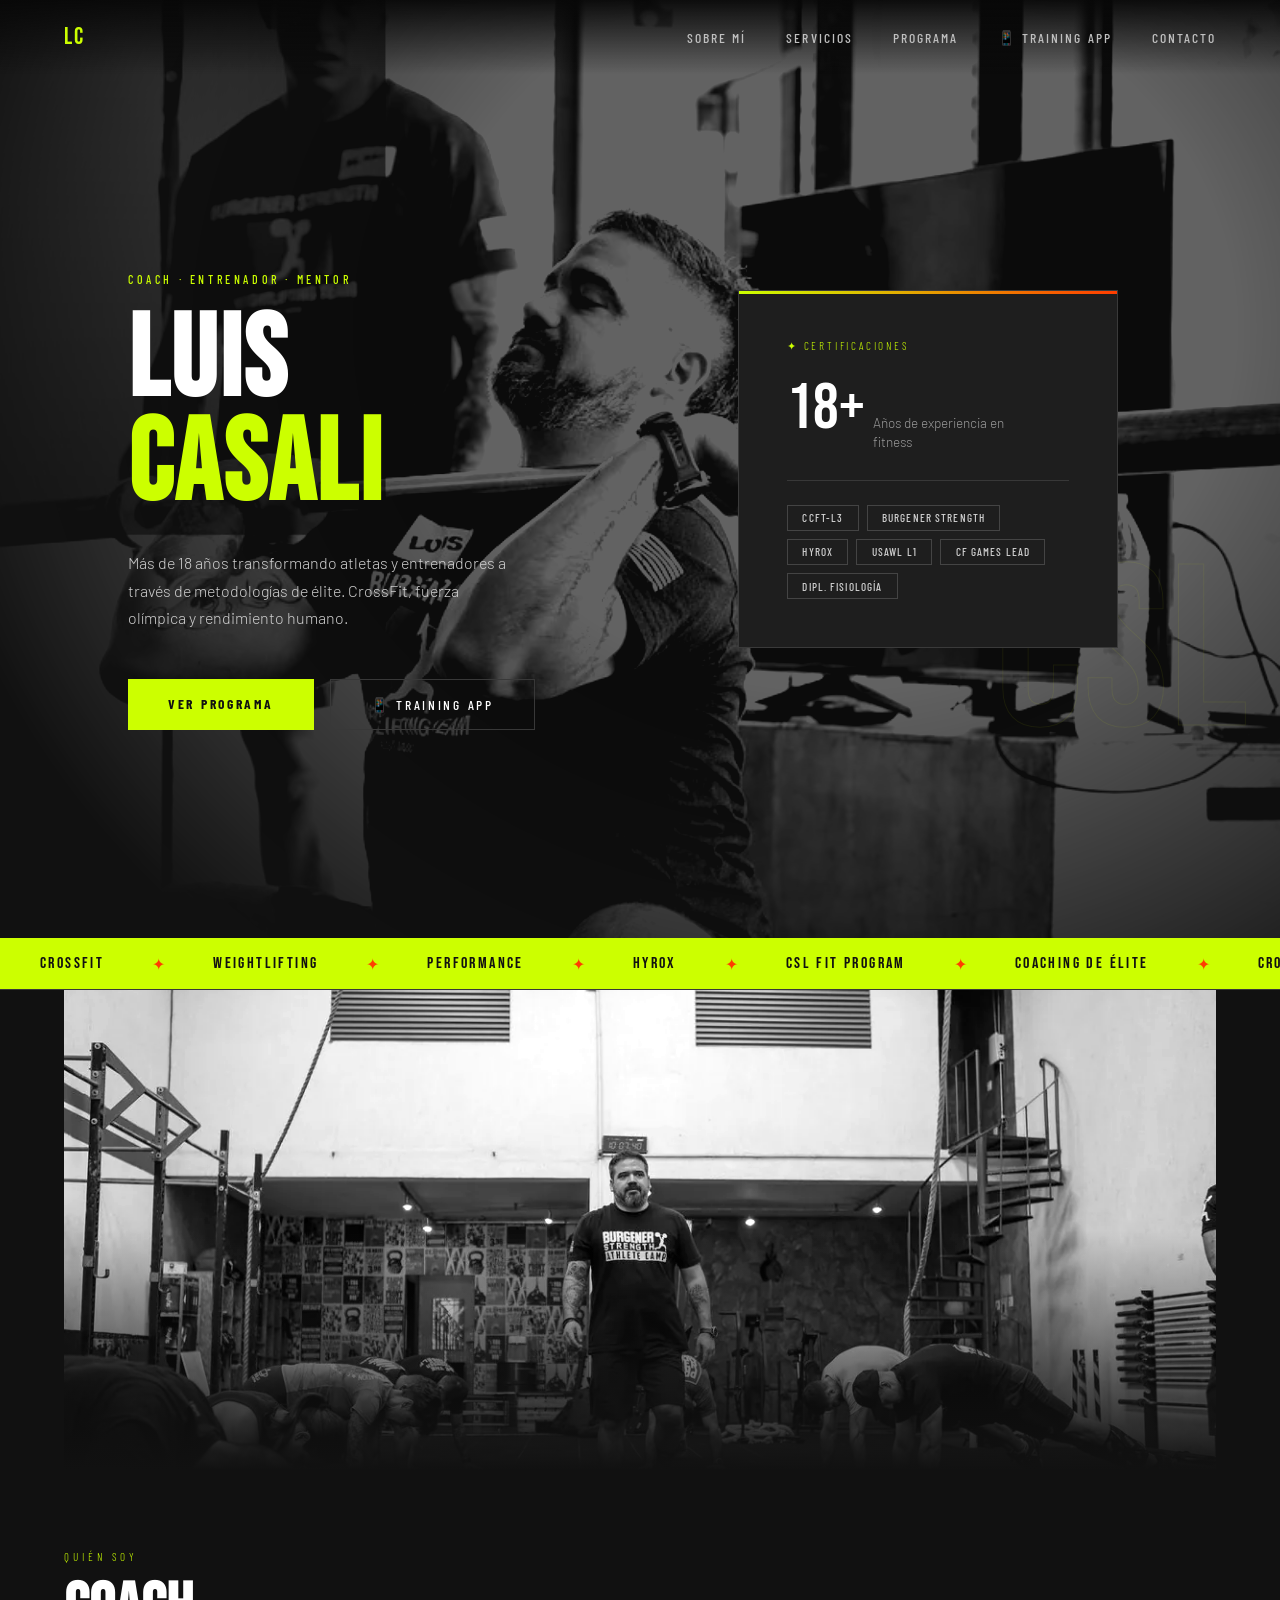
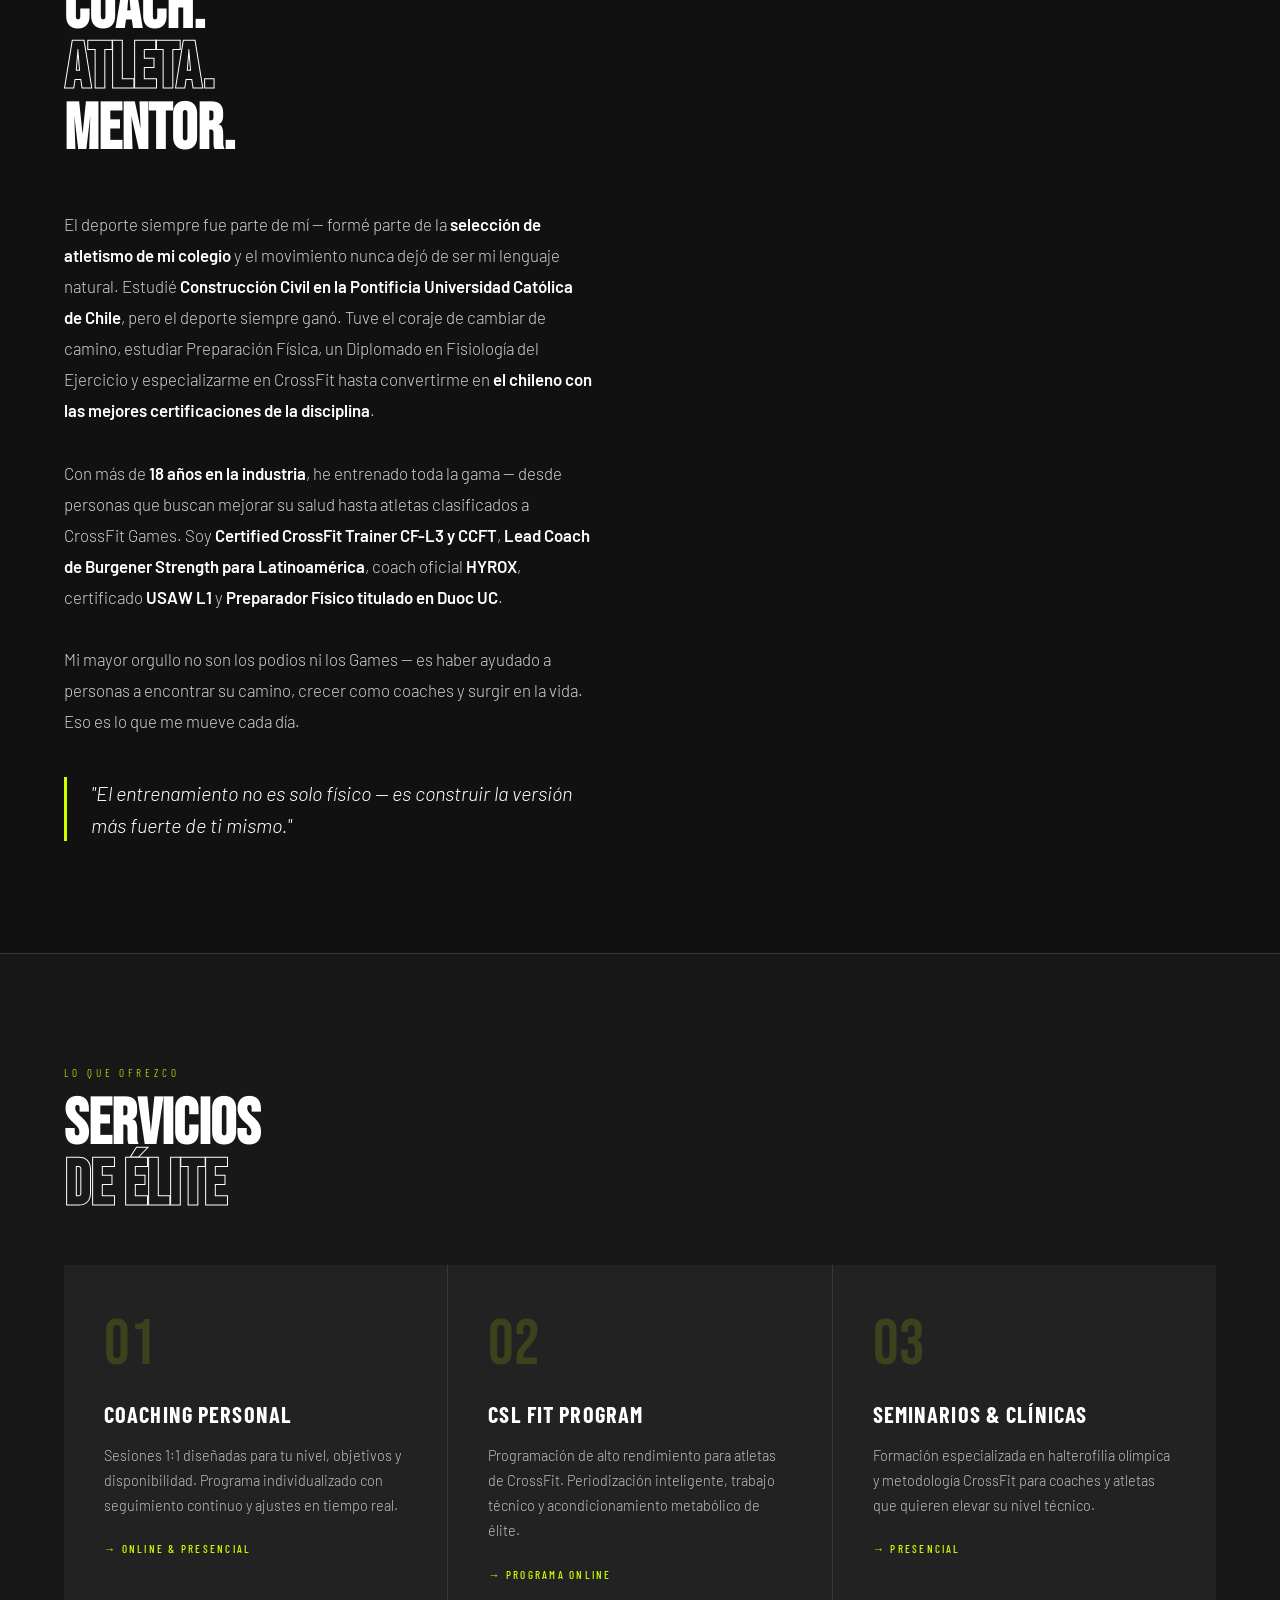
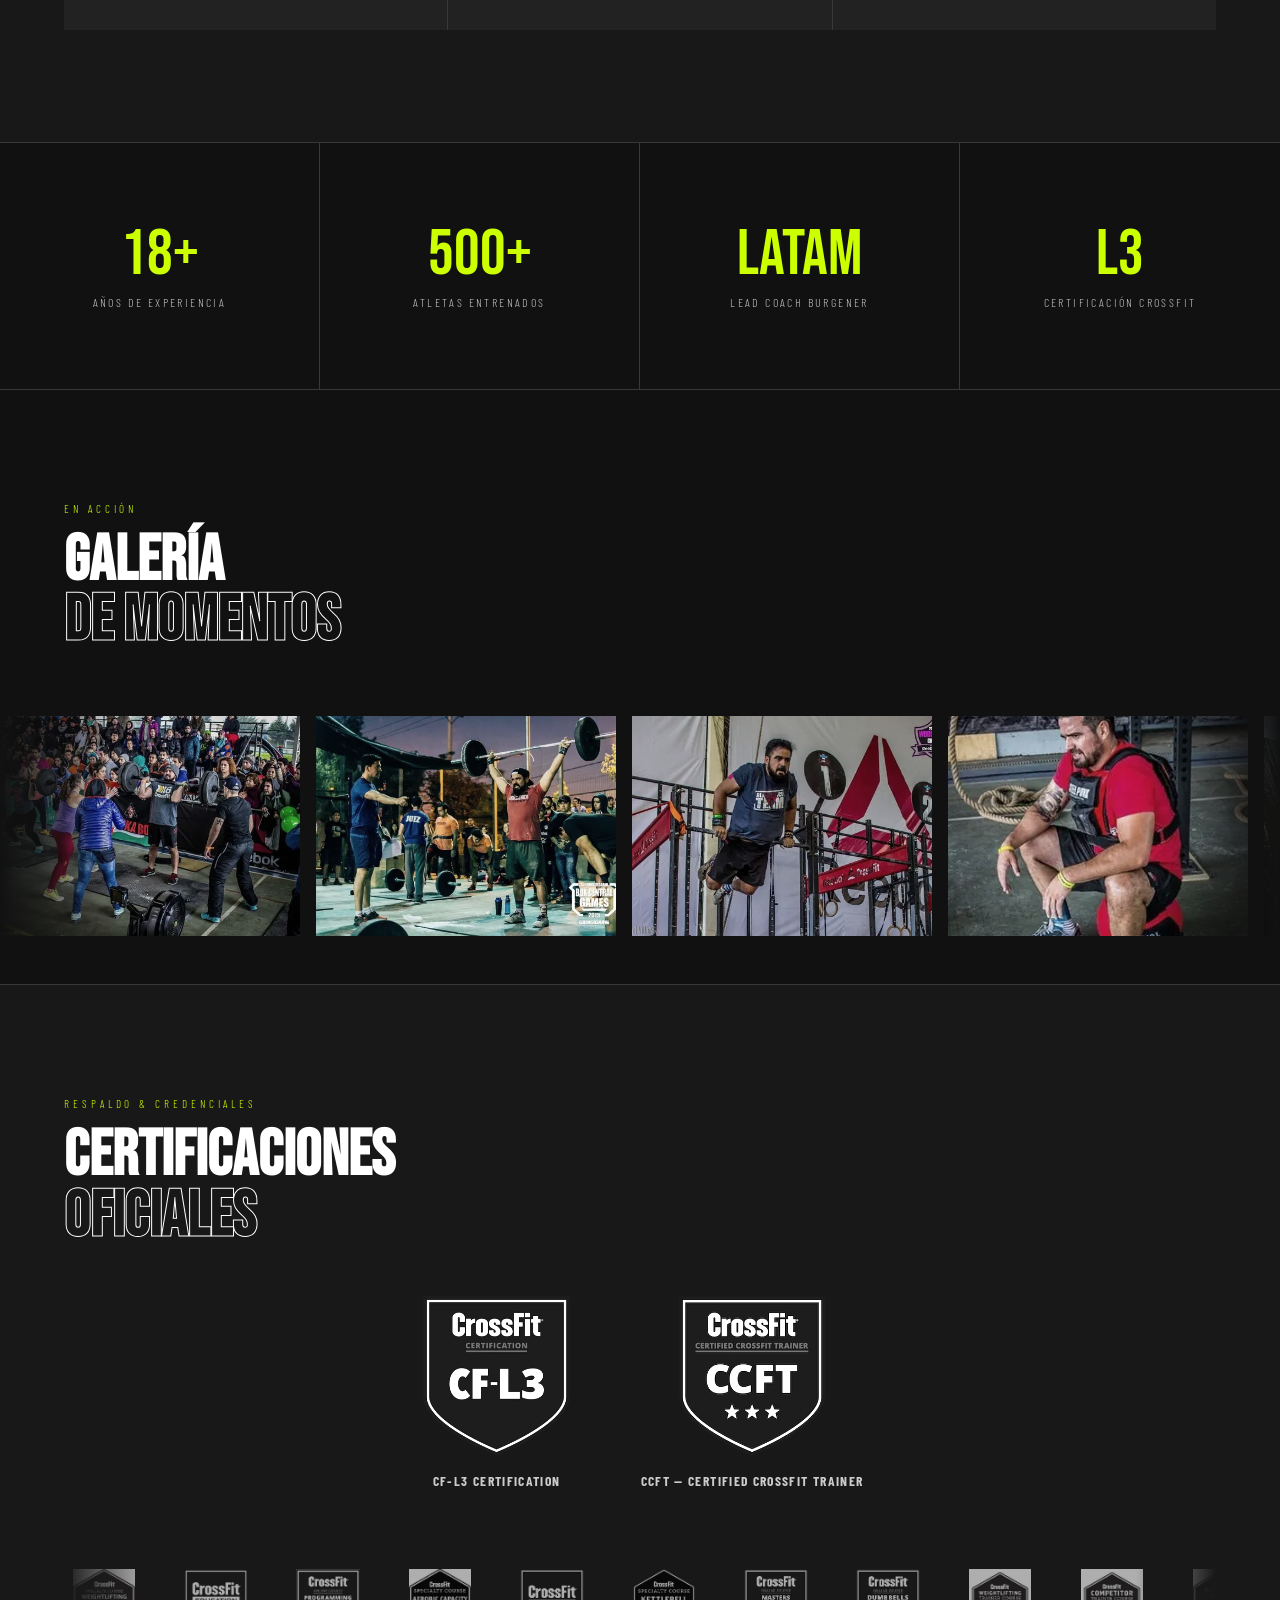
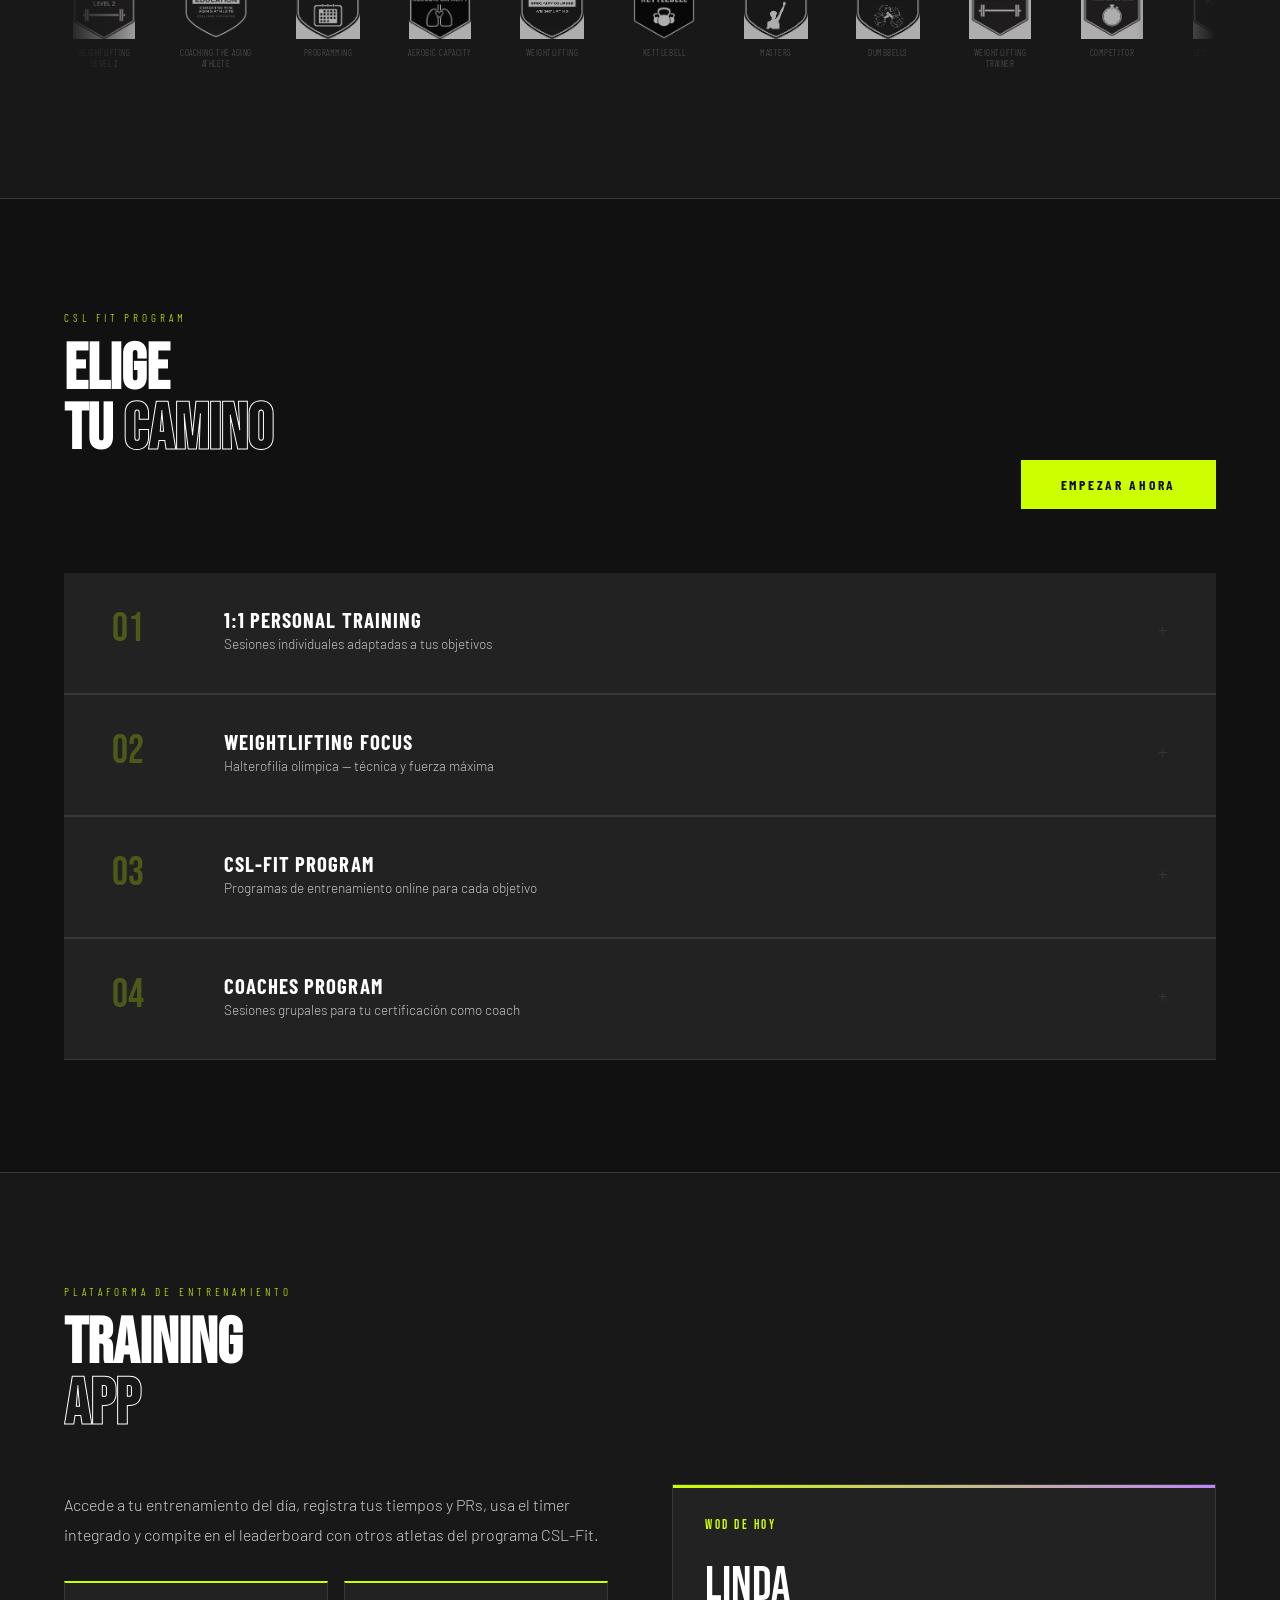
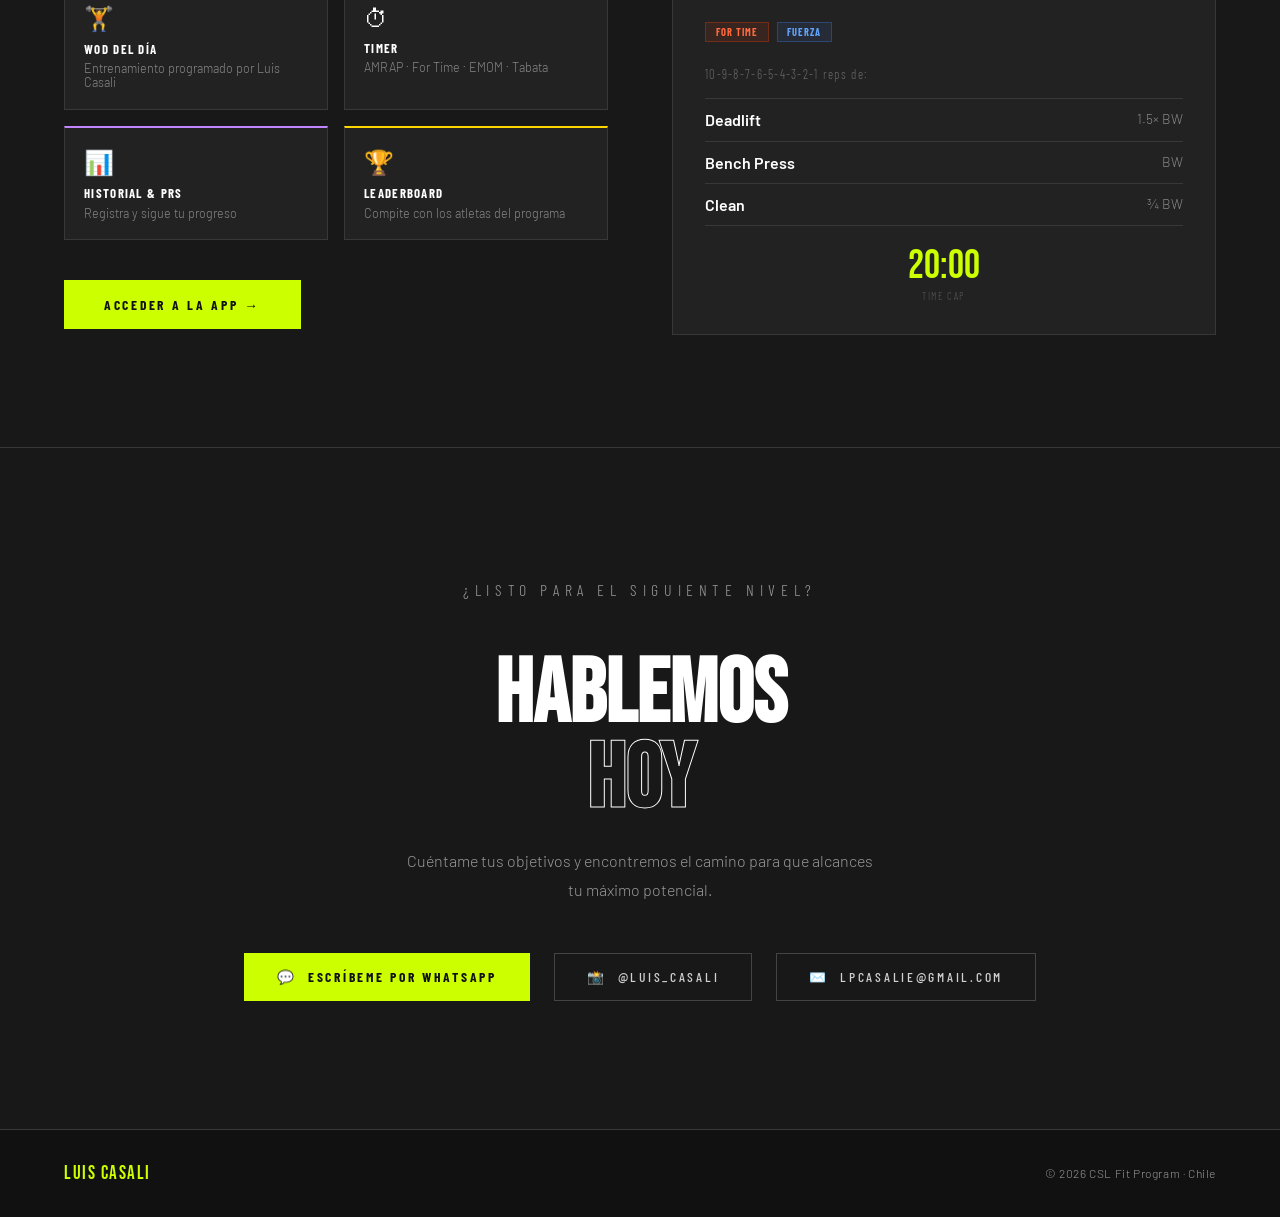
<file: Index.html>
<!DOCTYPE html>
<html lang="es">
<head>
  <meta charset="UTF-8" />
  <meta name="viewport" content="width=device-width, initial-scale=1.0" />
  <title>Luis Casali — CSL Fit Program</title>
  <meta name="description" content="Luis Casali, Head Coach de CSL Fit Program: más de 18 años formando atletas y entrenadores de élite en CrossFit, Weightlifting y HYROX. CF-L3, CCFT, USAW L1, HYROX Official Coach." />
  <meta name="theme-color" content="#111111" />

  <!-- TODO: reemplazar por el dominio final una vez publicado el sitio -->
  <meta property="og:type" content="website" />
  <meta property="og:site_name" content="CSL Fit Program" />
  <meta property="og:title" content="Luis Casali — CSL Fit Program" />
  <meta property="og:description" content="Más de 18 años transformando atletas y entrenadores a través de metodologías de élite. CrossFit, fuerza olímpica y rendimiento humano." />
  <meta property="og:image" content="assets/og-image.jpg" />
  <meta property="og:image:width" content="1200" />
  <meta property="og:image:height" content="630" />
  <meta property="og:locale" content="es_CL" />

  <meta name="twitter:card" content="summary_large_image" />
  <meta name="twitter:title" content="Luis Casali — CSL Fit Program" />
  <meta name="twitter:description" content="Más de 18 años transformando atletas y entrenadores a través de metodologías de élite. CrossFit, fuerza olímpica y rendimiento humano." />
  <meta name="twitter:image" content="assets/og-image.jpg" />

  <link rel="icon" type="image/x-icon" href="assets/favicon.ico" />
  <link rel="icon" type="image/png" sizes="32x32" href="assets/favicon-32.png" />
  <link rel="icon" type="image/png" sizes="16x16" href="assets/favicon-16.png" />
  <link rel="apple-touch-icon" sizes="180x180" href="assets/apple-touch-icon.png" />

  <link href="https://fonts.googleapis.com/css2?family=Bebas+Neue&family=Barlow:ital,wght@0,300;0,400;0,600;1,300&family=Barlow+Condensed:wght@500;700&display=swap" rel="stylesheet" />
  <style>
    *, *::before, *::after { box-sizing: border-box; margin: 0; padding: 0; }

    :root {
      --black: #111111;
      --dark: #181818;
      --card: #222222;
      --border: #383838;
      --accent: #CCFF00;
      --accent2: #FF3D00;
      --text: #FFFFFF;
      --muted: #999999;
      --font-display: 'Bebas Neue', sans-serif;
      --font-condensed: 'Barlow Condensed', sans-serif;
      --font-body: 'Barlow', sans-serif;
    }

    html { scroll-behavior: smooth; background: #111111; }

    body {
      background: #111111 !important;
      color: #FFFFFF;
      font-family: var(--font-body);
      font-weight: 300;
      overflow-x: hidden;
      cursor: default;
    }

    /* noise removed */

    /* ── NAV ── */
    nav {
      position: fixed;
      top: 0; left: 0; right: 0;
      z-index: 100;
      display: flex;
      justify-content: space-between;
      align-items: center;
      padding: 1.4rem 4rem;
      background: linear-gradient(to bottom, rgba(8,8,8,0.95) 0%, transparent 100%);
    }

    .nav-logo {
      font-family: var(--font-display);
      font-size: 1.5rem;
      letter-spacing: 0.08em;
      color: var(--accent);
    }

    .nav-links {
      display: flex;
      gap: 2.5rem;
      list-style: none;
    }

    .nav-links a {
      font-family: var(--font-condensed);
      font-size: 0.85rem;
      font-weight: 500;
      letter-spacing: 0.15em;
      text-transform: uppercase;
      color: #C0C0C0;
      text-decoration: none;
      transition: color 0.2s;
    }

    .nav-links a:hover { color: var(--accent); }

    /* ── HERO ── */
    #hero {
      min-height: 100vh;
      display: grid;
      grid-template-columns: 1fr 1fr;
      position: relative;
      overflow: hidden;
      background: #111111;
    }

    #hero::before {
      content: '';
      position: absolute;
      inset: 0;
      background-image: url("assets/images/hero-bg.webp");
      background-size: cover;
      background-position: center 20%;
      opacity: 0.38;
      mix-blend-mode: luminosity;
      filter: contrast(1.4) brightness(0.9);
      z-index: 0;
      mask-image: radial-gradient(ellipse 90% 110% at 65% 35%, black 35%, transparent 80%);
      -webkit-mask-image: radial-gradient(ellipse 90% 110% at 65% 35%, black 35%, transparent 80%);
    }

    .hero-left { position: relative; z-index: 1; }

    .hero-left {
      display: flex;
      flex-direction: column;
      justify-content: flex-end;
      padding: 10rem 4rem 6rem;
      position: relative;
      z-index: 2;
    }

    .hero-tag {
      font-family: var(--font-condensed);
      font-size: 0.75rem;
      font-weight: 500;
      letter-spacing: 0.3em;
      text-transform: uppercase;
      color: var(--accent);
      margin-bottom: 1.5rem;
      opacity: 0;
      animation: fadeUp 0.8s 0.2s forwards;
    }

    .hero-title {
      font-family: var(--font-display);
      font-size: clamp(5rem, 9vw, 9rem);
      line-height: 0.9;
      letter-spacing: 0.02em;
      text-transform: uppercase;
      color: #FFFFFF;
      opacity: 0;
      animation: fadeUp 0.8s 0.4s forwards;
    }

    .hero-title span {
      display: block;
      color: var(--accent);
      -webkit-text-stroke: 0px;
    }

    .hero-subtitle {
      margin-top: 2rem;
      font-size: 1rem;
      font-weight: 300;
      line-height: 1.7;
      color: #D0D0D0;
      max-width: 380px;
      opacity: 0;
      animation: fadeUp 0.8s 0.6s forwards;
    }

    .hero-ctas {
      margin-top: 3rem;
      display: flex;
      gap: 1rem;
      opacity: 0;
      animation: fadeUp 0.8s 0.8s forwards;
    }

    .btn-primary {
      background: var(--accent);
      color: var(--black);
      font-family: var(--font-condensed);
      font-weight: 700;
      font-size: 0.85rem;
      letter-spacing: 0.2em;
      text-transform: uppercase;
      padding: 1rem 2.5rem;
      text-decoration: none;
      transition: background 0.2s, transform 0.15s;
    }

    .btn-primary:hover { background: #fff; transform: translateY(-2px); }

    .btn-ghost {
      border: 1px solid var(--border);
      color: var(--text);
      font-family: var(--font-condensed);
      font-weight: 500;
      font-size: 0.85rem;
      letter-spacing: 0.2em;
      text-transform: uppercase;
      padding: 1rem 2.5rem;
      text-decoration: none;
      transition: border-color 0.2s, color 0.2s, transform 0.15s;
    }

    .btn-ghost:hover { border-color: var(--accent); color: var(--accent); transform: translateY(-2px); }

    .hero-right {
      position: relative;
      display: flex;
      align-items: center;
      justify-content: center;
    }

    .hero-bg-text {
      position: absolute;
      font-family: var(--font-display);
      font-size: clamp(10rem, 18vw, 18rem);
      color: transparent;
      -webkit-text-stroke: 1px rgba(232,255,0,0.07);
      text-transform: uppercase;
      white-space: nowrap;
      user-select: none;
      right: -2rem;
      bottom: 2rem;
      animation: fadeIn 1.2s 0.3s both;
    }

    .hero-card {
      background: #1E1E1E;
      border: 1px solid #3A3A3A;
      padding: 3rem;
      width: 380px;
      position: relative;
      opacity: 0;
      animation: fadeUp 0.9s 0.5s forwards;
    }

    .hero-card::before {
      content: '';
      position: absolute;
      top: 0; left: 0; right: 0;
      height: 3px;
      background: linear-gradient(90deg, var(--accent), var(--accent2));
    }

    .card-cert {
      font-family: var(--font-condensed);
      font-size: 0.7rem;
      letter-spacing: 0.25em;
      text-transform: uppercase;
      color: var(--accent);
      margin-bottom: 1.5rem;
    }

    .card-stat {
      display: flex;
      align-items: baseline;
      gap: 0.5rem;
      margin-bottom: 1.8rem;
    }

    .card-stat-number {
      font-family: var(--font-display);
      font-size: 4rem;
      line-height: 1;
      color: var(--text);
    }

    .card-stat-label {
      font-size: 0.85rem;
      color: var(--muted);
      line-height: 1.4;
      max-width: 160px;
    }

    .card-divider {
      height: 1px;
      background: var(--border);
      margin: 1.5rem 0;
    }

    .card-badges {
      display: flex;
      flex-wrap: wrap;
      gap: 0.5rem;
    }

    .badge {
      font-family: var(--font-condensed);
      font-size: 0.7rem;
      letter-spacing: 0.1em;
      text-transform: uppercase;
      font-weight: 500;
      padding: 0.35rem 0.9rem;
      border: 1px solid #444;
      color: #D0D0D0;
    }

    /* ── TICKER ── */
    .ticker-wrap {
      background: var(--accent);
      padding: 0.9rem 0;
      overflow: hidden;
      white-space: nowrap;
    }

    .ticker {
      display: inline-flex;
      animation: ticker 20s linear infinite;
    }

    .ticker-item {
      font-family: var(--font-display);
      font-size: 1rem;
      letter-spacing: 0.15em;
      text-transform: uppercase;
      color: var(--black);
      padding: 0 2.5rem;
    }

    .ticker-dot {
      color: var(--accent2);
      padding: 0 0.5rem;
    }

    /* ── SECTIONS SHARED ── */
    section {
      padding: 7rem 4rem;
    }

    .section-label {
      font-family: var(--font-condensed);
      font-size: 0.7rem;
      letter-spacing: 0.35em;
      text-transform: uppercase;
      color: var(--accent);
      margin-bottom: 1rem;
    }

    .section-title {
      font-family: var(--font-display);
      font-size: clamp(3rem, 5vw, 5.5rem);
      line-height: 0.95;
      text-transform: uppercase;
      color: var(--text);
      margin-bottom: 3rem;
    }

    .section-title em {
      font-style: normal;
      -webkit-text-stroke: 1px var(--text);
      color: transparent;
    }

    /* ── ABOUT PHOTO ── */
    .about-photo-wrap {
      grid-column: 1 / -1;
      width: 100%;
      height: 480px;
      overflow: hidden;
      margin-bottom: 1rem;
      position: relative;
    }

    .about-photo {
      width: 100%;
      height: 100%;
      object-fit: cover;
      object-position: center 30%;
      filter: grayscale(100%) contrast(1.1);
      display: block;
    }

    .about-photo-wrap::after {
      content: '';
      position: absolute;
      inset: 0;
      background: linear-gradient(to bottom, transparent 50%, #111111 100%);
    }

    /* ── ABOUT ── */
    #about {
      display: grid;
      grid-template-columns: 1fr 1fr;
      gap: 4rem 6rem;
      align-items: start;
      border-top: 1px solid var(--border);
      padding-top: 0;
    }

    .about-text {
      font-size: 1.05rem;
      line-height: 1.85;
      color: #D0D0D0;
    }

    .about-text strong { color: var(--text); font-weight: 600; }

    .about-highlight {
      margin-top: 2.5rem;
      border-left: 3px solid var(--accent);
      padding-left: 1.5rem;
      font-size: 1.25rem;
      font-weight: 300;
      color: var(--text);
      font-style: italic;
      line-height: 1.6;
    }

    .credentials-grid {
      display: grid;
      grid-template-columns: 1fr 1fr;
      gap: 1px;
      background: var(--border);
    }

    .cred-item {
      background: var(--card);
      padding: 1.8rem;
    }

    .cred-icon {
      font-size: 1.5rem;
      margin-bottom: 0.8rem;
    }

    .cred-title {
      font-family: var(--font-condensed);
      font-size: 0.8rem;
      font-weight: 700;
      letter-spacing: 0.1em;
      text-transform: uppercase;
      color: var(--text);
      margin-bottom: 0.3rem;
    }

    .cred-desc {
      font-size: 0.8rem;
      color: #C0C0C0;
      line-height: 1.5;
    }

    .about-creds-label {
      grid-column: 1 / -1;
      font-family: var(--font-condensed);
      font-size: 0.7rem;
      letter-spacing: 0.3em;
      text-transform: uppercase;
      color: var(--accent);
      margin-top: 2.5rem;
      margin-bottom: 0.8rem;
    }

    .about-creds {
      grid-column: 1 / -1;
      display: flex;
      align-items: center;
      gap: 0;
      border: 1px solid var(--border);
      background: #1a1a1a;
      overflow: hidden;
    }

    .about-cred-item {
      display: flex;
      align-items: center;
      gap: 0.6rem;
      padding: 0.9rem 1.2rem;
      flex: 1;
      transition: background 0.2s;
      white-space: nowrap;
    }

    .about-cred-item:hover { background: #222; }

    .cred-value {
      font-family: var(--font-condensed);
      font-size: 0.95rem;
      font-weight: 700;
      color: var(--accent);
      letter-spacing: 0.05em;
      text-transform: uppercase;
    }

    .cred-label {
      font-family: var(--font-condensed);
      font-size: 0.7rem;
      letter-spacing: 0.08em;
      text-transform: uppercase;
      color: #777;
    }

    .about-cred-divider {
      width: 1px;
      height: 30px;
      background: var(--border);
      flex-shrink: 0;
    }

    @media (max-width: 900px) {
      .about-creds { flex-wrap: wrap; }
      .about-cred-divider { display: none; }
      .about-cred-item { width: 50%; border-bottom: 1px solid var(--border); }
    }

    /* ── SERVICES ── */
    #services {
      border-top: 1px solid var(--border);
      background: var(--dark);
    }

    .services-grid {
      display: grid;
      grid-template-columns: repeat(3, 1fr);
      gap: 1px;
      background: var(--border);
    }

    .service-card {
      background: var(--card);
      padding: 3rem 2.5rem;
      position: relative;
      overflow: hidden;
      transition: background 0.3s;
    }

    .service-card:hover { background: #1e1e1e; }

    .service-card::after {
      content: '';
      position: absolute;
      bottom: 0; left: 0;
      width: 0; height: 2px;
      background: var(--accent);
      transition: width 0.4s ease;
    }

    .service-card:hover::after { width: 100%; }

    .service-number {
      font-family: var(--font-display);
      font-size: 4rem;
      color: rgba(212,255,0,0.15);
      line-height: 1;
      margin-bottom: 1.5rem;
    }

    .service-title {
      font-family: var(--font-condensed);
      font-size: 1.4rem;
      font-weight: 700;
      letter-spacing: 0.05em;
      text-transform: uppercase;
      color: var(--text);
      margin-bottom: 1rem;
    }

    .service-desc {
      font-size: 0.9rem;
      line-height: 1.75;
      color: #C0C0C0;
    }

    .service-tag {
      display: inline-block;
      margin-top: 1.5rem;
      font-family: var(--font-condensed);
      font-size: 0.7rem;
      letter-spacing: 0.2em;
      text-transform: uppercase;
      color: var(--accent);
      font-weight: 500;
    }

    /* ── STATS ── */
    #stats {
      border-top: 1px solid var(--border);
      display: grid;
      grid-template-columns: repeat(4, 1fr);
      gap: 0;
      padding: 0;
    }

    .stat-block {
      padding: 5rem 3rem;
      border-right: 1px solid var(--border);
      text-align: center;
    }

    .stat-block:last-child { border-right: none; }

    .stat-num {
      font-family: var(--font-display);
      font-size: clamp(3.5rem, 5vw, 5rem);
      color: var(--accent);
      line-height: 1;
      display: block;
    }

    .stat-label {
      font-family: var(--font-condensed);
      font-size: 0.75rem;
      letter-spacing: 0.2em;
      text-transform: uppercase;
      color: #C0C0C0;
      margin-top: 0.5rem;
      display: block;
    }

    /* ── PROGRAM ── */
    #program {
      border-top: 1px solid var(--border);
    }

    .program-header {
      display: flex;
      justify-content: space-between;
      align-items: flex-end;
      margin-bottom: 4rem;
    }

    .program-list {
      display: flex;
      flex-direction: column;
      gap: 1px;
      background: var(--border);
    }

    .program-item {
      background: var(--card);
      display: grid;
      grid-template-columns: 80px 1fr auto;
      grid-template-rows: auto auto;
      align-items: center;
      padding: 2rem 3rem;
      gap: 0.5rem 2rem;
      transition: background 0.25s;
      cursor: pointer;
      border-bottom: 1px solid var(--border);
    }

    .program-item:hover { background: #1c1c1c; }

    .program-item.open { background: #1c1c1c; }
    .program-item.open .prog-arrow { color: var(--accent); transform: rotate(45deg); }
    .program-item.open .prog-num { color: var(--accent); }

    .prog-info { grid-column: 2; }

    .prog-expand {
      grid-column: 1 / -1;
      max-height: 0;
      overflow: hidden;
      transition: max-height 0.4s ease, padding 0.3s ease;
      padding: 0 0 0 calc(80px + 2rem);
      border-top: 0px solid var(--border);
    }

    .program-item.open .prog-expand {
      max-height: 200px;
      padding: 1.5rem 0 0.5rem calc(80px + 2rem);
      border-top: 1px solid var(--border);
    }

    .prog-price-reveal {
      font-family: var(--font-display);
      font-size: 3rem;
      color: var(--accent);
      line-height: 1;
      margin-bottom: 0.8rem;
    }

    .prog-price-reveal small {
      font-family: var(--font-condensed);
      font-size: 0.9rem;
      color: #999;
      font-weight: 500;
      letter-spacing: 0.1em;
      margin-left: 4px;
    }

    .prog-detail {
      font-size: 0.9rem;
      color: #C0C0C0;
      line-height: 1.7;
      max-width: 520px;
      margin-bottom: 1.2rem;
    }

    .prog-cta {
      display: inline-block;
      font-family: var(--font-condensed);
      font-size: 0.8rem;
      font-weight: 700;
      letter-spacing: 0.15em;
      text-transform: uppercase;
      color: var(--accent);
      text-decoration: none;
      border-bottom: 1px solid var(--accent);
      padding-bottom: 2px;
      transition: opacity 0.2s;
    }

    .prog-cta:hover { opacity: 0.7; }

    .prog-arrow {
      font-size: 1.6rem;
      color: #555;
      transition: color 0.2s, transform 0.3s;
      line-height: 1;
      font-weight: 300;
    }

    .prog-num {
      font-family: var(--font-display);
      font-size: 2.5rem;
      color: rgba(204,255,0,0.25);
      transition: color 0.3s;
    }

    .prog-title {
      font-family: var(--font-condensed);
      font-size: 1.3rem;
      font-weight: 700;
      letter-spacing: 0.05em;
      text-transform: uppercase;
      color: var(--text);
    }

    .prog-sub {
      font-size: 0.85rem;
      color: #C0C0C0;
      margin-top: 0.2rem;
    }

    .prog-price {
      font-family: var(--font-display);
      font-size: 1.6rem;
      color: var(--accent);
      white-space: nowrap;
      text-align: right;
    }

    .prog-price small {
      font-family: var(--font-condensed);
      font-size: 0.75rem;
      color: #999;
      font-weight: 500;
      letter-spacing: 0.1em;
      margin-left: 2px;
    }

    .prog-arrow {
      font-size: 1.2rem;
      color: var(--border);
      transition: color 0.2s, transform 0.2s;
    }

    /* ── GALLERY ── */
    #gallery {
      border-top: 1px solid var(--border);
      padding: 7rem 0 0;
    }

    #gallery .section-label,
    #gallery .section-title {
      padding: 0 4rem;
    }

    #gallery .section-title {
      margin-bottom: 3rem;
    }

    .gallery-track-wrap {
      overflow: hidden;
      position: relative;
    }

    .gallery-track-wrap::before,
    .gallery-track-wrap::after {
      content: '';
      position: absolute;
      top: 0; bottom: 0;
      width: 120px;
      z-index: 2;
      pointer-events: none;
    }

    .gallery-track-wrap::before {
      left: 0;
      background: linear-gradient(to right, #111, transparent);
    }

    .gallery-track-wrap::after {
      right: 0;
      background: linear-gradient(to left, #111, transparent);
    }

    .gallery-track {
      display: flex;
      gap: 1rem;
      animation: gallery-scroll 50s linear infinite;
      width: max-content;
      padding: 1rem 0 3rem;
    }

    .gallery-track-wrap:hover .gallery-track {
      animation-play-state: paused;
    }

    .gallery-item {
      width: 300px;
      height: 220px;
      overflow: hidden;
      flex-shrink: 0;
      position: relative;
    }

    .gallery-item img {
      width: 100%;
      height: 100%;
      object-fit: cover;
      transition: transform 0.4s ease, filter 0.4s ease;
      filter: grayscale(30%);
    }

    .gallery-item:hover img {
      transform: scale(1.05);
      filter: grayscale(0%);
    }

    @keyframes gallery-scroll {
      from { transform: translateX(0); }
      to   { transform: translateX(-50%); }
    }

    /* ── LOGOS ── */
    #logos {
      border-top: 1px solid var(--border);
      padding: 7rem 4rem;
      background: var(--dark);
    }

    .logos-main {
      display: flex;
      justify-content: center;
      gap: 4rem;
      margin-bottom: 4rem;
    }

    .logo-main-item {
      display: flex;
      flex-direction: column;
      align-items: center;
      gap: 1rem;
      transition: transform 0.2s;
    }

    .logo-main-item:hover { transform: translateY(-5px); }

    .logo-main-item img {
      width: 160px;
      height: 160px;
      object-fit: contain;
      filter: brightness(1.1);
      drop-shadow: 0 4px 20px rgba(204,255,0,0.15);
    }

    .logo-main-item span {
      font-family: var(--font-condensed);
      font-size: 0.85rem;
      font-weight: 700;
      letter-spacing: 0.1em;
      text-transform: uppercase;
      color: #CCCCCC;
      text-align: center;
    }

    .logos-divider {
      height: 1px;
      background: var(--border);
      margin-bottom: 3rem;
    }

    .logos-small {
      overflow: hidden;
      position: relative;
      padding: 1rem 0;
    }

    .logos-small::before,
    .logos-small::after {
      content: '';
      position: absolute;
      top: 0; bottom: 0;
      width: 80px;
      z-index: 2;
    }

    .logos-small::before {
      left: 0;
      background: linear-gradient(to right, var(--dark), transparent);
    }

    .logos-small::after {
      right: 0;
      background: linear-gradient(to left, var(--dark), transparent);
    }

    .logos-track {
      display: flex;
      gap: 2rem;
      animation: scroll-logos 30s linear infinite;
      width: max-content;
    }

    .logos-small:hover .logos-track {
      animation-play-state: paused;
    }

    .logo-small-item {
      display: flex;
      flex-direction: column;
      align-items: center;
      gap: 0.5rem;
      opacity: 0.65;
      transition: opacity 0.2s, transform 0.2s;
      min-width: 80px;
    }

    .logo-small-item:hover {
      opacity: 1;
      transform: translateY(-4px);
    }

    .logo-small-item img {
      width: 70px;
      height: 70px;
      object-fit: contain;
    }

    .logo-small-item span {
      font-family: var(--font-condensed);
      font-size: 0.55rem;
      letter-spacing: 0.06em;
      text-transform: uppercase;
      color: #777;
      text-align: center;
      line-height: 1.3;
      max-width: 75px;
    }

    @keyframes scroll-logos {
      from { transform: translateX(0); }
      to   { transform: translateX(-50%); }
    }

    @media (max-width: 900px) {
      .logos-main { gap: 2rem; }
      .logo-main-item img { width: 110px; height: 110px; }
    }

    /* ── CERTIFICATIONS ── */
    #certifications {
      border-top: 1px solid var(--border);
      padding: 7rem 4rem;
    }

    .cert-grid {
      display: grid;
      grid-template-columns: repeat(3, 1fr);
      gap: 1.5rem;
      margin-top: 1rem;
    }

    .cert-card {
      background: var(--card);
      border: 1px solid var(--border);
      border-top: 3px solid var(--cert-color);
      padding: 2rem;
      display: flex;
      gap: 1.5rem;
      align-items: flex-start;
      transition: transform 0.2s, border-color 0.2s;
    }

    .cert-card:hover {
      transform: translateY(-3px);
      border-color: var(--cert-color);
    }

    .cert-logo-text {
      font-family: var(--font-display);
      font-size: 1.6rem;
      color: var(--cert-color);
      line-height: 1;
      min-width: 52px;
      text-align: center;
      padding-top: 2px;
    }

    .cert-name {
      font-family: var(--font-condensed);
      font-size: 1rem;
      font-weight: 700;
      letter-spacing: 0.05em;
      text-transform: uppercase;
      color: #fff;
      margin-bottom: 0.2rem;
    }

    .cert-level {
      font-size: 0.8rem;
      color: var(--cert-color);
      font-weight: 600;
      margin-bottom: 0.2rem;
      font-family: var(--font-condensed);
      letter-spacing: 0.05em;
    }

    .cert-org {
      font-size: 0.75rem;
      color: #777;
      margin-bottom: 0.8rem;
      font-family: var(--font-condensed);
      letter-spacing: 0.08em;
      text-transform: uppercase;
    }

    .cert-subs {
      display: flex;
      flex-wrap: wrap;
      gap: 0.4rem;
    }

    .cert-subs span {
      font-family: var(--font-condensed);
      font-size: 0.65rem;
      letter-spacing: 0.08em;
      text-transform: uppercase;
      color: #888;
      border: 1px solid #333;
      padding: 0.2rem 0.6rem;
    }

    @media (max-width: 900px) {
      .cert-grid { grid-template-columns: 1fr; }
    }

    /* ── CONTACT ── */
    #contact {
      border-top: 1px solid var(--border);
      background: var(--dark);
      text-align: center;
      padding: 8rem 4rem;
    }

    #contact .section-title {
      font-size: clamp(3.5rem, 7vw, 8rem);
      margin-bottom: 1.5rem;
    }

    #contact p {
      font-size: 1rem;
      color: var(--muted);
      max-width: 480px;
      margin: 0 auto 3rem;
      line-height: 1.8;
    }

    .contact-links {
      display: flex;
      justify-content: center;
      gap: 1.5rem;
      flex-wrap: wrap;
    }

    .contact-link {
      font-family: var(--font-condensed);
      font-size: 0.85rem;
      letter-spacing: 0.2em;
      text-transform: uppercase;
      font-weight: 500;
      color: #D0D0D0;
      text-decoration: none;
      border: 1px solid #444;
      padding: 0.9rem 2rem;
      transition: color 0.2s, border-color 0.2s;
      display: flex;
      align-items: center;
      gap: 0.7rem;
    }

    .contact-link:hover { color: var(--accent); border-color: var(--accent); }

    .contact-link.primary {
      background: var(--accent);
      color: var(--black);
      border-color: var(--accent);
      font-weight: 700;
    }

    .contact-link.primary:hover { background: #fff; color: var(--black); border-color: #fff; }

    /* ── FOOTER ── */
    footer {
      border-top: 1px solid var(--border);
      padding: 2rem 4rem;
      display: flex;
      justify-content: space-between;
      align-items: center;
    }

    .footer-logo {
      font-family: var(--font-display);
      font-size: 1.2rem;
      letter-spacing: 0.08em;
      color: var(--accent);
    }

    .footer-copy {
      font-size: 0.75rem;
      color: var(--muted);
      letter-spacing: 0.05em;
    }

    /* ── ANIMATIONS ── */
    @keyframes fadeUp {
      from { opacity: 0; transform: translateY(30px); }
      to   { opacity: 1; transform: translateY(0); }
    }

    @keyframes fadeIn {
      from { opacity: 0; }
      to   { opacity: 1; }
    }

    @keyframes ticker {
      from { transform: translateX(0); }
      to   { transform: translateX(-50%); }
    }

    /* ── RESPONSIVE ── */
    @media (max-width: 900px) {
      nav { padding: 1.2rem 2rem; }
      .nav-links { display: none; }
      #hero { grid-template-columns: 1fr; }
      .hero-right { display: none; }
      .hero-left { padding: 9rem 2rem 5rem; }
      section { padding: 5rem 2rem; }
      #about { grid-template-columns: 1fr; gap: 3rem; }
      .services-grid { grid-template-columns: 1fr; }
      #stats { grid-template-columns: 1fr 1fr; }
      .stat-block { border-right: none; border-bottom: 1px solid var(--border); }
      .program-item { grid-template-columns: 50px 1fr auto; padding: 1.5rem 1.5rem; }
      footer { flex-direction: column; gap: 1rem; text-align: center; }
    }
  </style>
</head>
<body>

<!-- NAV -->
<nav>
  <div class="nav-logo">LC</div>
  <ul class="nav-links">
    <li><a href="#about">Sobre mí</a></li>
    <li><a href="#services">Servicios</a></li>
    <li><a href="#program">Programa</a></li>
    <li><a href="https://cslapp.netlify.app" target="_blank">📱 Training App</a></li>
    <li><a href="#contact">Contacto</a></li>
  </ul>
</nav>

<!-- HERO -->
<section id="hero">
  <div class="hero-left">
    <p class="hero-tag">Coach · Entrenador · Mentor</p>
    <h1 class="hero-title">
      Luis<br>
      <span>Casali</span>
    </h1>
    <p class="hero-subtitle">
      Más de 18 años transformando atletas y entrenadores a través de metodologías de élite. CrossFit, fuerza olímpica y rendimiento humano.
    </p>
    <div class="hero-ctas">
      <a href="#program" class="btn-primary">Ver Programa</a>
      <a href="https://cslapp.netlify.app" target="_blank" class="btn-ghost">📱 Training App</a>
    </div>
  </div>

  <div class="hero-right">
    <div class="hero-bg-text">CSL</div>
    <div class="hero-card">
      <p class="card-cert">✦ Certificaciones</p>
      <div class="card-stat">
        <span class="card-stat-number">18+</span>
        <span class="card-stat-label">Años de experiencia en fitness</span>
      </div>
      <div class="card-divider"></div>
      <div class="card-badges">
        <span class="badge">CCFT-L3</span>
        <span class="badge">Burgener Strength</span>
        <span class="badge">HYROX</span>
        <span class="badge">USAWL L1</span>
        <span class="badge">CF Games Lead</span>
        <span class="badge">Dipl. Fisiología</span>
      </div>
    </div>
  </div>
</section>

<!-- TICKER -->
<div class="ticker-wrap">
  <div class="ticker">
    <span class="ticker-item">CrossFit</span><span class="ticker-dot">✦</span>
    <span class="ticker-item">Weightlifting</span><span class="ticker-dot">✦</span>
    <span class="ticker-item">Performance</span><span class="ticker-dot">✦</span>
    <span class="ticker-item">HYROX</span><span class="ticker-dot">✦</span>
    <span class="ticker-item">CSL Fit Program</span><span class="ticker-dot">✦</span>
    <span class="ticker-item">Coaching de Élite</span><span class="ticker-dot">✦</span>
    <span class="ticker-item">CrossFit</span><span class="ticker-dot">✦</span>
    <span class="ticker-item">Weightlifting</span><span class="ticker-dot">✦</span>
    <span class="ticker-item">Performance</span><span class="ticker-dot">✦</span>
    <span class="ticker-item">HYROX</span><span class="ticker-dot">✦</span>
    <span class="ticker-item">CSL Fit Program</span><span class="ticker-dot">✦</span>
    <span class="ticker-item">Coaching de Élite</span><span class="ticker-dot">✦</span>
  </div>
</div>

<!-- ABOUT -->
<section id="about">
  <div class="about-photo-wrap">
    <img src="assets/images/about-photo.webp" loading="lazy" alt="Luis Casali coaching" class="about-photo" />
  </div>
  <div>
    <p class="section-label">Quién soy</p>
    <h2 class="section-title">Coach.<br><em>Atleta.</em><br>Mentor.</h2>
    <p class="about-text">
      El deporte siempre fue parte de mí — formé parte de la <strong>selección de atletismo de mi colegio</strong> y el movimiento nunca dejó de ser mi lenguaje natural. Estudié <strong>Construcción Civil en la Pontificia Universidad Católica de Chile</strong>, pero el deporte siempre ganó. Tuve el coraje de cambiar de camino, estudiar Preparación Física, un Diplomado en Fisiología del Ejercicio y especializarme en CrossFit hasta convertirme en <strong>el chileno con las mejores certificaciones de la disciplina</strong>.
      <br><br>
      Con más de <strong>18 años en la industria</strong>, he entrenado toda la gama — desde personas que buscan mejorar su salud hasta atletas clasificados a CrossFit Games. Soy <strong>Certified CrossFit Trainer CF-L3 y CCFT</strong>, <strong>Lead Coach de Burgener Strength para Latinoamérica</strong>, coach oficial <strong>HYROX</strong>, certificado <strong>USAW L1</strong> y <strong>Preparador Físico titulado en Duoc UC</strong>.
      <br><br>
      Mi mayor orgullo no son los podios ni los Games — es haber ayudado a personas a encontrar su camino, crecer como coaches y surgir en la vida. Eso es lo que me mueve cada día.
    </p>
    <blockquote class="about-highlight">
      "El entrenamiento no es solo físico — es construir la versión más fuerte de ti mismo."
    </blockquote>
  </div>

</section>

<!-- SERVICES -->
<section id="services">
  <p class="section-label">Lo que ofrezco</p>
  <h2 class="section-title">Servicios<br><em>de élite</em></h2>
  <div class="services-grid">
    <div class="service-card">
      <div class="service-number">01</div>
      <div class="service-title">Coaching Personal</div>
      <p class="service-desc">Sesiones 1:1 diseñadas para tu nivel, objetivos y disponibilidad. Programa individualizado con seguimiento continuo y ajustes en tiempo real.</p>
      <span class="service-tag">→ Online & Presencial</span>
    </div>
    <div class="service-card">
      <div class="service-number">02</div>
      <div class="service-title">CSL Fit Program</div>
      <p class="service-desc">Programación de alto rendimiento para atletas de CrossFit. Periodización inteligente, trabajo técnico y acondicionamiento metabólico de élite.</p>
      <span class="service-tag">→ Programa Online</span>
    </div>
    <div class="service-card">
      <div class="service-number">03</div>
      <div class="service-title">Seminarios & Clínicas</div>
      <p class="service-desc">Formación especializada en halterofilia olímpica y metodología CrossFit para coaches y atletas que quieren elevar su nivel técnico.</p>
      <span class="service-tag">→ Presencial</span>
    </div>
  </div>
</section>

<!-- STATS -->
<div id="stats">
  <div class="stat-block">
    <span class="stat-num">18+</span>
    <span class="stat-label">Años de experiencia</span>
  </div>
  <div class="stat-block">
    <span class="stat-num">500+</span>
    <span class="stat-label">Atletas entrenados</span>
  </div>
  <div class="stat-block">
    <span class="stat-num">LATAM</span>
    <span class="stat-label">Lead Coach Burgener</span>
  </div>
  <div class="stat-block">
    <span class="stat-num">L3</span>
    <span class="stat-label">Certificación CrossFit</span>
  </div>
</div>

<!-- GALLERY -->
<section id="gallery">
  <p class="section-label">En acción</p>
  <h2 class="section-title">Galería<br><em>de momentos</em></h2>
  <div class="gallery-track-wrap">
    <div class="gallery-track">
      <div class="gallery-item"><img src="assets/images/gallery-01.webp" loading="lazy" /></div>
      <div class="gallery-item"><img src="assets/images/gallery-02.webp" loading="lazy" /></div>
      <div class="gallery-item"><img src="assets/images/gallery-03.webp" loading="lazy" /></div>
      <div class="gallery-item"><img src="assets/images/gallery-04.webp" loading="lazy" /></div>
      <div class="gallery-item"><img src="assets/images/gallery-05.webp" loading="lazy" /></div>
      <div class="gallery-item"><img src="assets/images/gallery-06.webp" loading="lazy" /></div>
      <div class="gallery-item"><img src="assets/images/gallery-07.webp" loading="lazy" /></div>
      <div class="gallery-item"><img src="assets/images/gallery-08.webp" loading="lazy" /></div>
      <div class="gallery-item"><img src="assets/images/gallery-09.webp" loading="lazy" /></div>
      <div class="gallery-item"><img src="assets/images/gallery-10.webp" loading="lazy" /></div>
      <div class="gallery-item"><img src="assets/images/gallery-11.webp" loading="lazy" /></div>
      <div class="gallery-item"><img src="assets/images/gallery-12.webp" loading="lazy" /></div>
      <div class="gallery-item"><img src="assets/images/gallery-13.webp" loading="lazy" /></div>
      <div class="gallery-item"><img src="assets/images/gallery-14.webp" loading="lazy" /></div>
      <div class="gallery-item"><img src="assets/images/gallery-15.webp" loading="lazy" /></div>
      <div class="gallery-item"><img src="assets/images/gallery-16.webp" loading="lazy" /></div>
      <div class="gallery-item"><img src="assets/images/gallery-17.webp" loading="lazy" /></div>
      <div class="gallery-item"><img src="assets/images/gallery-18.webp" loading="lazy" /></div>
      <div class="gallery-item"><img src="assets/images/gallery-19.webp" loading="lazy" /></div>
      <div class="gallery-item"><img src="assets/images/gallery-20.webp" loading="lazy" /></div>
      <div class="gallery-item"><img src="assets/images/gallery-01.webp" loading="lazy" /></div>
      <div class="gallery-item"><img src="assets/images/gallery-02.webp" loading="lazy" /></div>
      <div class="gallery-item"><img src="assets/images/gallery-03.webp" loading="lazy" /></div>
      <div class="gallery-item"><img src="assets/images/gallery-04.webp" loading="lazy" /></div>
      <div class="gallery-item"><img src="assets/images/gallery-05.webp" loading="lazy" /></div>
      <div class="gallery-item"><img src="assets/images/gallery-06.webp" loading="lazy" /></div>
      <div class="gallery-item"><img src="assets/images/gallery-07.webp" loading="lazy" /></div>
      <div class="gallery-item"><img src="assets/images/gallery-08.webp" loading="lazy" /></div>
      <div class="gallery-item"><img src="assets/images/gallery-09.webp" loading="lazy" /></div>
      <div class="gallery-item"><img src="assets/images/gallery-10.webp" loading="lazy" /></div>
      <div class="gallery-item"><img src="assets/images/gallery-11.webp" loading="lazy" /></div>
      <div class="gallery-item"><img src="assets/images/gallery-12.webp" loading="lazy" /></div>
      <div class="gallery-item"><img src="assets/images/gallery-13.webp" loading="lazy" /></div>
      <div class="gallery-item"><img src="assets/images/gallery-14.webp" loading="lazy" /></div>
      <div class="gallery-item"><img src="assets/images/gallery-15.webp" loading="lazy" /></div>
      <div class="gallery-item"><img src="assets/images/gallery-16.webp" loading="lazy" /></div>
      <div class="gallery-item"><img src="assets/images/gallery-17.webp" loading="lazy" /></div>
      <div class="gallery-item"><img src="assets/images/gallery-18.webp" loading="lazy" /></div>
      <div class="gallery-item"><img src="assets/images/gallery-19.webp" loading="lazy" /></div>
      <div class="gallery-item"><img src="assets/images/gallery-20.webp" loading="lazy" /></div>
    </div>
  </div>
</section>

<!-- LOGOS -->
<section id="logos">
  <p class="section-label">Respaldo & Credenciales</p>
  <h2 class="section-title">Certificaciones<br><em>oficiales</em></h2>

  <div class="logos-main">
    <div class="logo-main-item">
      <img src="assets/images/logo-cfl3.webp" loading="lazy" alt="CF-L3 Certification" />
      <span>CF-L3 Certification</span>
    </div>
    <div class="logo-main-item">
      <img src="assets/images/ccft-certified-crossfit-trainer.webp" loading="lazy" alt="CCFT — Certified CrossFit Trainer" />
      <span>CCFT — Certified CrossFit Trainer</span>
    </div>
  </div>

    <div class="logos-small">
    <div class="logos-track">
        <div class="logo-small-item">
          <img src="assets/images/weightlifting-level-2.webp" loading="lazy" alt="Weightlifting Level 2" title="Weightlifting Level 2" />
          <span>Weightlifting Level 2</span>
        </div>
        <div class="logo-small-item">
          <img src="assets/images/coaching-the-aging-athlete.webp" loading="lazy" alt="Coaching the Aging Athlete" title="Coaching the Aging Athlete" />
          <span>Coaching the Aging Athlete</span>
        </div>
        <div class="logo-small-item">
          <img src="assets/images/programming.webp" loading="lazy" alt="Programming" title="Programming" />
          <span>Programming</span>
        </div>
        <div class="logo-small-item">
          <img src="assets/images/aerobic-capacity.webp" loading="lazy" alt="Aerobic Capacity" title="Aerobic Capacity" />
          <span>Aerobic Capacity</span>
        </div>
        <div class="logo-small-item">
          <img src="assets/images/weightlifting.webp" loading="lazy" alt="Weightlifting" title="Weightlifting" />
          <span>Weightlifting</span>
        </div>
        <div class="logo-small-item">
          <img src="assets/images/kettlebell.webp" loading="lazy" alt="Kettlebell" title="Kettlebell" />
          <span>Kettlebell</span>
        </div>
        <div class="logo-small-item">
          <img src="assets/images/masters.webp" loading="lazy" alt="Masters" title="Masters" />
          <span>Masters</span>
        </div>
        <div class="logo-small-item">
          <img src="assets/images/dumbbells.webp" loading="lazy" alt="Dumbbells" title="Dumbbells" />
          <span>Dumbbells</span>
        </div>
        <div class="logo-small-item">
          <img src="assets/images/weightlifting-trainer.webp" loading="lazy" alt="Weightlifting Trainer" title="Weightlifting Trainer" />
          <span>Weightlifting Trainer</span>
        </div>
        <div class="logo-small-item">
          <img src="assets/images/competitor.webp" loading="lazy" alt="Competitor" title="Competitor" />
          <span>Competitor</span>
        </div>
        <div class="logo-small-item">
          <img src="assets/images/lesson-planning.webp" loading="lazy" alt="Lesson Planning" title="Lesson Planning" />
          <span>Lesson Planning</span>
        </div>
        <div class="logo-small-item">
          <img src="assets/images/scaling.webp" loading="lazy" alt="Scaling" title="Scaling" />
          <span>Scaling</span>
        </div>
        <div class="logo-small-item">
          <img src="assets/images/gymnastics.webp" loading="lazy" alt="Gymnastics" title="Gymnastics" />
          <span>Gymnastics</span>
        </div>
        <div class="logo-small-item">
          <img src="assets/images/judges.webp" loading="lazy" alt="Judges" title="Judges" />
          <span>Judges</span>
        </div>
        <div class="logo-small-item">
          <img src="assets/images/spot-the-flaw.webp" loading="lazy" alt="Spot the Flaw" title="Spot the Flaw" />
          <span>Spot the Flaw</span>
        </div>
        <div class="logo-small-item">
          <img src="assets/images/level-1.webp" loading="lazy" alt="Level 1" title="Level 1" />
          <span>Level 1</span>
        </div>
        <div class="logo-small-item">
          <img src="assets/images/level-2.webp" loading="lazy" alt="Level 2" title="Level 2" />
          <span>Level 2</span>
        </div>
        <div class="logo-small-item">
          <img src="assets/images/endurance.webp" loading="lazy" alt="Endurance" title="Endurance" />
          <span>Endurance</span>
        </div>
        <div class="logo-small-item">
          <img src="assets/images/weightlifting-level-2.webp" loading="lazy" alt="Weightlifting Level 2" title="Weightlifting Level 2" />
          <span>Weightlifting Level 2</span>
        </div>
        <div class="logo-small-item">
          <img src="assets/images/coaching-the-aging-athlete.webp" loading="lazy" alt="Coaching the Aging Athlete" title="Coaching the Aging Athlete" />
          <span>Coaching the Aging Athlete</span>
        </div>
        <div class="logo-small-item">
          <img src="assets/images/programming.webp" loading="lazy" alt="Programming" title="Programming" />
          <span>Programming</span>
        </div>
        <div class="logo-small-item">
          <img src="assets/images/aerobic-capacity.webp" loading="lazy" alt="Aerobic Capacity" title="Aerobic Capacity" />
          <span>Aerobic Capacity</span>
        </div>
        <div class="logo-small-item">
          <img src="assets/images/weightlifting.webp" loading="lazy" alt="Weightlifting" title="Weightlifting" />
          <span>Weightlifting</span>
        </div>
        <div class="logo-small-item">
          <img src="assets/images/kettlebell.webp" loading="lazy" alt="Kettlebell" title="Kettlebell" />
          <span>Kettlebell</span>
        </div>
        <div class="logo-small-item">
          <img src="assets/images/masters.webp" loading="lazy" alt="Masters" title="Masters" />
          <span>Masters</span>
        </div>
        <div class="logo-small-item">
          <img src="assets/images/dumbbells.webp" loading="lazy" alt="Dumbbells" title="Dumbbells" />
          <span>Dumbbells</span>
        </div>
        <div class="logo-small-item">
          <img src="assets/images/weightlifting-trainer.webp" loading="lazy" alt="Weightlifting Trainer" title="Weightlifting Trainer" />
          <span>Weightlifting Trainer</span>
        </div>
        <div class="logo-small-item">
          <img src="assets/images/competitor.webp" loading="lazy" alt="Competitor" title="Competitor" />
          <span>Competitor</span>
        </div>
        <div class="logo-small-item">
          <img src="assets/images/lesson-planning.webp" loading="lazy" alt="Lesson Planning" title="Lesson Planning" />
          <span>Lesson Planning</span>
        </div>
        <div class="logo-small-item">
          <img src="assets/images/scaling.webp" loading="lazy" alt="Scaling" title="Scaling" />
          <span>Scaling</span>
        </div>
        <div class="logo-small-item">
          <img src="assets/images/gymnastics.webp" loading="lazy" alt="Gymnastics" title="Gymnastics" />
          <span>Gymnastics</span>
        </div>
        <div class="logo-small-item">
          <img src="assets/images/judges.webp" loading="lazy" alt="Judges" title="Judges" />
          <span>Judges</span>
        </div>
        <div class="logo-small-item">
          <img src="assets/images/spot-the-flaw.webp" loading="lazy" alt="Spot the Flaw" title="Spot the Flaw" />
          <span>Spot the Flaw</span>
        </div>
        <div class="logo-small-item">
          <img src="assets/images/level-1.webp" loading="lazy" alt="Level 1" title="Level 1" />
          <span>Level 1</span>
        </div>
        <div class="logo-small-item">
          <img src="assets/images/level-2.webp" loading="lazy" alt="Level 2" title="Level 2" />
          <span>Level 2</span>
        </div>
        <div class="logo-small-item">
          <img src="assets/images/endurance.webp" loading="lazy" alt="Endurance" title="Endurance" />
          <span>Endurance</span>
        </div>
    </div>
  </div>
</section>

<!-- PROGRAM -->
<section id="program">
  <div class="program-header">
    <div>
      <p class="section-label">CSL Fit Program</p>
      <h2 class="section-title">Elige<br>tu <em>camino</em></h2>
    </div>
    <a href="#contact" class="btn-primary">Empezar ahora</a>
  </div>
  <div class="program-list">
    <div class="program-item" onclick="toggleProgram(this)">
      <span class="prog-num">01</span>
      <div class="prog-info">
        <div class="prog-title">1:1 Personal Training</div>
        <div class="prog-sub">Sesiones individuales adaptadas a tus objetivos</div>
      </div>
      <span class="prog-arrow">+</span>
      <div class="prog-expand">
        <div class="prog-price-reveal">USD <span>80</span><small>/class</small></div>
        <p class="prog-detail">Sesión de entrenamiento individual completamente personalizada según tu nivel y metas. Ideal para atletas que buscan mejorar técnica, rendimiento y recibir retroalimentación directa de un coach.</p>
        <a href="https://wa.me/56977095712?text=Hola%20Luis,%20me%20interesa%20el%201:1%20Personal%20Training" class="prog-cta" target="_blank">Consultar por WhatsApp →</a>
      </div>
    </div>
    <div class="program-item" onclick="toggleProgram(this)">
      <span class="prog-num">02</span>
      <div class="prog-info">
        <div class="prog-title">Weightlifting Focus</div>
        <div class="prog-sub">Halterofilia olímpica — técnica y fuerza máxima</div>
      </div>
      <span class="prog-arrow">+</span>
      <div class="prog-expand">
        <div class="prog-price-reveal">USD <span>150</span><small>/mes</small></div>
        <p class="prog-detail">Programación mensual enfocada en arranque y envión. Desarrolla potencia, técnica y fuerza con metodología Burgener Strength.</p>
        <a href="https://wa.me/56977095712?text=Hola%20Luis,%20me%20interesa%20el%20Weightlifting%20Focus" class="prog-cta" target="_blank">Consultar por WhatsApp →</a>
      </div>
    </div>
    <div class="program-item" onclick="toggleProgram(this)">
      <span class="prog-num">03</span>
      <div class="prog-info">
        <div class="prog-title">CSL-Fit Program</div>
        <div class="prog-sub">Programas de entrenamiento online para cada objetivo</div>
      </div>
      <span class="prog-arrow">+</span>
      <div class="prog-expand">
        <div class="prog-price-reveal">USD <span>200</span><small>/mes</small></div>
        <p class="prog-detail">Programación online diseñada para atletas y personas con distintos objetivos. Cada plan se adapta al área de entrenamiento elegida: Weightlifting, Gimnástica, HYROX, Pérdida de peso y más. Metodología estructurada, progresiva y respaldada por más de 18 años de experiencia en el fitness de alto rendimiento.</p>
        <a href="https://wa.me/56977095712?text=Hola%20Luis,%20me%20interesa%20el%20CSL-Fit%20Program" class="prog-cta" target="_blank">Consultar por WhatsApp →</a>
      </div>
    </div>
    <div class="program-item" onclick="toggleProgram(this)">
      <span class="prog-num">04</span>
      <div class="prog-info">
        <div class="prog-title">Coaches Program</div>
        <div class="prog-sub">Sesiones grupales para tu certificación como coach</div>
      </div>
      <span class="prog-arrow">+</span>
      <div class="prog-expand">
        <div class="prog-price-reveal">USD <span>200</span><small>/mes</small></div>
        <p class="prog-detail">Grupos de estudio de máximo 5 personas con 4 sesiones mensuales. Un espacio diseñado para prepararte de forma integral hacia tus certificaciones como coach, combinando teoría, práctica y retroalimentación personalizada en un entorno de alto nivel.</p>
        <a href="https://wa.me/56977095712?text=Hola%20Luis,%20me%20interesa%20el%20Coaches%20Program" class="prog-cta" target="_blank">Consultar por WhatsApp →</a>
      </div>
    </div>
  </div>
</section>

<!-- APP SECTION -->
<section id="app" style="border-top:1px solid var(--border);padding:7rem 4rem;background:var(--dark)">
  <p class="section-label">Plataforma de entrenamiento</p>
  <h2 class="section-title">Training<br><em>App</em></h2>
  <div style="display:grid;grid-template-columns:1fr 1fr;gap:4rem;align-items:center">
    <div>
      <p style="font-size:1rem;line-height:1.85;color:#CCCCCC;margin-bottom:2rem">
        Accede a tu entrenamiento del día, registra tus tiempos y PRs, usa el timer integrado y compite en el leaderboard con otros atletas del programa CSL-Fit.
      </p>
      <div style="display:grid;grid-template-columns:1fr 1fr;gap:1rem;margin-bottom:2.5rem">
        <div style="background:var(--card);border:1px solid var(--border);border-top:2px solid var(--accent);padding:1.2rem">
          <div style="font-size:1.5rem;margin-bottom:.5rem">🏋️</div>
          <div style="font-family:var(--font-condensed);font-size:.8rem;font-weight:700;letter-spacing:.1em;text-transform:uppercase;color:var(--text)">WOD del día</div>
          <div style="font-size:.78rem;color:#888;margin-top:.3rem">Entrenamiento programado por Luis Casali</div>
        </div>
        <div style="background:var(--card);border:1px solid var(--border);border-top:2px solid var(--accent);padding:1.2rem">
          <div style="font-size:1.5rem;margin-bottom:.5rem">⏱</div>
          <div style="font-family:var(--font-condensed);font-size:.8rem;font-weight:700;letter-spacing:.1em;text-transform:uppercase;color:var(--text)">Timer</div>
          <div style="font-size:.78rem;color:#888;margin-top:.3rem">AMRAP · For Time · EMOM · Tabata</div>
        </div>
        <div style="background:var(--card);border:1px solid var(--border);border-top:2px solid #C084FC;padding:1.2rem">
          <div style="font-size:1.5rem;margin-bottom:.5rem">📊</div>
          <div style="font-family:var(--font-condensed);font-size:.8rem;font-weight:700;letter-spacing:.1em;text-transform:uppercase;color:var(--text)">Historial & PRs</div>
          <div style="font-size:.78rem;color:#888;margin-top:.3rem">Registra y sigue tu progreso</div>
        </div>
        <div style="background:var(--card);border:1px solid var(--border);border-top:2px solid #FFD700;padding:1.2rem">
          <div style="font-size:1.5rem;margin-bottom:.5rem">🏆</div>
          <div style="font-family:var(--font-condensed);font-size:.8rem;font-weight:700;letter-spacing:.1em;text-transform:uppercase;color:var(--text)">Leaderboard</div>
          <div style="font-size:.78rem;color:#888;margin-top:.3rem">Compite con los atletas del programa</div>
        </div>
      </div>
      <a href="https://cslapp.netlify.app" target="_blank" class="btn-primary" style="text-decoration:none;display:inline-block">Acceder a la App →</a>
    </div>
    <div style="background:var(--card);border:1px solid var(--border);padding:2rem;position:relative;overflow:hidden">
      <div style="position:absolute;top:0;left:0;right:0;height:3px;background:linear-gradient(90deg,var(--accent),#C084FC)"></div>
      <div style="font-family:var(--font-display);font-size:.8rem;letter-spacing:.2em;color:var(--accent);margin-bottom:1.5rem">WOD DE HOY</div>
      <div style="font-family:var(--font-display);font-size:3rem;color:var(--text);margin-bottom:.5rem">LINDA</div>
      <div style="display:flex;gap:.5rem;margin-bottom:1.5rem">
        <span style="font-family:var(--font-condensed);font-size:.65rem;font-weight:700;letter-spacing:.1em;text-transform:uppercase;padding:.2rem .6rem;background:rgba(255,61,0,.1);color:#FF6B3D;border:1px solid rgba(255,61,0,.3)">For Time</span>
        <span style="font-family:var(--font-condensed);font-size:.65rem;font-weight:700;letter-spacing:.1em;text-transform:uppercase;padding:.2rem .6rem;background:rgba(59,130,246,.1);color:#60A5FA;border:1px solid rgba(59,130,246,.3)">Fuerza</span>
      </div>
      <div style="font-family:var(--font-condensed);font-size:.8rem;color:#666;letter-spacing:.1em;margin-bottom:1rem">10-9-8-7-6-5-4-3-2-1 reps de:</div>
      <div style="border-top:1px solid var(--border);padding:.7rem 0;display:flex;justify-content:space-between"><span style="color:var(--text);font-weight:600">Deadlift</span><span style="color:#888;font-size:.85rem">1.5× BW</span></div>
      <div style="border-top:1px solid var(--border);padding:.7rem 0;display:flex;justify-content:space-between"><span style="color:var(--text);font-weight:600">Bench Press</span><span style="color:#888;font-size:.85rem">BW</span></div>
      <div style="border-top:1px solid var(--border);border-bottom:1px solid var(--border);padding:.7rem 0;display:flex;justify-content:space-between;margin-bottom:1rem"><span style="color:var(--text);font-weight:600">Clean</span><span style="color:#888;font-size:.85rem">¾ BW</span></div>
      <div style="font-family:var(--font-display);font-size:2.5rem;color:var(--accent);text-align:center">20:00</div>
      <div style="font-family:var(--font-condensed);font-size:.65rem;letter-spacing:.15em;text-transform:uppercase;color:#555;text-align:center">Time Cap</div>
    </div>
  </div>
</section>

<!-- CONTACT -->
<section id="contact">
  <p class="section-label">¿Listo para el siguiente nivel?</p>
  <h2 class="section-title">Hablemos<br><em>hoy</em></h2>
  <p>Cuéntame tus objetivos y encontremos el camino para que alcances tu máximo potencial.</p>
  <div class="contact-links">
    <a href="https://wa.me/56977095712?text=Hola%20Luis%2C%20quiero%20info%20sobre%20el%20programa%20CSL%20Fit" class="contact-link primary" target="_blank">
      <span>💬</span> Escríbeme por WhatsApp
    </a>
    <a href="https://instagram.com/Luis_casali" class="contact-link" target="_blank">
      <span>📸</span> @Luis_casali
    </a>
    <a href="mailto:Lpcasalie@gmail.com" class="contact-link">
      <span>✉️</span> Lpcasalie@gmail.com
    </a>
  </div>
</section>

<!-- FOOTER -->
<footer>
  <span class="footer-logo">Luis Casali</span>
  <span class="footer-copy">© 2026 CSL Fit Program · Chile</span>
</footer>

<script>
  function toggleProgram(el) {
    const isOpen = el.classList.contains('open');
    document.querySelectorAll('.program-item').forEach(i => i.classList.remove('open'));
    if (!isOpen) el.classList.add('open');
  }

  document.querySelectorAll('a[href^="#"]').forEach(link => {
    link.addEventListener('click', function(e) {
      e.preventDefault();
      const target = document.querySelector(this.getAttribute('href'));
      if (target) target.scrollIntoView({ behavior: 'smooth', block: 'start' });
    });
  });
</script>
</body>
</html>
</file>
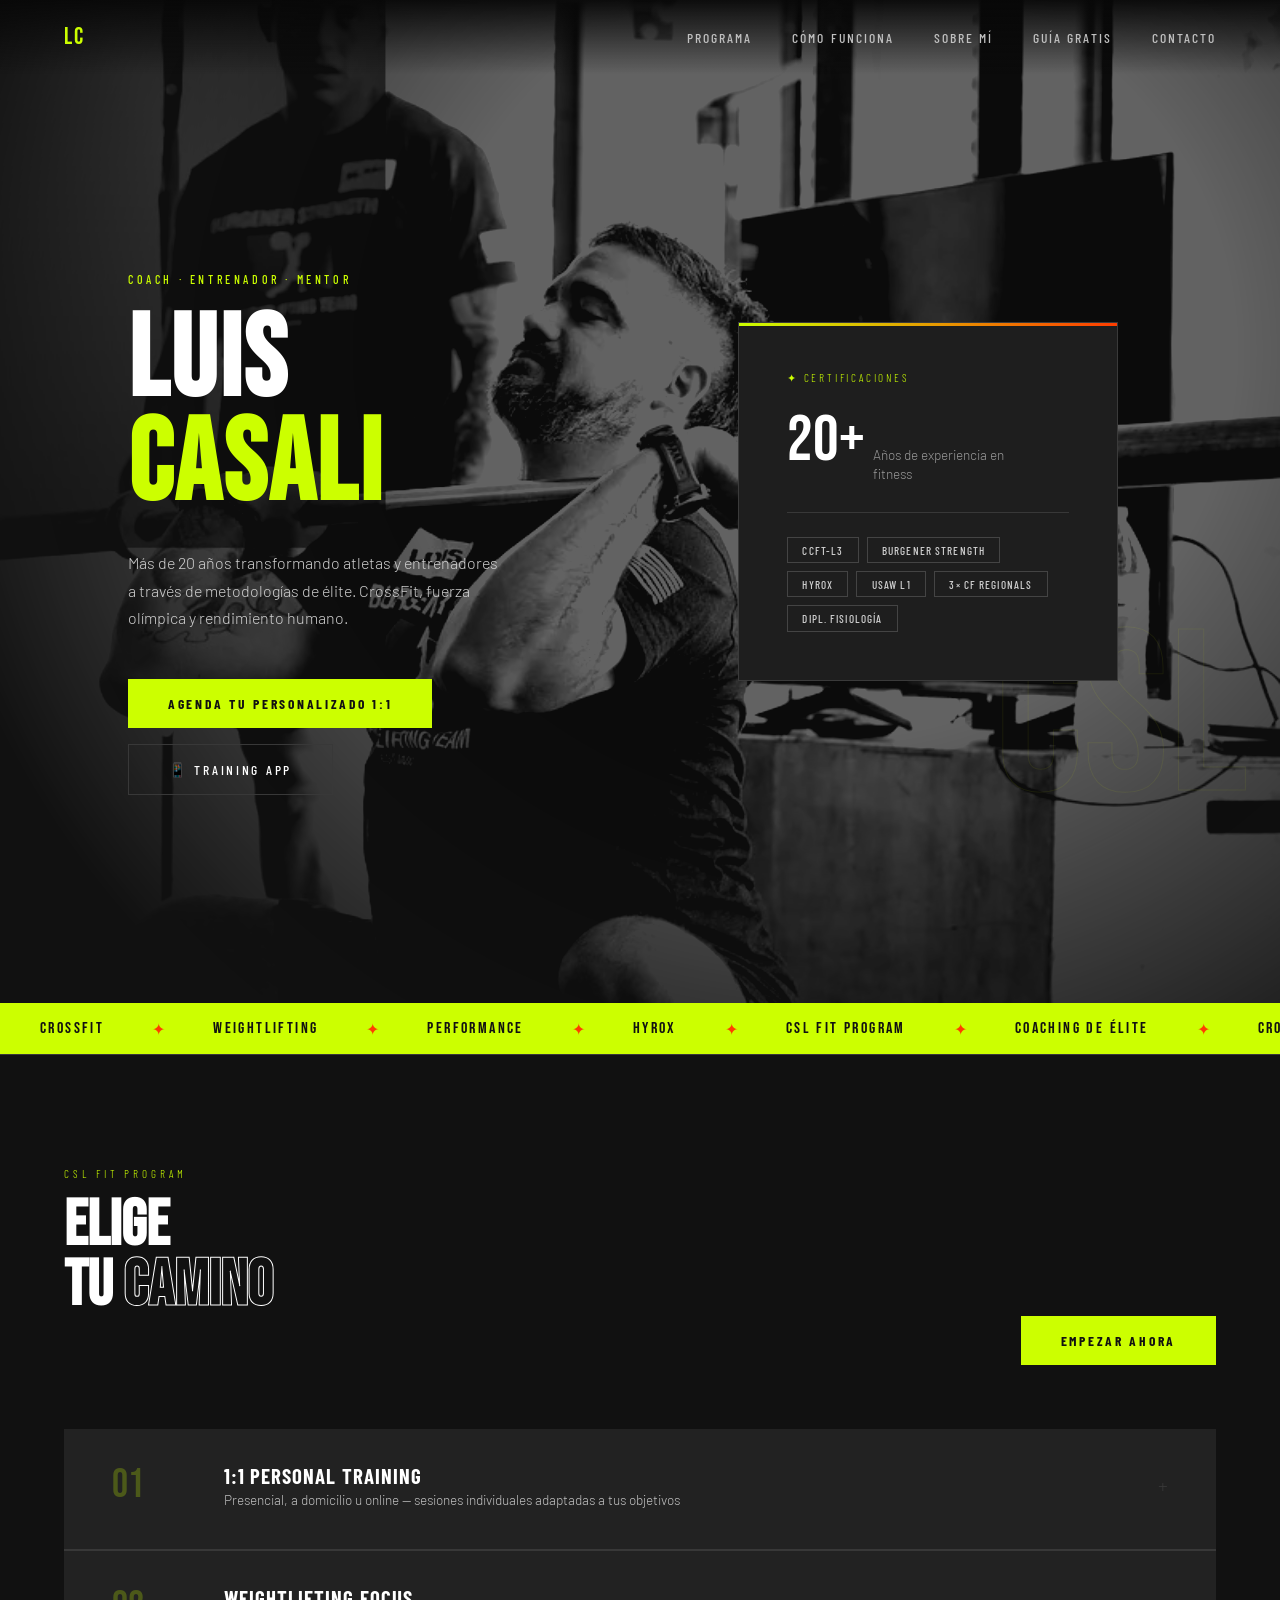
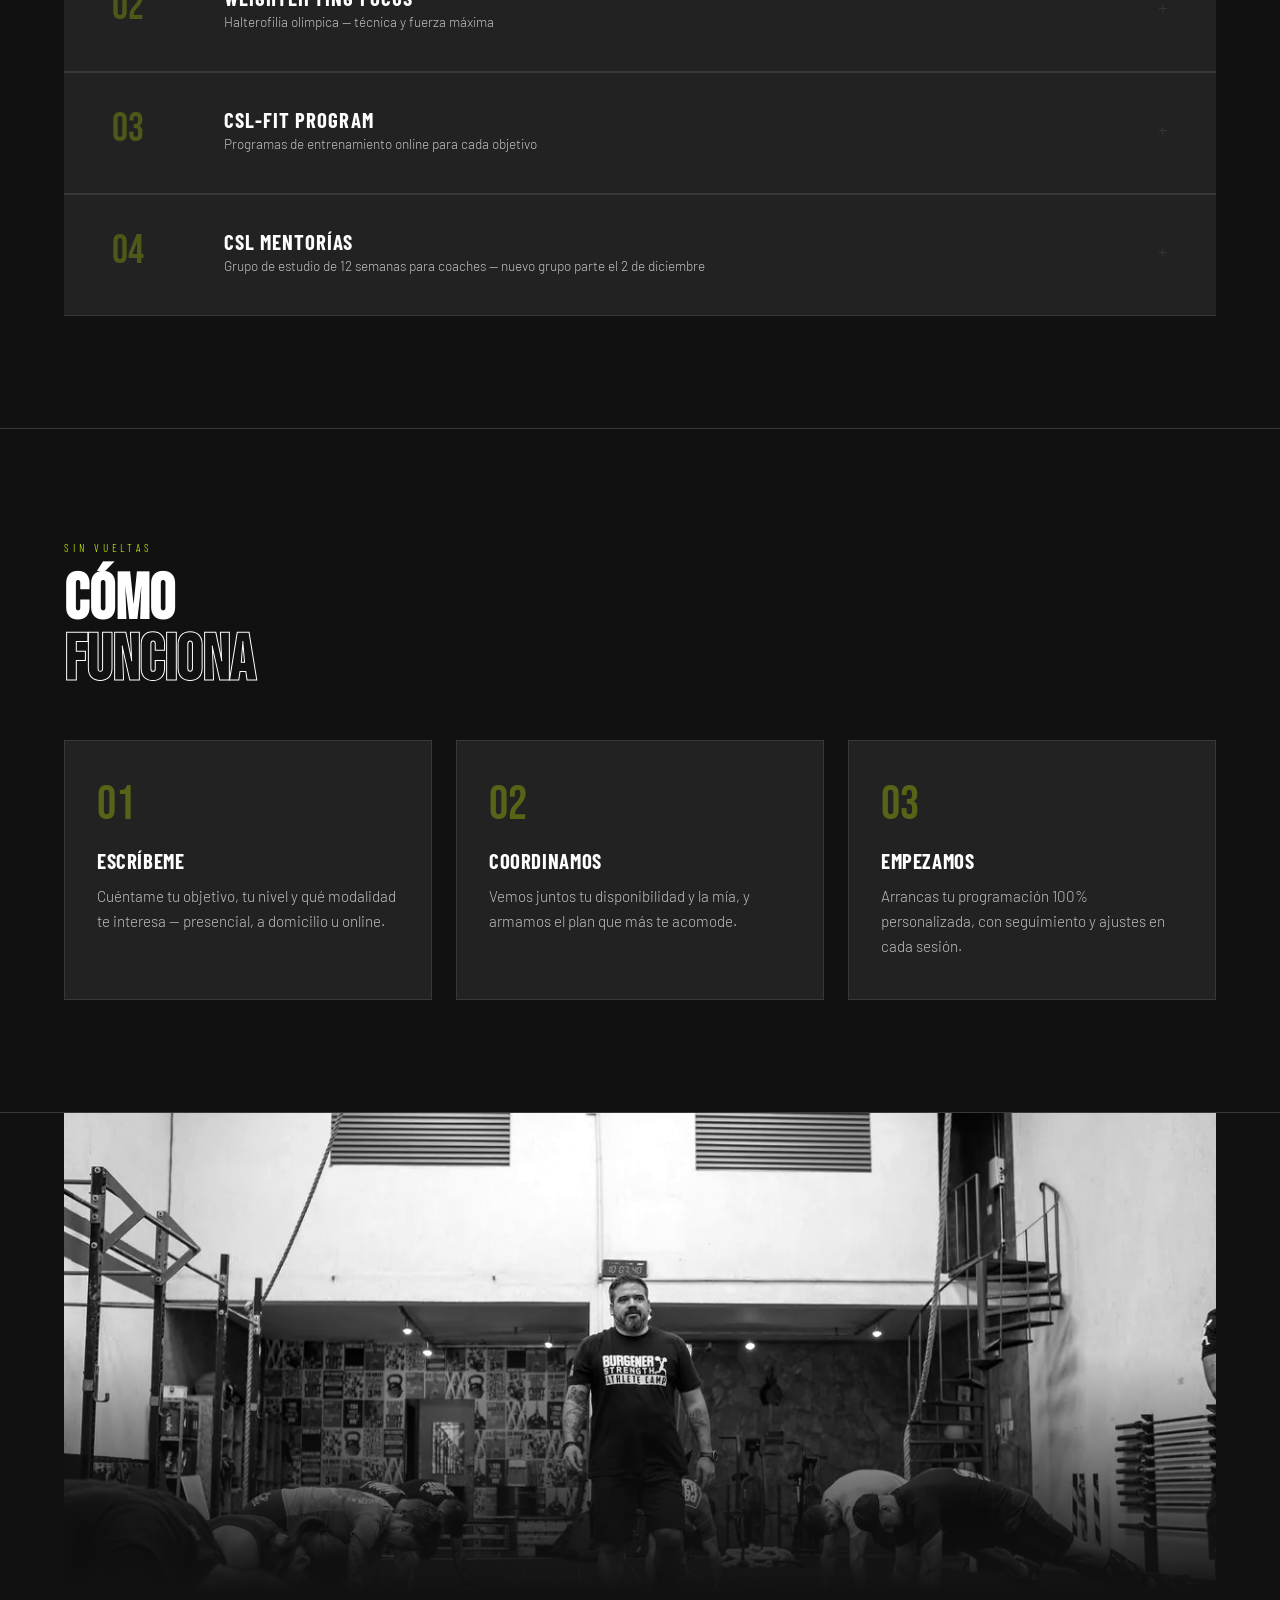
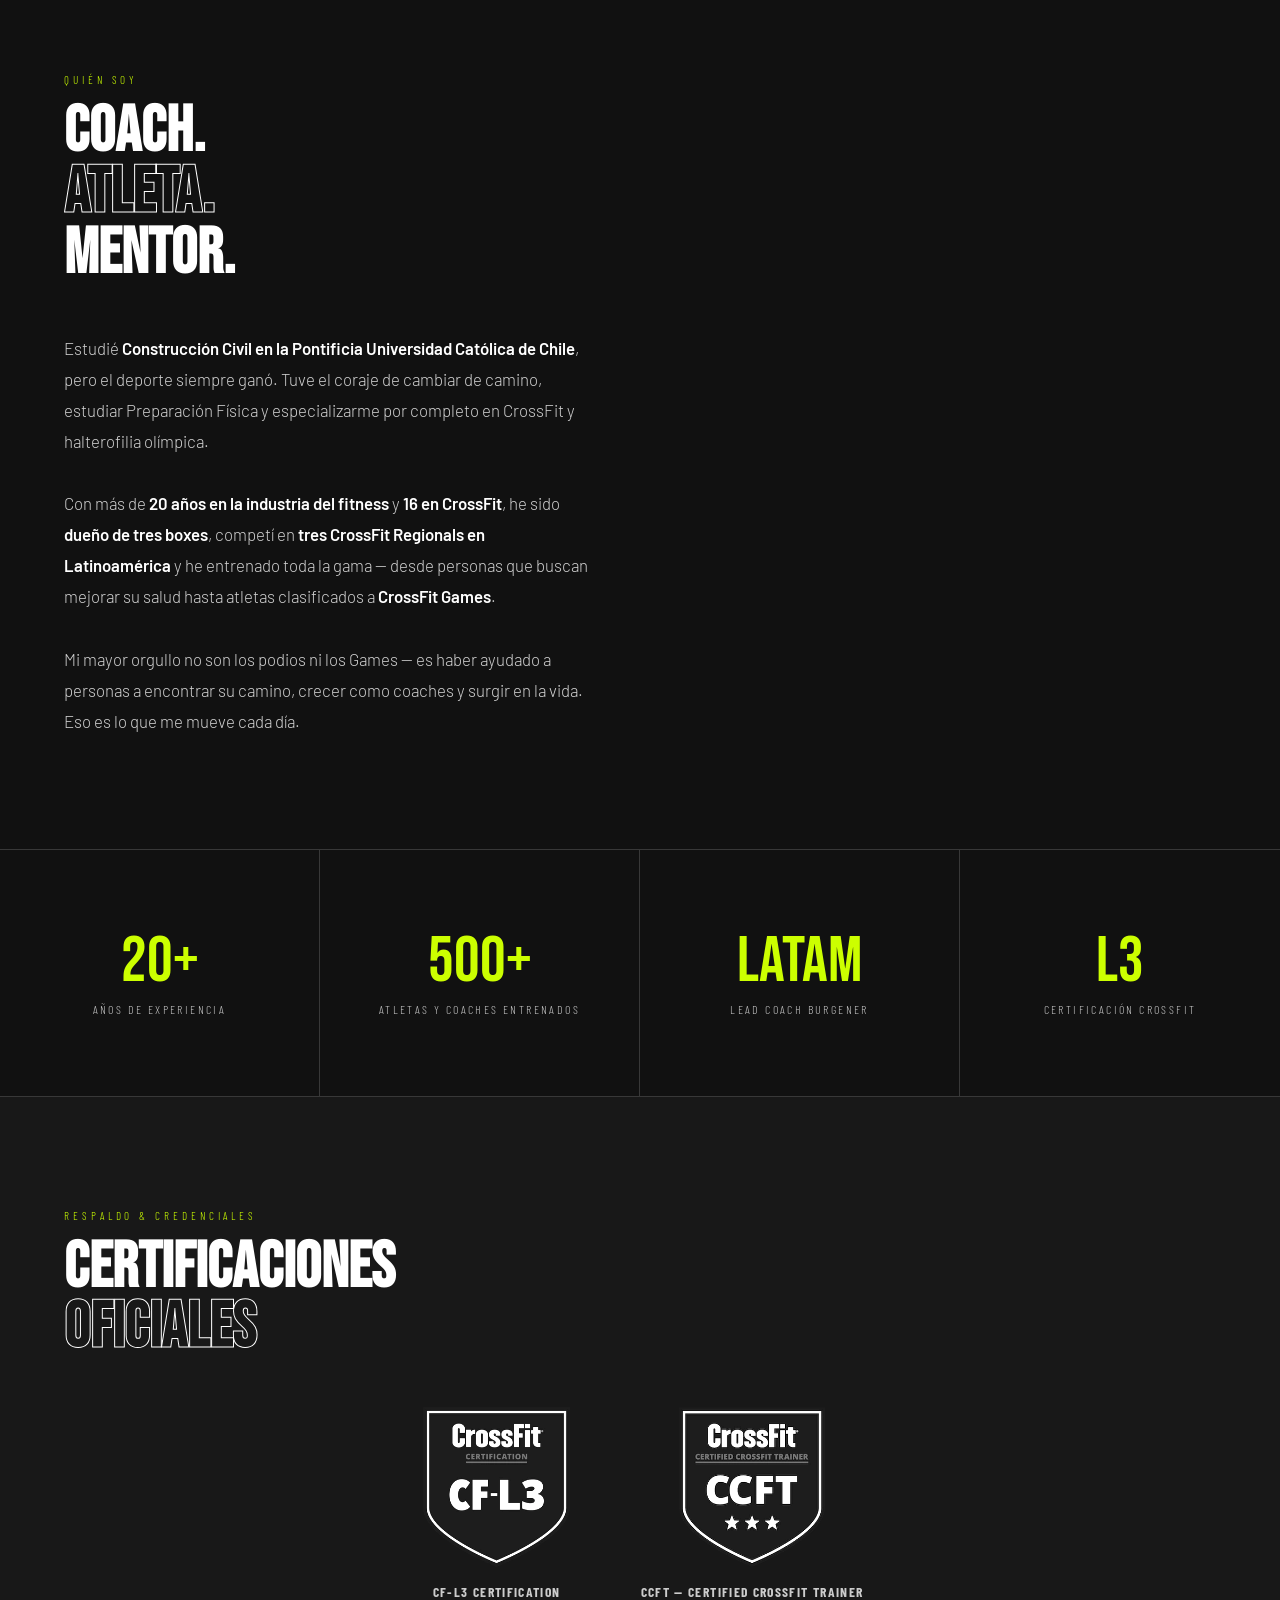
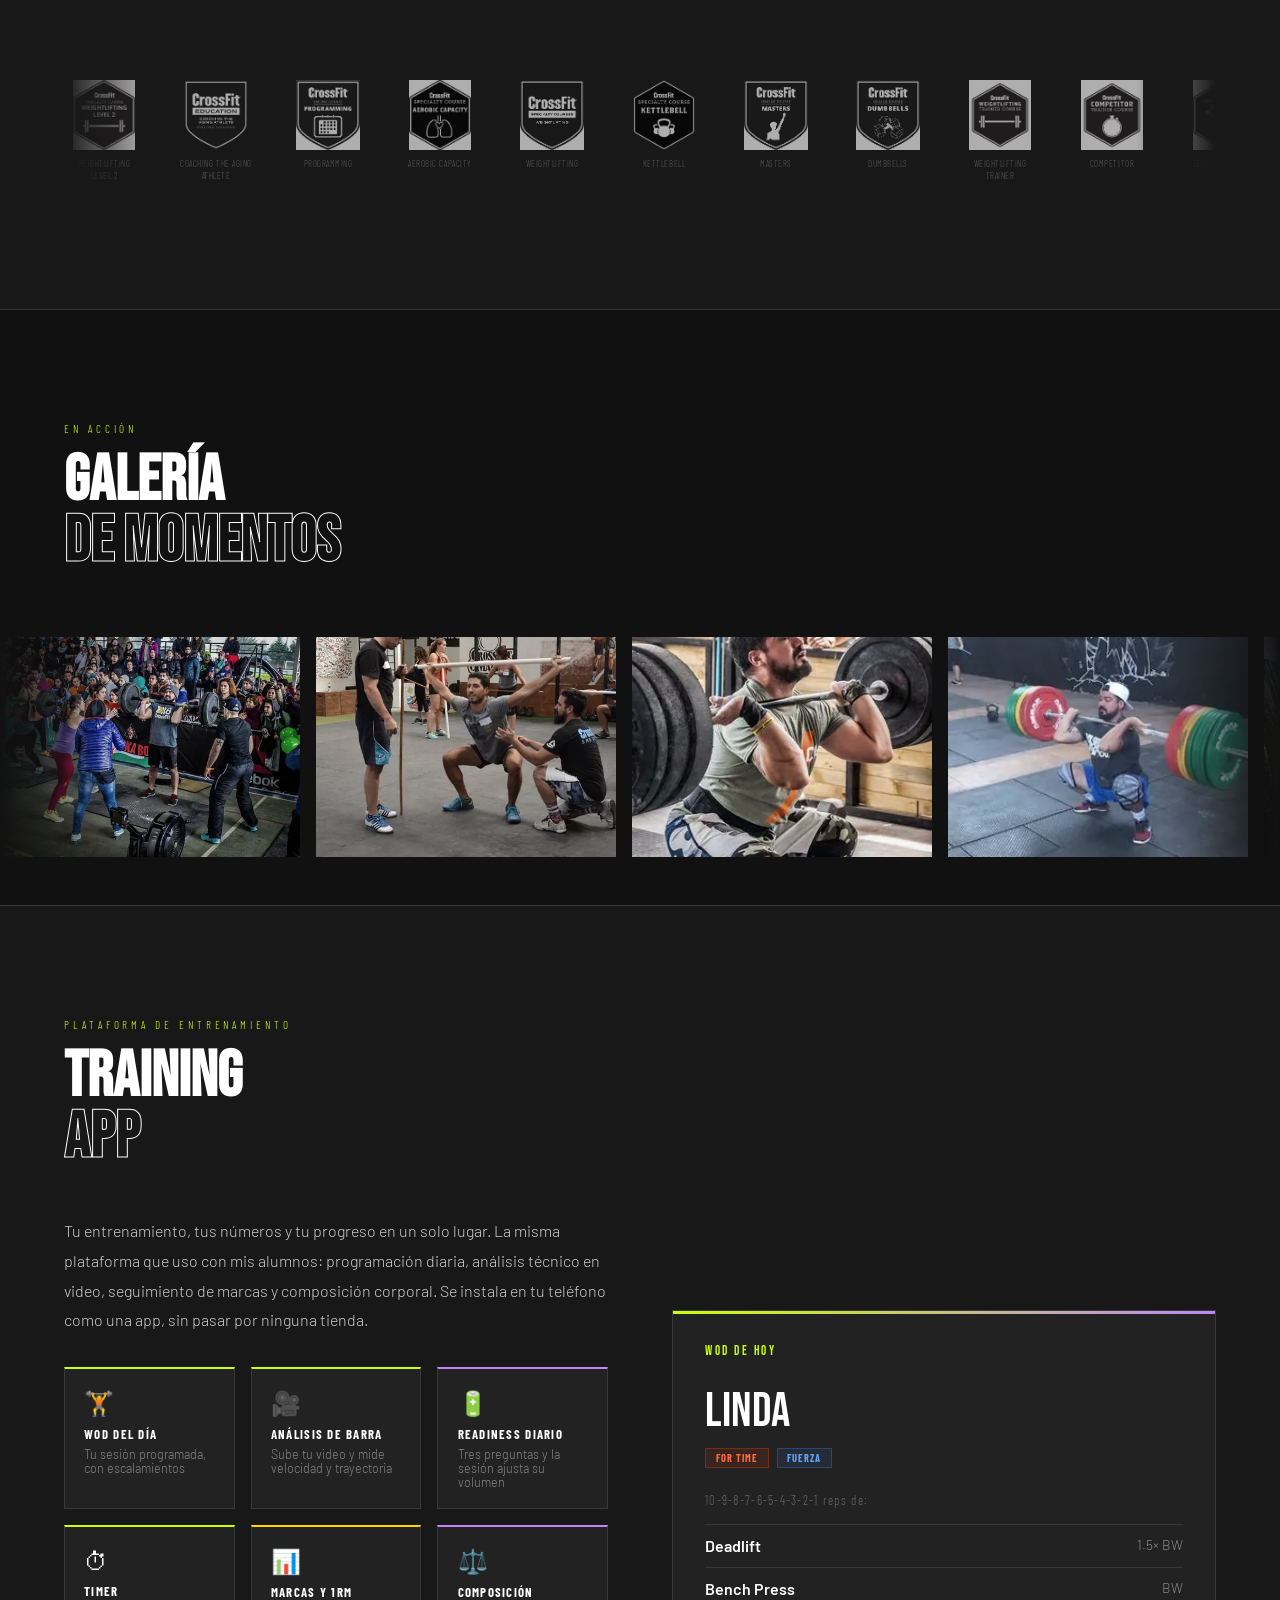
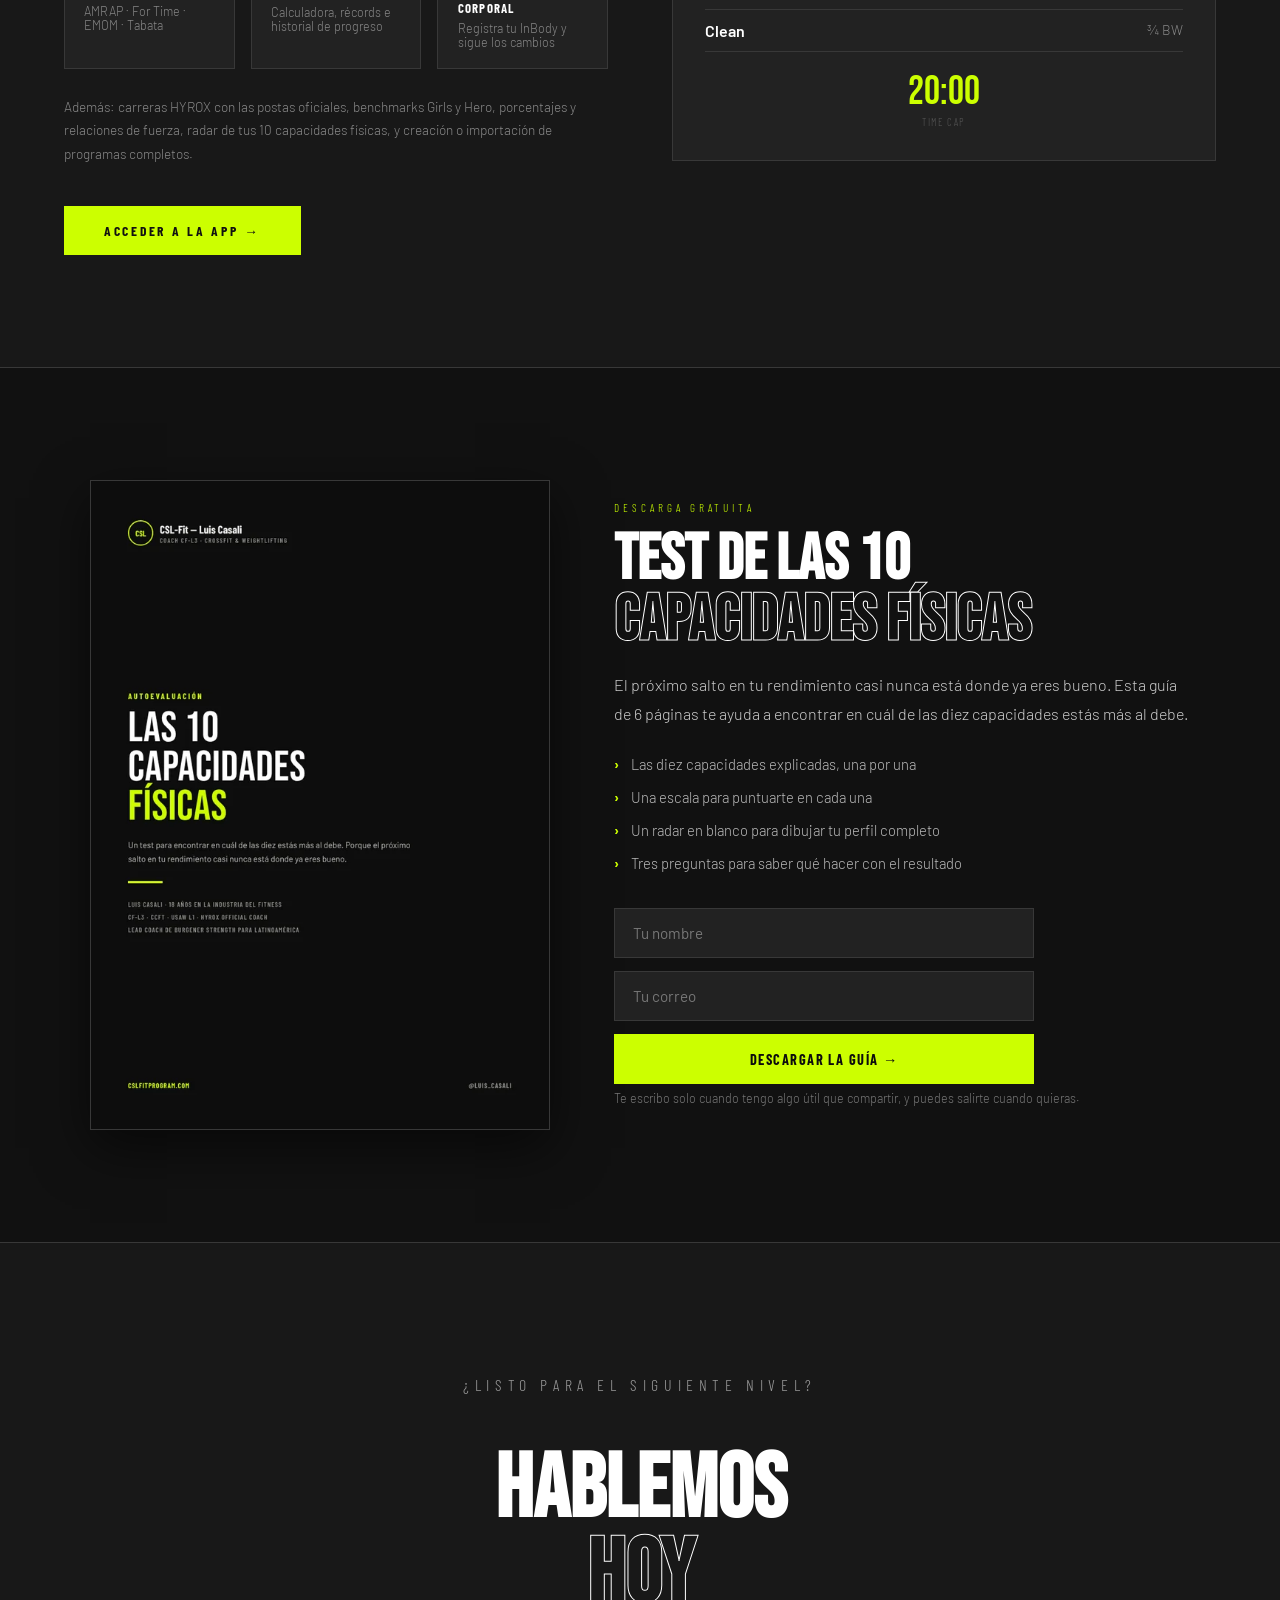
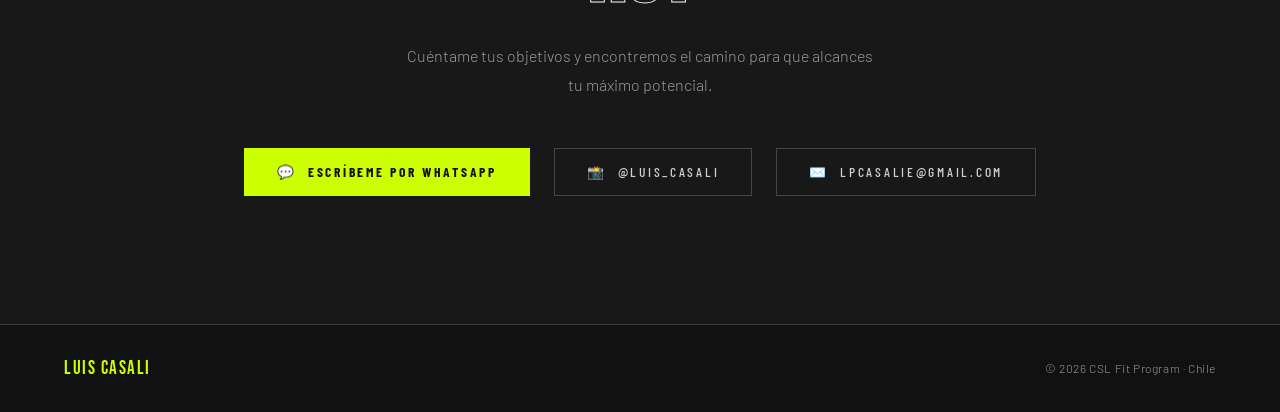
<file: index.html>
<!DOCTYPE html>
<html lang="es">
<head>
  <meta charset="UTF-8" />
  <meta name="viewport" content="width=device-width, initial-scale=1.0" />
  <title>Luis Casali — CSL Fit Program</title>
  <meta name="description" content="Luis Casali, Head Coach de CSL Fit Program: más de 20 años formando atletas y entrenadores de élite en CrossFit, Weightlifting y HYROX. CF-L3, CCFT, USAW L1, HYROX Official Coach." />
  <meta name="theme-color" content="#111111" />

  <!-- Google tag (gtag.js) -->
  <script async src="https://www.googletagmanager.com/gtag/js?id=G-JZTSQQKQC2"></script>
  <script>
    window.dataLayer = window.dataLayer || [];
    function gtag(){dataLayer.push(arguments);}
    gtag('js', new Date());
    gtag('config', 'G-JZTSQQKQC2');
  </script>

  <!-- Meta Pixel Code -->
  <script>
    !function(f,b,e,v,n,t,s)
    {if(f.fbq)return;n=f.fbq=function(){n.callMethod?
    n.callMethod.apply(n,arguments):n.queue.push(arguments)};
    if(!f._fbq)f._fbq=n;n.push=n;n.loaded=!0;n.version='2.0';
    n.queue=[];t=b.createElement(e);t.async=!0;
    t.src=v;s=b.getElementsByTagName(e)[0];
    s.parentNode.insertBefore(t,s)}(window, document,'script',
    'https://connect.facebook.net/en_US/fbevents.js');
    fbq('init', '984152100780445');
    fbq('track', 'PageView');
  </script>

  <link rel="canonical" href="https://cslfitprogram.com/" />

  <meta property="og:type" content="website" />
  <meta property="og:site_name" content="CSL Fit Program" />
  <meta property="og:title" content="Luis Casali — CSL Fit Program" />
  <meta property="og:description" content="Más de 20 años transformando atletas y entrenadores a través de metodologías de élite. CrossFit, fuerza olímpica y rendimiento humano." />
  <meta property="og:url" content="https://cslfitprogram.com/" />
  <meta property="og:image" content="https://cslfitprogram.com/assets/og-image.jpg" />
  <meta property="og:image:width" content="1200" />
  <meta property="og:image:height" content="630" />
  <meta property="og:locale" content="es_CL" />

  <meta name="twitter:card" content="summary_large_image" />
  <meta name="twitter:title" content="Luis Casali — CSL Fit Program" />
  <meta name="twitter:description" content="Más de 20 años transformando atletas y entrenadores a través de metodologías de élite. CrossFit, fuerza olímpica y rendimiento humano." />
  <meta name="twitter:image" content="https://cslfitprogram.com/assets/og-image.jpg" />

  <link rel="icon" type="image/x-icon" href="assets/favicon.ico" />
  <link rel="icon" type="image/png" sizes="32x32" href="assets/favicon-32.png" />
  <link rel="icon" type="image/png" sizes="16x16" href="assets/favicon-16.png" />
  <link rel="apple-touch-icon" sizes="180x180" href="assets/apple-touch-icon.png" />

  <link href="https://fonts.googleapis.com/css2?family=Bebas+Neue&family=Barlow:ital,wght@0,300;0,400;0,600;1,300&family=Barlow+Condensed:wght@500;700&display=swap" rel="stylesheet" />

  <script type="application/ld+json">
  {
    "@context": "https://schema.org",
    "@graph": [
      {
        "@type": "WebSite",
        "@id": "https://cslfitprogram.com/#website",
        "url": "https://cslfitprogram.com/",
        "name": "CSL Fit Program",
        "inLanguage": "es-CL"
      },
      {
        "@type": "Person",
        "@id": "https://cslfitprogram.com/#luis-casali",
        "name": "Luis Casali",
        "url": "https://cslfitprogram.com/",
        "jobTitle": "Coach de CrossFit y Halterofilia Olímpica",
        "image": "https://cslfitprogram.com/assets/images/about-photo.webp",
        "sameAs": ["https://instagram.com/Luis_casali"],
        "knowsAbout": ["CrossFit", "Halterofilia Olímpica", "HYROX", "Preparación Física"],
        "hasCredential": [
          { "@type": "EducationalOccupationalCredential", "credentialCategory": "certification", "name": "CrossFit Level 3 Trainer (CF-L3)" },
          { "@type": "EducationalOccupationalCredential", "credentialCategory": "certification", "name": "Certified CrossFit Trainer (CCFT)" },
          { "@type": "EducationalOccupationalCredential", "credentialCategory": "certification", "name": "USA Weightlifting Level 1 (USAW L1)" },
          { "@type": "EducationalOccupationalCredential", "credentialCategory": "certification", "name": "HYROX Official Coach" },
          { "@type": "EducationalOccupationalCredential", "credentialCategory": "certification", "name": "Preparador Físico, Duoc UC" }
        ]
      },
      {
        "@type": "Service",
        "name": "1:1 Personal Training Presencial",
        "serviceType": "Personal Training",
        "provider": { "@id": "https://cslfitprogram.com/#luis-casali" },
        "areaServed": "CL",
        "offers": {
          "@type": "Offer",
          "price": "60",
          "priceCurrency": "USD",
          "url": "https://cslfitprogram.com/#program"
        }
      },
      {
        "@type": "Service",
        "name": "1:1 Personal Training Online",
        "serviceType": "Personal Training",
        "provider": { "@id": "https://cslfitprogram.com/#luis-casali" },
        "areaServed": { "@type": "Place", "name": "Worldwide" },
        "offers": {
          "@type": "Offer",
          "price": "40",
          "priceCurrency": "USD",
          "url": "https://cslfitprogram.com/#program"
        }
      }
    ]
  }
  </script>

  <style>
    *, *::before, *::after { box-sizing: border-box; margin: 0; padding: 0; }

    :root {
      --black: #111111;
      --dark: #181818;
      --card: #222222;
      --border: #383838;
      --accent: #CCFF00;
      --accent2: #FF3D00;
      --text: #FFFFFF;
      --muted: #999999;
      --font-display: 'Bebas Neue', sans-serif;
      --font-condensed: 'Barlow Condensed', sans-serif;
      --font-body: 'Barlow', sans-serif;
    }

    html { scroll-behavior: smooth; background: #111111; }

    body {
      background: #111111 !important;
      color: #FFFFFF;
      font-family: var(--font-body);
      font-weight: 300;
      overflow-x: hidden;
      cursor: default;
    }

    /* noise removed */

    /* ── NAV ── */
    nav {
      position: fixed;
      top: 0; left: 0; right: 0;
      z-index: 100;
      display: flex;
      justify-content: space-between;
      align-items: center;
      padding: 1.4rem 4rem;
      background: linear-gradient(to bottom, rgba(8,8,8,0.95) 0%, transparent 100%);
    }

    .nav-logo {
      font-family: var(--font-display);
      font-size: 1.5rem;
      letter-spacing: 0.08em;
      color: var(--accent);
    }

    .nav-links {
      display: flex;
      gap: 2.5rem;
      list-style: none;
    }

    .nav-links a {
      font-family: var(--font-condensed);
      font-size: 0.85rem;
      font-weight: 500;
      letter-spacing: 0.15em;
      text-transform: uppercase;
      color: #C0C0C0;
      text-decoration: none;
      transition: color 0.2s;
    }

    .nav-links a:hover { color: var(--accent); }

    /* ── Menú móvil ── */
    .nav-toggle {
      display: none;
      background: none;
      border: 0;
      padding: 0.5rem;
      margin: -0.5rem;
      cursor: pointer;
      line-height: 0;
      color: var(--text);
    }

    .nav-toggle:focus-visible {
      outline: 2px solid var(--accent);
      outline-offset: 2px;
    }

    .nav-toggle span {
      display: block;
      width: 26px;
      height: 2px;
      background: currentColor;
      transition: transform 0.25s ease, opacity 0.2s ease;
    }

    .nav-toggle span + span { margin-top: 6px; }

    nav.abierto .nav-toggle span:nth-child(1) { transform: translateY(8px) rotate(45deg); }
    nav.abierto .nav-toggle span:nth-child(2) { opacity: 0; }
    nav.abierto .nav-toggle span:nth-child(3) { transform: translateY(-8px) rotate(-45deg); }

    /* ── HERO ── */
    #hero {
      min-height: 100vh;
      display: grid;
      grid-template-columns: 1fr 1fr;
      position: relative;
      overflow: hidden;
      background: #111111;
    }

    #hero::before {
      content: '';
      position: absolute;
      inset: 0;
      background-image: url("assets/images/hero-bg.webp");
      background-size: cover;
      background-position: center 20%;
      opacity: 0.38;
      mix-blend-mode: luminosity;
      filter: contrast(1.4) brightness(0.9);
      z-index: 0;
      mask-image: radial-gradient(ellipse 90% 110% at 65% 35%, black 35%, transparent 80%);
      -webkit-mask-image: radial-gradient(ellipse 90% 110% at 65% 35%, black 35%, transparent 80%);
    }

    .hero-left { position: relative; z-index: 1; }

    .hero-left {
      display: flex;
      flex-direction: column;
      justify-content: flex-end;
      padding: 10rem 4rem 6rem;
      position: relative;
      z-index: 2;
    }

    .hero-tag {
      font-family: var(--font-condensed);
      font-size: 0.75rem;
      font-weight: 500;
      letter-spacing: 0.3em;
      text-transform: uppercase;
      color: var(--accent);
      margin-bottom: 1.5rem;
      opacity: 0;
      animation: fadeUp 0.8s 0.2s forwards;
    }

    .hero-title {
      font-family: var(--font-display);
      font-size: clamp(5rem, 9vw, 9rem);
      line-height: 0.9;
      letter-spacing: 0.02em;
      text-transform: uppercase;
      color: #FFFFFF;
      opacity: 0;
      animation: fadeUp 0.8s 0.4s forwards;
    }

    .hero-title span {
      display: block;
      color: var(--accent);
      -webkit-text-stroke: 0px;
    }

    .hero-subtitle {
      margin-top: 2rem;
      font-size: 1rem;
      font-weight: 300;
      line-height: 1.7;
      color: #D0D0D0;
      max-width: 380px;
      opacity: 0;
      animation: fadeUp 0.8s 0.6s forwards;
    }

    .hero-ctas {
      margin-top: 3rem;
      display: flex;
      flex-wrap: wrap;
      gap: 1rem;
      opacity: 0;
      animation: fadeUp 0.8s 0.8s forwards;
    }

    .btn-primary {
      background: var(--accent);
      color: var(--black);
      font-family: var(--font-condensed);
      font-weight: 700;
      font-size: 0.85rem;
      letter-spacing: 0.2em;
      text-transform: uppercase;
      padding: 1rem 2.5rem;
      text-decoration: none;
      white-space: nowrap;
      transition: background 0.2s, transform 0.15s;
    }

    .btn-primary:hover { background: #fff; transform: translateY(-2px); }

    .btn-ghost {
      border: 1px solid var(--border);
      color: var(--text);
      font-family: var(--font-condensed);
      font-weight: 500;
      font-size: 0.85rem;
      letter-spacing: 0.2em;
      text-transform: uppercase;
      padding: 1rem 2.5rem;
      text-decoration: none;
      white-space: nowrap;
      transition: border-color 0.2s, color 0.2s, transform 0.15s;
    }

    .btn-ghost:hover { border-color: var(--accent); color: var(--accent); transform: translateY(-2px); }

    .hero-right {
      position: relative;
      display: flex;
      align-items: center;
      justify-content: center;
    }

    .hero-bg-text {
      position: absolute;
      font-family: var(--font-display);
      font-size: clamp(10rem, 18vw, 18rem);
      color: transparent;
      -webkit-text-stroke: 1px rgba(232,255,0,0.07);
      text-transform: uppercase;
      white-space: nowrap;
      user-select: none;
      right: -2rem;
      bottom: 2rem;
      animation: fadeIn 1.2s 0.3s both;
    }

    .hero-card {
      background: #1E1E1E;
      border: 1px solid #3A3A3A;
      padding: 3rem;
      width: 380px;
      position: relative;
      opacity: 0;
      animation: fadeUp 0.9s 0.5s forwards;
    }

    .hero-card::before {
      content: '';
      position: absolute;
      top: 0; left: 0; right: 0;
      height: 3px;
      background: linear-gradient(90deg, var(--accent), var(--accent2));
    }

    .card-cert {
      font-family: var(--font-condensed);
      font-size: 0.7rem;
      letter-spacing: 0.25em;
      text-transform: uppercase;
      color: var(--accent);
      margin-bottom: 1.5rem;
    }

    .card-stat {
      display: flex;
      align-items: baseline;
      gap: 0.5rem;
      margin-bottom: 1.8rem;
    }

    .card-stat-number {
      font-family: var(--font-display);
      font-size: 4rem;
      line-height: 1;
      color: var(--text);
    }

    .card-stat-label {
      font-size: 0.85rem;
      color: var(--muted);
      line-height: 1.4;
      max-width: 160px;
    }

    .card-divider {
      height: 1px;
      background: var(--border);
      margin: 1.5rem 0;
    }

    .card-badges {
      display: flex;
      flex-wrap: wrap;
      gap: 0.5rem;
    }

    .badge {
      font-family: var(--font-condensed);
      font-size: 0.7rem;
      letter-spacing: 0.1em;
      text-transform: uppercase;
      font-weight: 500;
      padding: 0.35rem 0.9rem;
      border: 1px solid #444;
      color: #D0D0D0;
    }

    /* ── TICKER ── */
    .ticker-wrap {
      background: var(--accent);
      padding: 0.9rem 0;
      overflow: hidden;
      white-space: nowrap;
    }

    .ticker {
      display: inline-flex;
      animation: ticker 20s linear infinite;
    }

    .ticker-item {
      font-family: var(--font-display);
      font-size: 1rem;
      letter-spacing: 0.15em;
      text-transform: uppercase;
      color: var(--black);
      padding: 0 2.5rem;
    }

    .ticker-dot {
      color: var(--accent2);
      padding: 0 0.5rem;
    }

    /* ── SECTIONS SHARED ── */
    section {
      padding: 7rem 4rem;
    }

    .section-label {
      font-family: var(--font-condensed);
      font-size: 0.7rem;
      letter-spacing: 0.35em;
      text-transform: uppercase;
      color: var(--accent);
      margin-bottom: 1rem;
    }

    .section-title {
      font-family: var(--font-display);
      font-size: clamp(3rem, 5vw, 5.5rem);
      line-height: 0.95;
      text-transform: uppercase;
      color: var(--text);
      margin-bottom: 3rem;
    }

    .section-title em {
      font-style: normal;
      -webkit-text-stroke: 1px var(--text);
      color: transparent;
    }

    /* ── ABOUT PHOTO ── */
    .about-photo-wrap {
      grid-column: 1 / -1;
      width: 100%;
      height: 480px;
      overflow: hidden;
      margin-bottom: 1rem;
      position: relative;
    }

    .about-photo {
      width: 100%;
      height: 100%;
      object-fit: cover;
      object-position: center 30%;
      filter: grayscale(100%) contrast(1.1);
      display: block;
    }

    .about-photo-wrap::after {
      content: '';
      position: absolute;
      inset: 0;
      background: linear-gradient(to bottom, transparent 50%, #111111 100%);
    }

    /* ── ABOUT ── */
    #about {
      display: grid;
      grid-template-columns: 1fr 1fr;
      gap: 4rem 6rem;
      align-items: start;
      border-top: 1px solid var(--border);
      padding-top: 0;
    }

    .about-text {
      font-size: 1.05rem;
      line-height: 1.85;
      color: #D0D0D0;
    }

    .about-text strong { color: var(--text); font-weight: 600; }

    .credentials-grid {
      display: grid;
      grid-template-columns: 1fr 1fr;
      gap: 1px;
      background: var(--border);
    }

    .cred-item {
      background: var(--card);
      padding: 1.8rem;
    }

    .cred-icon {
      font-size: 1.5rem;
      margin-bottom: 0.8rem;
    }

    .cred-title {
      font-family: var(--font-condensed);
      font-size: 0.8rem;
      font-weight: 700;
      letter-spacing: 0.1em;
      text-transform: uppercase;
      color: var(--text);
      margin-bottom: 0.3rem;
    }

    .cred-desc {
      font-size: 0.8rem;
      color: #C0C0C0;
      line-height: 1.5;
    }

    .about-creds-label {
      grid-column: 1 / -1;
      font-family: var(--font-condensed);
      font-size: 0.7rem;
      letter-spacing: 0.3em;
      text-transform: uppercase;
      color: var(--accent);
      margin-top: 2.5rem;
      margin-bottom: 0.8rem;
    }

    .about-creds {
      grid-column: 1 / -1;
      display: flex;
      align-items: center;
      gap: 0;
      border: 1px solid var(--border);
      background: #1a1a1a;
      overflow: hidden;
    }

    .about-cred-item {
      display: flex;
      align-items: center;
      gap: 0.6rem;
      padding: 0.9rem 1.2rem;
      flex: 1;
      transition: background 0.2s;
      white-space: nowrap;
    }

    .about-cred-item:hover { background: #222; }

    .cred-value {
      font-family: var(--font-condensed);
      font-size: 0.95rem;
      font-weight: 700;
      color: var(--accent);
      letter-spacing: 0.05em;
      text-transform: uppercase;
    }

    .cred-label {
      font-family: var(--font-condensed);
      font-size: 0.7rem;
      letter-spacing: 0.08em;
      text-transform: uppercase;
      color: #777;
    }

    .about-cred-divider {
      width: 1px;
      height: 30px;
      background: var(--border);
      flex-shrink: 0;
    }

    @media (max-width: 900px) {
      .about-creds { flex-wrap: wrap; }
      .about-cred-divider { display: none; }
      .about-cred-item { width: 50%; border-bottom: 1px solid var(--border); }
    }

    /* ── STATS ── */
    #stats {
      border-top: 1px solid var(--border);
      display: grid;
      grid-template-columns: repeat(4, 1fr);
      gap: 0;
      padding: 0;
    }

    .stat-block {
      padding: 5rem 3rem;
      border-right: 1px solid var(--border);
      text-align: center;
    }

    .stat-block:last-child { border-right: none; }

    .stat-num {
      font-family: var(--font-display);
      font-size: clamp(3.5rem, 5vw, 5rem);
      color: var(--accent);
      line-height: 1;
      display: block;
    }

    .stat-label {
      font-family: var(--font-condensed);
      font-size: 0.75rem;
      letter-spacing: 0.2em;
      text-transform: uppercase;
      color: #C0C0C0;
      margin-top: 0.5rem;
      display: block;
    }

    /* ── PROGRAM ── */
    #program {
      border-top: 1px solid var(--border);
    }

    .program-header {
      display: flex;
      justify-content: space-between;
      align-items: flex-end;
      margin-bottom: 4rem;
    }

    .program-list {
      display: flex;
      flex-direction: column;
      gap: 1px;
      background: var(--border);
    }

    .program-item {
      background: var(--card);
      display: grid;
      grid-template-columns: 80px 1fr auto;
      grid-template-rows: auto auto;
      align-items: center;
      padding: 2rem 3rem;
      gap: 0.5rem 2rem;
      transition: background 0.25s;
      cursor: pointer;
      border-bottom: 1px solid var(--border);
    }

    .program-item:hover { background: #1c1c1c; }

    .program-item.open { background: #1c1c1c; }
    .program-item.open .prog-arrow { color: var(--accent); transform: rotate(45deg); }
    .program-item.open .prog-num { color: var(--accent); }

    .prog-info { grid-column: 2; }

    .prog-expand {
      grid-column: 1 / -1;
      display: grid;
      grid-template-rows: 0fr;
      transition: grid-template-rows 0.4s ease, padding 0.3s ease;
      padding: 0 0 0 calc(80px + 2rem);
      border-top: 0px solid var(--border);
    }

    .prog-expand-inner {
      min-height: 0;
      overflow: hidden;
    }

    .program-item.open .prog-expand {
      grid-template-rows: 1fr;
      padding: 1.5rem 0 0.5rem calc(80px + 2rem);
      border-top: 1px solid var(--border);
    }

    .prog-mode-toggle {
      display: flex;
      gap: 0.6rem;
      margin-bottom: 1.2rem;
    }

    .prog-mode-btn {
      font-family: var(--font-condensed);
      font-size: 0.75rem;
      font-weight: 700;
      letter-spacing: 0.15em;
      text-transform: uppercase;
      color: #999;
      background: transparent;
      border: 1px solid var(--border);
      padding: 0.5rem 1.1rem;
      cursor: pointer;
      transition: color 0.2s, border-color 0.2s, background 0.2s;
    }

    .prog-mode-btn:hover { color: var(--text); border-color: #666; }

    .prog-mode-btn.active {
      background: var(--accent);
      color: var(--black);
      border-color: var(--accent);
    }

    .prog-price-reveal {
      font-family: var(--font-display);
      font-size: 3rem;
      color: var(--accent);
      line-height: 1;
      margin-bottom: 0.8rem;
    }

    .prog-price-reveal small {
      font-family: var(--font-condensed);
      font-size: 0.9rem;
      color: #999;
      font-weight: 500;
      letter-spacing: 0.1em;
      margin-left: 4px;
    }

    .prog-detail {
      font-size: 0.9rem;
      color: #C0C0C0;
      line-height: 1.7;
      max-width: 520px;
      margin-bottom: 1.2rem;
    }

    .prog-blocks {
      display: flex;
      flex-wrap: wrap;
      gap: 0.5rem;
      margin-bottom: 1.3rem;
    }

    .prog-block {
      background: var(--card);
      border: 1px solid var(--border);
      border-left: 2px solid var(--accent);
      padding: 0.6rem 0.8rem;
    }

    .prog-block .t {
      font-family: var(--font-condensed);
      font-weight: 700;
      font-size: 0.72rem;
      letter-spacing: 0.1em;
      text-transform: uppercase;
      color: var(--accent);
    }

    .prog-block .d {
      font-size: 0.78rem;
      color: #AAAAAA;
      margin-top: 0.1rem;
    }

    /* ── Grupo vigente · contenido con fecha, revisar al cerrar cada grupo ── */
    .prog-cohorte {
      border: 1px solid rgba(204, 255, 0, 0.38);
      background: rgba(204, 255, 0, 0.07);
      padding: 1.1rem 1.25rem;
      margin-bottom: 1.4rem;
      max-width: 520px;
    }

    .prog-cohorte .c-k {
      font-family: var(--font-condensed);
      font-weight: 700;
      font-size: 0.7rem;
      letter-spacing: 0.18em;
      text-transform: uppercase;
      color: var(--accent);
      margin-bottom: 0.35rem;
    }

    .prog-cohorte .c-v {
      font-family: var(--font-display);
      font-size: 1.6rem;
      line-height: 1.05;
      color: var(--text);
      letter-spacing: 0.01em;
    }

    .prog-husos {
      margin-top: 0.85rem;
      padding-top: 0.75rem;
      border-top: 1px solid rgba(204, 255, 0, 0.2);
      display: flex;
      flex-direction: column;
      gap: 0.3rem;
    }

    .prog-husos .hz {
      display: flex;
      justify-content: space-between;
      gap: 1rem;
      font-family: var(--font-condensed);
      font-weight: 600;
      font-size: 0.85rem;
      color: #BBBBBB;
    }

    .prog-husos .hz b {
      color: var(--accent);
      font-weight: 700;
      font-variant-numeric: tabular-nums;
    }

    .prog-cierre {
      margin-top: 0.85rem;
      font-size: 0.83rem;
      color: #AAAAAA;
    }

    .prog-cierre b { color: var(--text); font-weight: 600; }

    .prog-temario-label {
      font-family: var(--font-condensed);
      font-weight: 700;
      font-size: 0.72rem;
      letter-spacing: 0.18em;
      text-transform: uppercase;
      color: #777;
      margin-bottom: 0.7rem;
    }

    .prog-temario {
      list-style: none;
      display: grid;
      grid-template-columns: repeat(auto-fit, minmax(210px, 1fr));
      gap: 0.4rem 1.6rem;
      margin: 0 0 1.4rem;
      max-width: 620px;
    }

    .prog-temario li {
      display: flex;
      gap: 0.6rem;
      font-size: 0.85rem;
      color: #C0C0C0;
      line-height: 1.5;
    }

    .prog-temario li span {
      font-family: var(--font-condensed);
      font-weight: 700;
      color: var(--accent);
      min-width: 1.5rem;
      font-variant-numeric: tabular-nums;
    }

    .prog-cta {
      display: inline-block;
      font-family: var(--font-condensed);
      font-size: 0.8rem;
      font-weight: 700;
      letter-spacing: 0.15em;
      text-transform: uppercase;
      color: var(--accent);
      text-decoration: none;
      border-bottom: 1px solid var(--accent);
      padding-bottom: 2px;
      transition: opacity 0.2s;
    }

    .prog-cta:hover { opacity: 0.7; }

    .prog-arrow {
      font-size: 1.6rem;
      color: #555;
      transition: color 0.2s, transform 0.3s;
      line-height: 1;
      font-weight: 300;
    }

    .prog-num {
      font-family: var(--font-display);
      font-size: 2.5rem;
      color: rgba(204,255,0,0.25);
      transition: color 0.3s;
    }

    .prog-title {
      font-family: var(--font-condensed);
      font-size: 1.3rem;
      font-weight: 700;
      letter-spacing: 0.05em;
      text-transform: uppercase;
      color: var(--text);
    }

    .prog-sub {
      font-size: 0.85rem;
      color: #C0C0C0;
      margin-top: 0.2rem;
    }

    .prog-price {
      font-family: var(--font-display);
      font-size: 1.6rem;
      color: var(--accent);
      white-space: nowrap;
      text-align: right;
    }

    .prog-price small {
      font-family: var(--font-condensed);
      font-size: 0.75rem;
      color: #999;
      font-weight: 500;
      letter-spacing: 0.1em;
      margin-left: 2px;
    }

    .prog-arrow {
      font-size: 1.2rem;
      color: var(--border);
      transition: color 0.2s, transform 0.2s;
    }

    /* ── GALLERY ── */
    #gallery {
      border-top: 1px solid var(--border);
      padding: 7rem 0 0;
    }

    #gallery .section-label,
    #gallery .section-title {
      padding: 0 4rem;
    }

    #gallery .section-title {
      margin-bottom: 3rem;
    }

    .gallery-track-wrap {
      overflow: hidden;
      position: relative;
    }

    .gallery-track-wrap::before,
    .gallery-track-wrap::after {
      content: '';
      position: absolute;
      top: 0; bottom: 0;
      width: 120px;
      z-index: 2;
      pointer-events: none;
    }

    .gallery-track-wrap::before {
      left: 0;
      background: linear-gradient(to right, #111, transparent);
    }

    .gallery-track-wrap::after {
      right: 0;
      background: linear-gradient(to left, #111, transparent);
    }

    .gallery-track {
      display: flex;
      gap: 1rem;
      animation: gallery-scroll 50s linear infinite;
      width: max-content;
      padding: 1rem 0 3rem;
    }

    .gallery-track-wrap:hover .gallery-track {
      animation-play-state: paused;
    }

    .gallery-item {
      width: 300px;
      height: 220px;
      overflow: hidden;
      flex-shrink: 0;
      position: relative;
    }

    .gallery-item img {
      width: 100%;
      height: 100%;
      object-fit: cover;
      transition: transform 0.4s ease, filter 0.4s ease;
      filter: grayscale(30%);
    }

    .gallery-item:hover img {
      transform: scale(1.05);
      filter: grayscale(0%);
    }

    @keyframes gallery-scroll {
      from { transform: translateX(0); }
      to   { transform: translateX(-50%); }
    }

    /* ── LOGOS ── */
    #logos {
      border-top: 1px solid var(--border);
      padding: 7rem 4rem;
      background: var(--dark);
    }

    .logos-main {
      display: flex;
      justify-content: center;
      gap: 4rem;
      margin-bottom: 4rem;
    }

    .logo-main-item {
      display: flex;
      flex-direction: column;
      align-items: center;
      gap: 1rem;
      transition: transform 0.2s;
    }

    .logo-main-item:hover { transform: translateY(-5px); }

    .logo-main-item img {
      width: 160px;
      height: 160px;
      object-fit: contain;
      filter: brightness(1.1);
      drop-shadow: 0 4px 20px rgba(204,255,0,0.15);
    }

    .logo-main-item span {
      font-family: var(--font-condensed);
      font-size: 0.85rem;
      font-weight: 700;
      letter-spacing: 0.1em;
      text-transform: uppercase;
      color: #CCCCCC;
      text-align: center;
    }

    .logos-divider {
      height: 1px;
      background: var(--border);
      margin-bottom: 3rem;
    }

    .logos-small {
      overflow: hidden;
      position: relative;
      padding: 1rem 0;
    }

    .logos-small::before,
    .logos-small::after {
      content: '';
      position: absolute;
      top: 0; bottom: 0;
      width: 80px;
      z-index: 2;
    }

    .logos-small::before {
      left: 0;
      background: linear-gradient(to right, var(--dark), transparent);
    }

    .logos-small::after {
      right: 0;
      background: linear-gradient(to left, var(--dark), transparent);
    }

    .logos-track {
      display: flex;
      gap: 2rem;
      animation: scroll-logos 30s linear infinite;
      width: max-content;
    }

    .logos-small:hover .logos-track {
      animation-play-state: paused;
    }

    .logo-small-item {
      display: flex;
      flex-direction: column;
      align-items: center;
      gap: 0.5rem;
      opacity: 0.65;
      transition: opacity 0.2s, transform 0.2s;
      min-width: 80px;
    }

    .logo-small-item:hover {
      opacity: 1;
      transform: translateY(-4px);
    }

    .logo-small-item img {
      width: 70px;
      height: 70px;
      object-fit: contain;
    }

    .logo-small-item span {
      font-family: var(--font-condensed);
      font-size: 0.55rem;
      letter-spacing: 0.06em;
      text-transform: uppercase;
      color: #777;
      text-align: center;
      line-height: 1.3;
      max-width: 75px;
    }

    @keyframes scroll-logos {
      from { transform: translateX(0); }
      to   { transform: translateX(-50%); }
    }

    @media (max-width: 900px) {
      .logos-main { gap: 2rem; }
      .logo-main-item img { width: 110px; height: 110px; }
    }

    /* ── CERTIFICATIONS ── */
    #certifications {
      border-top: 1px solid var(--border);
      padding: 7rem 4rem;
    }

    .cert-grid {
      display: grid;
      grid-template-columns: repeat(3, 1fr);
      gap: 1.5rem;
      margin-top: 1rem;
    }

    .cert-card {
      background: var(--card);
      border: 1px solid var(--border);
      border-top: 3px solid var(--cert-color);
      padding: 2rem;
      display: flex;
      gap: 1.5rem;
      align-items: flex-start;
      transition: transform 0.2s, border-color 0.2s;
    }

    .cert-card:hover {
      transform: translateY(-3px);
      border-color: var(--cert-color);
    }

    .cert-logo-text {
      font-family: var(--font-display);
      font-size: 1.6rem;
      color: var(--cert-color);
      line-height: 1;
      min-width: 52px;
      text-align: center;
      padding-top: 2px;
    }

    .cert-name {
      font-family: var(--font-condensed);
      font-size: 1rem;
      font-weight: 700;
      letter-spacing: 0.05em;
      text-transform: uppercase;
      color: #fff;
      margin-bottom: 0.2rem;
    }

    .cert-level {
      font-size: 0.8rem;
      color: var(--cert-color);
      font-weight: 600;
      margin-bottom: 0.2rem;
      font-family: var(--font-condensed);
      letter-spacing: 0.05em;
    }

    .cert-org {
      font-size: 0.75rem;
      color: #777;
      margin-bottom: 0.8rem;
      font-family: var(--font-condensed);
      letter-spacing: 0.08em;
      text-transform: uppercase;
    }

    .cert-subs {
      display: flex;
      flex-wrap: wrap;
      gap: 0.4rem;
    }

    .cert-subs span {
      font-family: var(--font-condensed);
      font-size: 0.65rem;
      letter-spacing: 0.08em;
      text-transform: uppercase;
      color: #888;
      border: 1px solid #333;
      padding: 0.2rem 0.6rem;
    }

    @media (max-width: 900px) {
      .cert-grid { grid-template-columns: 1fr; }
    }

    /* ── HOW IT WORKS ── */
    #how {
      border-top: 1px solid var(--border);
      padding: 7rem 4rem;
    }

    .how-grid {
      display: grid;
      grid-template-columns: repeat(3, 1fr);
      gap: 1.5rem;
      margin-top: 1rem;
    }

    .how-card {
      background: var(--card);
      border: 1px solid var(--border);
      padding: 2.5rem 2rem;
      position: relative;
    }

    .how-num {
      font-family: var(--font-display);
      font-size: 3rem;
      color: rgba(204,255,0,0.3);
      line-height: 1;
      margin-bottom: 1.2rem;
    }

    .how-title {
      font-family: var(--font-condensed);
      font-size: 1.3rem;
      font-weight: 700;
      letter-spacing: 0.03em;
      text-transform: uppercase;
      color: var(--text);
      margin-bottom: 0.7rem;
    }

    .how-desc {
      font-size: 0.95rem;
      line-height: 1.65;
      color: #C0C0C0;
    }

    @media (max-width: 900px) {
      .how-grid { grid-template-columns: 1fr; }
    }

    /* ── GUÍA / CAPTURA ── */
    #guia {
      border-top: 1px solid var(--border);
      padding: 7rem 4rem;
    }

    .guia-grid {
      display: grid;
      grid-template-columns: 0.8fr 1fr;
      gap: 4rem;
      align-items: center;
      max-width: 1100px;
      margin: 0 auto;
    }

    .guia-cover img {
      width: 100%;
      display: block;
      border: 1px solid var(--border);
      box-shadow: 0 18px 50px rgba(0, 0, 0, 0.55);
    }

    .guia-list {
      list-style: none;
      display: flex;
      flex-direction: column;
      gap: 0.6rem;
      margin: 1.5rem 0 2rem;
    }

    .guia-list li {
      display: flex;
      gap: 0.7rem;
      font-size: 0.92rem;
      color: #BBBBBB;
      line-height: 1.6;
    }

    .guia-list li::before {
      content: '›';
      color: var(--accent);
      font-weight: 700;
      flex: none;
    }

    .guia-form {
      display: flex;
      flex-direction: column;
      gap: 0.8rem;
      max-width: 420px;
    }

    .guia-form input[type="text"],
    .guia-form input[type="email"] {
      background: var(--card);
      border: 1px solid var(--border);
      color: var(--text);
      font-family: var(--font-body);
      font-size: 0.95rem;
      padding: 0.95rem 1.1rem;
      width: 100%;
    }

    .guia-form input::placeholder { color: #777; }

    .guia-form input:focus {
      outline: none;
      border-color: var(--accent);
    }

    .guia-form button {
      background: var(--accent);
      color: #0d0d0d;
      border: none;
      font-family: var(--font-condensed);
      font-weight: 700;
      font-size: 0.9rem;
      letter-spacing: 0.1em;
      text-transform: uppercase;
      padding: 1.05rem 1.5rem;
      cursor: pointer;
      transition: background 0.2s, transform 0.15s;
    }

    .guia-form button:hover { background: #fff; transform: translateY(-2px); }

    .guia-note {
      font-size: 0.78rem;
      color: #777;
      line-height: 1.6;
      margin-top: 0.3rem;
    }

    @media (max-width: 900px) {
      .guia-grid { grid-template-columns: 1fr; gap: 2.5rem; }
      .guia-cover { max-width: 260px; margin: 0 auto; }
      .guia-form { max-width: none; }
    }

    /* ── CONTACT ── */
    #contact {
      border-top: 1px solid var(--border);
      background: var(--dark);
      text-align: center;
      padding: 8rem 4rem;
    }

    #contact .section-title {
      font-size: clamp(3.5rem, 7vw, 8rem);
      margin-bottom: 1.5rem;
    }

    #contact p {
      font-size: 1rem;
      color: var(--muted);
      max-width: 480px;
      margin: 0 auto 3rem;
      line-height: 1.8;
    }

    .contact-links {
      display: flex;
      justify-content: center;
      gap: 1.5rem;
      flex-wrap: wrap;
    }

    .contact-link {
      font-family: var(--font-condensed);
      font-size: 0.85rem;
      letter-spacing: 0.2em;
      text-transform: uppercase;
      font-weight: 500;
      color: #D0D0D0;
      text-decoration: none;
      border: 1px solid #444;
      padding: 0.9rem 2rem;
      transition: color 0.2s, border-color 0.2s;
      display: flex;
      align-items: center;
      gap: 0.7rem;
    }

    .contact-link:hover { color: var(--accent); border-color: var(--accent); }

    .contact-link.primary {
      background: var(--accent);
      color: var(--black);
      border-color: var(--accent);
      font-weight: 700;
    }

    .contact-link.primary:hover { background: #fff; color: var(--black); border-color: #fff; }

    /* ── FOOTER ── */
    footer {
      border-top: 1px solid var(--border);
      padding: 2rem 4rem;
      display: flex;
      justify-content: space-between;
      align-items: center;
    }

    .footer-logo {
      font-family: var(--font-display);
      font-size: 1.2rem;
      letter-spacing: 0.08em;
      color: var(--accent);
    }

    .footer-copy {
      font-size: 0.75rem;
      color: var(--muted);
      letter-spacing: 0.05em;
    }

    /* ── ANIMATIONS ── */
    @keyframes fadeUp {
      from { opacity: 0; transform: translateY(30px); }
      to   { opacity: 1; transform: translateY(0); }
    }

    @keyframes fadeIn {
      from { opacity: 0; }
      to   { opacity: 1; }
    }

    @keyframes ticker {
      from { transform: translateX(0); }
      to   { transform: translateX(-50%); }
    }

    /* ── RESPONSIVE ── */
    @media (max-width: 900px) {
      nav { padding: 1.2rem 2rem; background: rgba(8, 8, 8, 0.96); }
      .nav-toggle { display: block; }

      .nav-links {
        display: flex;
        flex-direction: column;
        gap: 0;
        position: absolute;
        top: 100%;
        left: 0;
        right: 0;
        background: rgba(8, 8, 8, 0.98);
        border-top: 1px solid var(--border);
        padding: 0.5rem 2rem 1.5rem;
        max-height: 0;
        overflow: hidden;
        visibility: hidden;
        transition: max-height 0.3s ease, visibility 0.3s;
      }

      nav.abierto .nav-links {
        max-height: 70vh;
        visibility: visible;
        overflow-y: auto;
      }

      .nav-links li { border-bottom: 1px solid var(--border); }
      .nav-links li:last-child { border-bottom: 0; }

      .nav-links a {
        display: block;
        padding: 1.1rem 0;
        font-size: 0.95rem;
      }
      #hero { grid-template-columns: 1fr; }
      .hero-right { display: none; }
      .hero-left { padding: 9rem 2rem 5rem; }
      .btn-primary, .btn-ghost { white-space: normal; }
      section { padding: 5rem 2rem; }
      #about { grid-template-columns: 1fr; gap: 3rem; }
      #stats { grid-template-columns: 1fr 1fr; }
      .stat-block { padding: 2.5rem 1rem; border-right: none; border-bottom: 1px solid var(--border); }
      .stat-num { font-size: clamp(2.2rem, 10vw, 3.5rem); }
      .program-item { grid-template-columns: 50px 1fr auto; padding: 1.5rem 1.5rem; }
      .prog-expand { padding-left: calc(50px + 1rem); }
      .program-item.open .prog-expand { padding-left: calc(50px + 1rem); }
      .prog-mode-toggle { flex-wrap: wrap; }
      #app { padding: 5rem 2rem !important; }
      .app-grid { grid-template-columns: 1fr !important; gap: 2.5rem !important; }
      footer { flex-direction: column; gap: 1rem; text-align: center; }
    }
  </style>
</head>
<body>

<noscript><img height="1" width="1" style="display:none" alt=""
src="https://www.facebook.com/tr?id=984152100780445&amp;ev=PageView&amp;noscript=1" /></noscript>

<!-- NAV -->
<nav>
  <div class="nav-logo">LC</div>
  <button type="button" class="nav-toggle" aria-label="Abrir menú" aria-expanded="false" aria-controls="nav-links">
    <span></span><span></span><span></span>
  </button>
  <ul class="nav-links" id="nav-links">
    <li><a href="#program">Programa</a></li>
    <li><a href="#how">Cómo funciona</a></li>
    <li><a href="#about">Sobre mí</a></li>
    <li><a href="#guia">Guía gratis</a></li>
    <li><a href="#contact">Contacto</a></li>
  </ul>
</nav>

<!-- HERO -->
<section id="hero">
  <div class="hero-left">
    <p class="hero-tag">Coach · Entrenador · Mentor</p>
    <h1 class="hero-title">
      Luis<br>
      <span>Casali</span>
    </h1>
    <p class="hero-subtitle">
      Más de 20 años transformando atletas y entrenadores a través de metodologías de élite. CrossFit, fuerza olímpica y rendimiento humano.
    </p>
    <div class="hero-ctas">
      <a href="#program" class="btn-primary">Agenda tu Personalizado 1:1</a>
      <a href="https://cslfit.netlify.app" target="_blank" class="btn-ghost">📱 Training App</a>
    </div>
  </div>

  <div class="hero-right">
    <div class="hero-bg-text">CSL</div>
    <div class="hero-card">
      <p class="card-cert">✦ Certificaciones</p>
      <div class="card-stat">
        <span class="card-stat-number">20+</span>
        <span class="card-stat-label">Años de experiencia en fitness</span>
      </div>
      <div class="card-divider"></div>
      <div class="card-badges">
        <span class="badge">CCFT-L3</span>
        <span class="badge">Burgener Strength</span>
        <span class="badge">HYROX</span>
        <span class="badge">USAW L1</span>
        <span class="badge">3× CF Regionals</span>
        <span class="badge">Dipl. Fisiología</span>
      </div>
    </div>
  </div>
</section>

<!-- TICKER -->
<div class="ticker-wrap">
  <div class="ticker">
    <span class="ticker-item">CrossFit</span><span class="ticker-dot">✦</span>
    <span class="ticker-item">Weightlifting</span><span class="ticker-dot">✦</span>
    <span class="ticker-item">Performance</span><span class="ticker-dot">✦</span>
    <span class="ticker-item">HYROX</span><span class="ticker-dot">✦</span>
    <span class="ticker-item">CSL Fit Program</span><span class="ticker-dot">✦</span>
    <span class="ticker-item">Coaching de Élite</span><span class="ticker-dot">✦</span>
    <span class="ticker-item">CrossFit</span><span class="ticker-dot">✦</span>
    <span class="ticker-item">Weightlifting</span><span class="ticker-dot">✦</span>
    <span class="ticker-item">Performance</span><span class="ticker-dot">✦</span>
    <span class="ticker-item">HYROX</span><span class="ticker-dot">✦</span>
    <span class="ticker-item">CSL Fit Program</span><span class="ticker-dot">✦</span>
    <span class="ticker-item">Coaching de Élite</span><span class="ticker-dot">✦</span>
  </div>
</div>

<!-- PROGRAM -->
<section id="program">
  <div class="program-header">
    <div>
      <p class="section-label">CSL Fit Program</p>
      <h2 class="section-title">Elige<br>tu <em>camino</em></h2>
    </div>
    <a href="#contact" class="btn-primary">Empezar ahora</a>
  </div>
  <div class="program-list">
    <div class="program-item" onclick="toggleProgram(this)">
      <span class="prog-num">01</span>
      <div class="prog-info">
        <div class="prog-title">1:1 Personal Training</div>
        <div class="prog-sub">Presencial, a domicilio u online — sesiones individuales adaptadas a tus objetivos</div>
      </div>
      <span class="prog-arrow">+</span>
      <div class="prog-expand"><div class="prog-expand-inner">
        <div class="prog-mode-toggle" onclick="event.stopPropagation()">
          <button type="button" class="prog-mode-btn active" onclick="setProgMode(event, this, 'presencial')">Presencial</button>
          <button type="button" class="prog-mode-btn" onclick="setProgMode(event, this, 'online')">Online</button>
        </div>
        <div class="prog-mode-panel" data-mode="presencial">
          <div class="prog-price-reveal">USD <span>60</span><small>/clase</small></div>
          <p class="prog-detail">Sesión de entrenamiento individual completamente personalizada según tu nivel y metas, cara a cara conmigo — en el box donde entreno o a domicilio, según lo que te acomode. Escríbeme y vemos juntos tu disponibilidad y la mía. Consulta por planes de 8, 12 o más clases mensuales.</p>
          <a href="https://wa.me/56977095712?text=Hola%20Luis,%20me%20interesa%20el%201:1%20Personal%20Training%20Presencial" data-programa="1:1 Presencial" class="prog-cta" target="_blank">Consultar por WhatsApp →</a>
        </div>
        <div class="prog-mode-panel" data-mode="online" style="display:none">
          <div class="prog-price-reveal">USD <span>40</span><small>/clase</small></div>
          <p class="prog-detail">Sesión de entrenamiento individual personalizada vía videollamada — mismo seguimiento y ajuste técnico que el 1:1 presencial, ideal si vives fuera de Chile o prefieres entrenar a distancia. Consulta por planes de 8, 12 o más clases mensuales.</p>
          <a href="https://wa.me/56977095712?text=Hola%20Luis,%20me%20interesa%20el%201:1%20Personal%20Training%20Online" data-programa="1:1 Online" class="prog-cta" target="_blank">Consultar por WhatsApp →</a>
        </div>
      </div></div>
    </div>
    <div class="program-item" onclick="toggleProgram(this)">
      <span class="prog-num">02</span>
      <div class="prog-info">
        <div class="prog-title">Weightlifting Focus</div>
        <div class="prog-sub">Halterofilia olímpica — técnica y fuerza máxima</div>
      </div>
      <span class="prog-arrow">+</span>
      <div class="prog-expand"><div class="prog-expand-inner">
        <div class="prog-price-reveal">USD <span>100</span><small>/mes</small></div>
        <p class="prog-detail">Planificación mensual enfocada en arranque y envión, más 2 videollamadas de 15 minutos para análisis técnico de tu video. Desarrolla potencia, técnica y fuerza con metodología Burgener Strength.</p>
        <a href="https://wa.me/56977095712?text=Hola%20Luis,%20me%20interesa%20el%20Weightlifting%20Focus" data-programa="Weightlifting Focus" class="prog-cta" target="_blank">Consultar por WhatsApp →</a>
      </div></div>
    </div>
    <div class="program-item" onclick="toggleProgram(this)">
      <span class="prog-num">03</span>
      <div class="prog-info">
        <div class="prog-title">CSL-Fit Program</div>
        <div class="prog-sub">Programas de entrenamiento online para cada objetivo</div>
      </div>
      <span class="prog-arrow">+</span>
      <div class="prog-expand"><div class="prog-expand-inner">
        <div class="prog-price-reveal">USD <span>150</span><small>/mes</small></div>
        <p class="prog-detail">Programación online diseñada para atletas y personas con distintos objetivos. Cada plan se adapta al área de entrenamiento elegida: Weightlifting, Gimnástica, HYROX, Pérdida de peso y más. Metodología estructurada, progresiva y respaldada por más de 20 años de experiencia en el fitness de alto rendimiento.</p>
        <a href="https://wa.me/56977095712?text=Hola%20Luis,%20me%20interesa%20el%20CSL-Fit%20Program" data-programa="CSL-Fit Program" class="prog-cta" target="_blank">Consultar por WhatsApp →</a>
      </div></div>
    </div>
    <div class="program-item" onclick="toggleProgram(this)">
      <span class="prog-num">04</span>
      <div class="prog-info">
        <div class="prog-title">CSL Mentorías</div>
        <div class="prog-sub">Grupo de estudio de 12 semanas para coaches — nuevo grupo parte el 2 de diciembre</div>
      </div>
      <span class="prog-arrow">+</span>
      <div class="prog-expand"><div class="prog-expand-inner">
        <div class="prog-price-reveal">USD <span>99</span><small>/mes</small></div>
        <!-- Grupo vigente: actualizar o quitar al cerrar las postulaciones -->
        <div class="prog-cohorte">
          <div class="c-k">Grupo de diciembre · Parte el</div>
          <div class="c-v">Miércoles 2 de diciembre</div>
          <div class="prog-husos">
            <div class="hz"><span>Chile · Argentina</span><b>14:00</b></div>
            <div class="hz"><span>Colombia · Ecuador</span><b>12:00</b></div>
            <div class="hz"><span>Costa Rica</span><b>11:00</b></div>
          </div>
          <p class="prog-cierre">Postulaciones hasta el <b>lunes 30 de noviembre</b> · Máximo 5 coaches</p>
        </div>
        <p class="prog-detail">Doce semanas, una sesión en vivo de una hora cada semana, con un máximo de 5 coaches por grupo y una tarea entre sesiones. Siete de las doce semanas tienen detrás una certificación de CrossFit con el mismo nombre: Nutrition I, Teaching Movement, Scaling, Lesson Planning, Programming, Weightlifting L2 y Gymnastics. Grabas un video la primera semana, lo revisamos a mitad de camino y lo comparas con el final: tu avance se mide, no se supone. ¿Son varios coaches de un mismo box? Puedo abrir un grupo solo para ustedes, con un valor preferente — escríbeme y lo vemos.</p>
        <p class="prog-temario-label">Cada sesión</p>
        <div class="prog-blocks">
          <div class="prog-block"><div class="t">Revisión de tarea</div></div>
          <div class="prog-block"><div class="t">Contenido</div></div>
          <div class="prog-block"><div class="t">Práctica y corrección</div></div>
          <div class="prog-block"><div class="t">Cierre y tarea</div></div>
        </div>
        <p class="prog-temario-label">Las 12 semanas</p>
        <ul class="prog-temario">
          <li><span>01</span>Fitness y CrossFit</li>
          <li><span>02</span>Nutrición</li>
          <li><span>03</span>Enseñar, ver, corregir</li>
          <li><span>04</span>Squats</li>
          <li><span>05</span>Presses</li>
          <li><span>06</span>Deadlifts</li>
          <li><span>07</span>Escalamiento y seguridad</li>
          <li><span>08</span>Estructura de clase</li>
          <li><span>09</span>Programación</li>
          <li><span>10</span>Weightlifting</li>
          <li><span>11</span>Gymnastics</li>
          <li><span>12</span>Integración final</li>
        </ul>
        <a href="https://wa.me/56977095712?text=Hola%20Luis,%20me%20interesa%20CSL%20Mentor%C3%ADas" data-programa="CSL Mentorías" class="prog-cta" target="_blank">Consultar por WhatsApp →</a>
      </div></div>
    </div>
  </div>
</section>

<!-- HOW IT WORKS -->
<section id="how">
  <p class="section-label">Sin vueltas</p>
  <h2 class="section-title">Cómo<br><em>funciona</em></h2>
  <div class="how-grid">
    <div class="how-card">
      <div class="how-num">01</div>
      <div class="how-title">Escríbeme</div>
      <div class="how-desc">Cuéntame tu objetivo, tu nivel y qué modalidad te interesa — presencial, a domicilio u online.</div>
    </div>
    <div class="how-card">
      <div class="how-num">02</div>
      <div class="how-title">Coordinamos</div>
      <div class="how-desc">Vemos juntos tu disponibilidad y la mía, y armamos el plan que más te acomode.</div>
    </div>
    <div class="how-card">
      <div class="how-num">03</div>
      <div class="how-title">Empezamos</div>
      <div class="how-desc">Arrancas tu programación 100% personalizada, con seguimiento y ajustes en cada sesión.</div>
    </div>
  </div>
</section>

<!-- ABOUT -->
<section id="about">
  <div class="about-photo-wrap">
    <img src="assets/images/about-photo.webp" loading="lazy" alt="Luis Casali coaching" class="about-photo" />
  </div>
  <div>
    <p class="section-label">Quién soy</p>
    <h2 class="section-title">Coach.<br><em>Atleta.</em><br>Mentor.</h2>
    <p class="about-text">
      Estudié <strong>Construcción Civil en la Pontificia Universidad Católica de Chile</strong>, pero el deporte siempre ganó. Tuve el coraje de cambiar de camino, estudiar Preparación Física y especializarme por completo en CrossFit y halterofilia olímpica.
      <br><br>
      Con más de <strong>20 años en la industria del fitness</strong> y <strong>16 en CrossFit</strong>, he sido <strong>dueño de tres boxes</strong>, competí en <strong>tres CrossFit Regionals en Latinoamérica</strong> y he entrenado toda la gama — desde personas que buscan mejorar su salud hasta atletas clasificados a <strong>CrossFit Games</strong>.
      <br><br>
      Mi mayor orgullo no son los podios ni los Games — es haber ayudado a personas a encontrar su camino, crecer como coaches y surgir en la vida. Eso es lo que me mueve cada día.
    </p>
  </div>

</section>

<!-- STATS -->
<div id="stats">
  <div class="stat-block">
    <span class="stat-num">20+</span>
    <span class="stat-label">Años de experiencia</span>
  </div>
  <div class="stat-block">
    <span class="stat-num">500+</span>
    <span class="stat-label">Atletas y coaches entrenados</span>
  </div>
  <div class="stat-block">
    <span class="stat-num">LATAM</span>
    <span class="stat-label">Lead Coach Burgener</span>
  </div>
  <div class="stat-block">
    <span class="stat-num">L3</span>
    <span class="stat-label">Certificación CrossFit</span>
  </div>
</div>

<!-- LOGOS -->
<section id="logos">
  <p class="section-label">Respaldo & Credenciales</p>
  <h2 class="section-title">Certificaciones<br><em>oficiales</em></h2>

  <div class="logos-main">
    <div class="logo-main-item">
      <img src="assets/images/logo-cfl3.webp" loading="lazy" alt="CF-L3 Certification" />
      <span>CF-L3 Certification</span>
    </div>
    <div class="logo-main-item">
      <img src="assets/images/ccft-certified-crossfit-trainer.webp" loading="lazy" alt="CCFT — Certified CrossFit Trainer" />
      <span>CCFT — Certified CrossFit Trainer</span>
    </div>
  </div>

    <div class="logos-small">
    <div class="logos-track">
        <div class="logo-small-item">
          <img src="assets/images/weightlifting-level-2.webp" loading="lazy" alt="Weightlifting Level 2" title="Weightlifting Level 2" />
          <span>Weightlifting Level 2</span>
        </div>
        <div class="logo-small-item">
          <img src="assets/images/coaching-the-aging-athlete.webp" loading="lazy" alt="Coaching the Aging Athlete" title="Coaching the Aging Athlete" />
          <span>Coaching the Aging Athlete</span>
        </div>
        <div class="logo-small-item">
          <img src="assets/images/programming.webp" loading="lazy" alt="Programming" title="Programming" />
          <span>Programming</span>
        </div>
        <div class="logo-small-item">
          <img src="assets/images/aerobic-capacity.webp" loading="lazy" alt="Aerobic Capacity" title="Aerobic Capacity" />
          <span>Aerobic Capacity</span>
        </div>
        <div class="logo-small-item">
          <img src="assets/images/weightlifting.webp" loading="lazy" alt="Weightlifting" title="Weightlifting" />
          <span>Weightlifting</span>
        </div>
        <div class="logo-small-item">
          <img src="assets/images/kettlebell.webp" loading="lazy" alt="Kettlebell" title="Kettlebell" />
          <span>Kettlebell</span>
        </div>
        <div class="logo-small-item">
          <img src="assets/images/masters.webp" loading="lazy" alt="Masters" title="Masters" />
          <span>Masters</span>
        </div>
        <div class="logo-small-item">
          <img src="assets/images/dumbbells.webp" loading="lazy" alt="Dumbbells" title="Dumbbells" />
          <span>Dumbbells</span>
        </div>
        <div class="logo-small-item">
          <img src="assets/images/weightlifting-trainer.webp" loading="lazy" alt="Weightlifting Trainer" title="Weightlifting Trainer" />
          <span>Weightlifting Trainer</span>
        </div>
        <div class="logo-small-item">
          <img src="assets/images/competitor.webp" loading="lazy" alt="Competitor" title="Competitor" />
          <span>Competitor</span>
        </div>
        <div class="logo-small-item">
          <img src="assets/images/lesson-planning.webp" loading="lazy" alt="Lesson Planning" title="Lesson Planning" />
          <span>Lesson Planning</span>
        </div>
        <div class="logo-small-item">
          <img src="assets/images/scaling.webp" loading="lazy" alt="Scaling" title="Scaling" />
          <span>Scaling</span>
        </div>
        <div class="logo-small-item">
          <img src="assets/images/gymnastics.webp" loading="lazy" alt="Gymnastics" title="Gymnastics" />
          <span>Gymnastics</span>
        </div>
        <div class="logo-small-item">
          <img src="assets/images/judges.webp" loading="lazy" alt="Judges" title="Judges" />
          <span>Judges</span>
        </div>
        <div class="logo-small-item">
          <img src="assets/images/spot-the-flaw.webp" loading="lazy" alt="Spot the Flaw" title="Spot the Flaw" />
          <span>Spot the Flaw</span>
        </div>
        <div class="logo-small-item">
          <img src="assets/images/level-1.webp" loading="lazy" alt="Level 1" title="Level 1" />
          <span>Level 1</span>
        </div>
        <div class="logo-small-item">
          <img src="assets/images/level-2.webp" loading="lazy" alt="Level 2" title="Level 2" />
          <span>Level 2</span>
        </div>
        <div class="logo-small-item">
          <img src="assets/images/endurance.webp" loading="lazy" alt="Endurance" title="Endurance" />
          <span>Endurance</span>
        </div>
        <div class="logo-small-item">
          <img src="assets/images/weightlifting-level-2.webp" loading="lazy" alt="Weightlifting Level 2" title="Weightlifting Level 2" />
          <span>Weightlifting Level 2</span>
        </div>
        <div class="logo-small-item">
          <img src="assets/images/coaching-the-aging-athlete.webp" loading="lazy" alt="Coaching the Aging Athlete" title="Coaching the Aging Athlete" />
          <span>Coaching the Aging Athlete</span>
        </div>
        <div class="logo-small-item">
          <img src="assets/images/programming.webp" loading="lazy" alt="Programming" title="Programming" />
          <span>Programming</span>
        </div>
        <div class="logo-small-item">
          <img src="assets/images/aerobic-capacity.webp" loading="lazy" alt="Aerobic Capacity" title="Aerobic Capacity" />
          <span>Aerobic Capacity</span>
        </div>
        <div class="logo-small-item">
          <img src="assets/images/weightlifting.webp" loading="lazy" alt="Weightlifting" title="Weightlifting" />
          <span>Weightlifting</span>
        </div>
        <div class="logo-small-item">
          <img src="assets/images/kettlebell.webp" loading="lazy" alt="Kettlebell" title="Kettlebell" />
          <span>Kettlebell</span>
        </div>
        <div class="logo-small-item">
          <img src="assets/images/masters.webp" loading="lazy" alt="Masters" title="Masters" />
          <span>Masters</span>
        </div>
        <div class="logo-small-item">
          <img src="assets/images/dumbbells.webp" loading="lazy" alt="Dumbbells" title="Dumbbells" />
          <span>Dumbbells</span>
        </div>
        <div class="logo-small-item">
          <img src="assets/images/weightlifting-trainer.webp" loading="lazy" alt="Weightlifting Trainer" title="Weightlifting Trainer" />
          <span>Weightlifting Trainer</span>
        </div>
        <div class="logo-small-item">
          <img src="assets/images/competitor.webp" loading="lazy" alt="Competitor" title="Competitor" />
          <span>Competitor</span>
        </div>
        <div class="logo-small-item">
          <img src="assets/images/lesson-planning.webp" loading="lazy" alt="Lesson Planning" title="Lesson Planning" />
          <span>Lesson Planning</span>
        </div>
        <div class="logo-small-item">
          <img src="assets/images/scaling.webp" loading="lazy" alt="Scaling" title="Scaling" />
          <span>Scaling</span>
        </div>
        <div class="logo-small-item">
          <img src="assets/images/gymnastics.webp" loading="lazy" alt="Gymnastics" title="Gymnastics" />
          <span>Gymnastics</span>
        </div>
        <div class="logo-small-item">
          <img src="assets/images/judges.webp" loading="lazy" alt="Judges" title="Judges" />
          <span>Judges</span>
        </div>
        <div class="logo-small-item">
          <img src="assets/images/spot-the-flaw.webp" loading="lazy" alt="Spot the Flaw" title="Spot the Flaw" />
          <span>Spot the Flaw</span>
        </div>
        <div class="logo-small-item">
          <img src="assets/images/level-1.webp" loading="lazy" alt="Level 1" title="Level 1" />
          <span>Level 1</span>
        </div>
        <div class="logo-small-item">
          <img src="assets/images/level-2.webp" loading="lazy" alt="Level 2" title="Level 2" />
          <span>Level 2</span>
        </div>
        <div class="logo-small-item">
          <img src="assets/images/endurance.webp" loading="lazy" alt="Endurance" title="Endurance" />
          <span>Endurance</span>
        </div>
    </div>
  </div>
</section>

<!-- GALLERY -->
<section id="gallery">
  <p class="section-label">En acción</p>
  <h2 class="section-title">Galería<br><em>de momentos</em></h2>
  <div class="gallery-track-wrap">
    <div class="gallery-track">
      <div class="gallery-item"><img src="assets/images/gallery-01.webp" loading="lazy" alt="Luis Casali dictando un curso a un grupo numeroso de atletas" /></div>
      <div class="gallery-item"><img src="assets/images/gallery-12.webp" loading="lazy" alt="Luis Casali corrigiendo la posición de un overhead squat en un curso de coaches" /></div>
      <div class="gallery-item"><img src="assets/images/gallery-07.webp" loading="lazy" alt="Luis Casali recibiendo un clean con barra cargada" /></div>
      <div class="gallery-item"><img src="assets/images/gallery-11.webp" loading="lazy" alt="Luis Casali en una competencia de levantamiento olímpico" /></div>
      <div class="gallery-item"><img src="assets/images/gallery-05.webp" loading="lazy" alt="Atleta ejecutando un movimiento gimnástico en barra" /></div>
      <div class="gallery-item"><img src="assets/images/gallery-09.webp" loading="lazy" alt="Sesión de entrenamiento al aire libre con mancuernas" /></div>
      <div class="gallery-item"><img src="assets/images/gallery-02.webp" loading="lazy" alt="Entrenamiento grupal con barras al atardecer" /></div>
      <div class="gallery-item"><img src="assets/images/gallery-18.webp" loading="lazy" alt="Luis Casali junto a otros coaches tras un curso de certificación" /></div>
      <div class="gallery-item"><img src="assets/images/gallery-01.webp" loading="lazy" alt="" aria-hidden="true" /></div>
      <div class="gallery-item"><img src="assets/images/gallery-12.webp" loading="lazy" alt="" aria-hidden="true" /></div>
      <div class="gallery-item"><img src="assets/images/gallery-07.webp" loading="lazy" alt="" aria-hidden="true" /></div>
      <div class="gallery-item"><img src="assets/images/gallery-11.webp" loading="lazy" alt="" aria-hidden="true" /></div>
      <div class="gallery-item"><img src="assets/images/gallery-05.webp" loading="lazy" alt="" aria-hidden="true" /></div>
      <div class="gallery-item"><img src="assets/images/gallery-09.webp" loading="lazy" alt="" aria-hidden="true" /></div>
      <div class="gallery-item"><img src="assets/images/gallery-02.webp" loading="lazy" alt="" aria-hidden="true" /></div>
      <div class="gallery-item"><img src="assets/images/gallery-18.webp" loading="lazy" alt="" aria-hidden="true" /></div>
    </div>
  </div>
</section>

<!-- APP SECTION -->
<section id="app" style="border-top:1px solid var(--border);padding:7rem 4rem;background:var(--dark)">
  <p class="section-label">Plataforma de entrenamiento</p>
  <h2 class="section-title">Training<br><em>App</em></h2>
  <div class="app-grid" style="display:grid;grid-template-columns:1fr 1fr;gap:4rem;align-items:center">
    <div>
      <p style="font-size:1rem;line-height:1.85;color:#CCCCCC;margin-bottom:2rem">
        Tu entrenamiento, tus números y tu progreso en un solo lugar. La misma plataforma que uso con mis alumnos: programación diaria, análisis técnico en video, seguimiento de marcas y composición corporal. Se instala en tu teléfono como una app, sin pasar por ninguna tienda.
      </p>
      <div style="display:grid;grid-template-columns:repeat(auto-fit,minmax(150px,1fr));gap:1rem;margin-bottom:1.6rem">
        <div style="background:var(--card);border:1px solid var(--border);border-top:2px solid var(--accent);padding:1.2rem">
          <div style="font-size:1.5rem;margin-bottom:.5rem">🏋️</div>
          <div style="font-family:var(--font-condensed);font-size:.8rem;font-weight:700;letter-spacing:.1em;text-transform:uppercase;color:var(--text)">WOD del día</div>
          <div style="font-size:.78rem;color:#888;margin-top:.3rem">Tu sesión programada, con escalamientos</div>
        </div>
        <div style="background:var(--card);border:1px solid var(--border);border-top:2px solid var(--accent);padding:1.2rem">
          <div style="font-size:1.5rem;margin-bottom:.5rem">🎥</div>
          <div style="font-family:var(--font-condensed);font-size:.8rem;font-weight:700;letter-spacing:.1em;text-transform:uppercase;color:var(--text)">Análisis de barra</div>
          <div style="font-size:.78rem;color:#888;margin-top:.3rem">Sube tu video y mide velocidad y trayectoria</div>
        </div>
        <div style="background:var(--card);border:1px solid var(--border);border-top:2px solid #C084FC;padding:1.2rem">
          <div style="font-size:1.5rem;margin-bottom:.5rem">🔋</div>
          <div style="font-family:var(--font-condensed);font-size:.8rem;font-weight:700;letter-spacing:.1em;text-transform:uppercase;color:var(--text)">Readiness diario</div>
          <div style="font-size:.78rem;color:#888;margin-top:.3rem">Tres preguntas y la sesión ajusta su volumen</div>
        </div>
        <div style="background:var(--card);border:1px solid var(--border);border-top:2px solid var(--accent);padding:1.2rem">
          <div style="font-size:1.5rem;margin-bottom:.5rem">⏱</div>
          <div style="font-family:var(--font-condensed);font-size:.8rem;font-weight:700;letter-spacing:.1em;text-transform:uppercase;color:var(--text)">Timer</div>
          <div style="font-size:.78rem;color:#888;margin-top:.3rem">AMRAP · For Time · EMOM · Tabata</div>
        </div>
        <div style="background:var(--card);border:1px solid var(--border);border-top:2px solid #FFD700;padding:1.2rem">
          <div style="font-size:1.5rem;margin-bottom:.5rem">📊</div>
          <div style="font-family:var(--font-condensed);font-size:.8rem;font-weight:700;letter-spacing:.1em;text-transform:uppercase;color:var(--text)">Marcas y 1RM</div>
          <div style="font-size:.78rem;color:#888;margin-top:.3rem">Calculadora, récords e historial de progreso</div>
        </div>
        <div style="background:var(--card);border:1px solid var(--border);border-top:2px solid #C084FC;padding:1.2rem">
          <div style="font-size:1.5rem;margin-bottom:.5rem">⚖️</div>
          <div style="font-family:var(--font-condensed);font-size:.8rem;font-weight:700;letter-spacing:.1em;text-transform:uppercase;color:var(--text)">Composición corporal</div>
          <div style="font-size:.78rem;color:#888;margin-top:.3rem">Registra tu InBody y sigue los cambios</div>
        </div>
      </div>
      <p style="font-size:.85rem;line-height:1.75;color:#888;margin-bottom:2.5rem">
        Además: carreras HYROX con las postas oficiales, benchmarks Girls y Hero, porcentajes y relaciones de fuerza, radar de tus 10 capacidades físicas, y creación o importación de programas completos.
      </p>
      <a href="https://cslfit.netlify.app" target="_blank" class="btn-primary" style="text-decoration:none;display:inline-block">Acceder a la App →</a>
    </div>
    <div style="background:var(--card);border:1px solid var(--border);padding:2rem;position:relative;overflow:hidden">
      <div style="position:absolute;top:0;left:0;right:0;height:3px;background:linear-gradient(90deg,var(--accent),#C084FC)"></div>
      <div style="font-family:var(--font-display);font-size:.8rem;letter-spacing:.2em;color:var(--accent);margin-bottom:1.5rem">WOD DE HOY</div>
      <div style="font-family:var(--font-display);font-size:3rem;color:var(--text);margin-bottom:.5rem">LINDA</div>
      <div style="display:flex;gap:.5rem;margin-bottom:1.5rem">
        <span style="font-family:var(--font-condensed);font-size:.65rem;font-weight:700;letter-spacing:.1em;text-transform:uppercase;padding:.2rem .6rem;background:rgba(255,61,0,.1);color:#FF6B3D;border:1px solid rgba(255,61,0,.3)">For Time</span>
        <span style="font-family:var(--font-condensed);font-size:.65rem;font-weight:700;letter-spacing:.1em;text-transform:uppercase;padding:.2rem .6rem;background:rgba(59,130,246,.1);color:#60A5FA;border:1px solid rgba(59,130,246,.3)">Fuerza</span>
      </div>
      <div style="font-family:var(--font-condensed);font-size:.8rem;color:#666;letter-spacing:.1em;margin-bottom:1rem">10-9-8-7-6-5-4-3-2-1 reps de:</div>
      <div style="border-top:1px solid var(--border);padding:.7rem 0;display:flex;justify-content:space-between"><span style="color:var(--text);font-weight:600">Deadlift</span><span style="color:#888;font-size:.85rem">1.5× BW</span></div>
      <div style="border-top:1px solid var(--border);padding:.7rem 0;display:flex;justify-content:space-between"><span style="color:var(--text);font-weight:600">Bench Press</span><span style="color:#888;font-size:.85rem">BW</span></div>
      <div style="border-top:1px solid var(--border);border-bottom:1px solid var(--border);padding:.7rem 0;display:flex;justify-content:space-between;margin-bottom:1rem"><span style="color:var(--text);font-weight:600">Clean</span><span style="color:#888;font-size:.85rem">¾ BW</span></div>
      <div style="font-family:var(--font-display);font-size:2.5rem;color:var(--accent);text-align:center">20:00</div>
      <div style="font-family:var(--font-condensed);font-size:.65rem;letter-spacing:.15em;text-transform:uppercase;color:#555;text-align:center">Time Cap</div>
    </div>
  </div>
</section>

<!-- GUÍA GRATUITA -->
<section id="guia">
  <div class="guia-grid">
    <div class="guia-cover">
      <img src="assets/images/guia-portada.webp" loading="lazy" alt="Portada de la guía: Test de las 10 capacidades físicas" />
    </div>
    <div>
      <p class="section-label">Descarga gratuita</p>
      <h2 class="section-title" style="margin-bottom:1.2rem">Test de las 10<br><em>capacidades físicas</em></h2>
      <p style="font-size:1rem;line-height:1.8;color:#CCCCCC">
        El próximo salto en tu rendimiento casi nunca está donde ya eres bueno. Esta guía de 6 páginas te ayuda a encontrar en cuál de las diez capacidades estás más al debe.
      </p>
      <ul class="guia-list">
        <li>Las diez capacidades explicadas, una por una</li>
        <li>Una escala para puntuarte en cada una</li>
        <li>Un radar en blanco para dibujar tu perfil completo</li>
        <li>Tres preguntas para saber qué hacer con el resultado</li>
      </ul>
      <form name="guia-10-capacidades" method="POST" data-netlify="true" data-netlify-honeypot="bot-field" action="/gracias.html" class="guia-form">
        <input type="hidden" name="form-name" value="guia-10-capacidades" />
        <p hidden><label>No llenar este campo: <input name="bot-field" /></label></p>
        <label for="guia-nombre" class="sr-only" style="position:absolute;width:1px;height:1px;overflow:hidden;clip:rect(0 0 0 0)">Nombre</label>
        <input id="guia-nombre" type="text" name="nombre" placeholder="Tu nombre" required />
        <label for="guia-email" class="sr-only" style="position:absolute;width:1px;height:1px;overflow:hidden;clip:rect(0 0 0 0)">Correo</label>
        <input id="guia-email" type="email" name="email" placeholder="Tu correo" required />
        <button type="submit">Descargar la guía →</button>
      </form>
      <p class="guia-note">Te escribo solo cuando tengo algo útil que compartir, y puedes salirte cuando quieras.</p>
    </div>
  </div>
</section>

<!-- CONTACT -->
<section id="contact">
  <p class="section-label">¿Listo para el siguiente nivel?</p>
  <h2 class="section-title">Hablemos<br><em>hoy</em></h2>
  <p>Cuéntame tus objetivos y encontremos el camino para que alcances tu máximo potencial.</p>
  <div class="contact-links">
    <a href="https://wa.me/56977095712?text=Hola%20Luis%2C%20quiero%20info%20sobre%20el%20programa%20CSL%20Fit" data-programa="Contacto general" class="contact-link primary" target="_blank">
      <span>💬</span> Escríbeme por WhatsApp
    </a>
    <a href="https://instagram.com/Luis_casali" class="contact-link" target="_blank">
      <span>📸</span> @Luis_casali
    </a>
    <a href="mailto:Lpcasalie@gmail.com" class="contact-link">
      <span>✉️</span> Lpcasalie@gmail.com
    </a>
  </div>
</section>

<!-- FOOTER -->
<footer>
  <span class="footer-logo">Luis Casali</span>
  <span class="footer-copy">© 2026 CSL Fit Program · Chile</span>
</footer>

<script>
  function toggleProgram(el) {
    const isOpen = el.classList.contains('open');
    document.querySelectorAll('.program-item').forEach(i => i.classList.remove('open'));
    if (!isOpen) el.classList.add('open');
  }

  function setProgMode(ev, btn, mode) {
    ev.stopPropagation();
    const item = btn.closest('.program-item');
    item.querySelectorAll('.prog-mode-btn').forEach(b => b.classList.toggle('active', b === btn));
    item.querySelectorAll('.prog-mode-panel').forEach(p => p.style.display = (p.dataset.mode === mode ? '' : 'none'));
  }

  const nav = document.querySelector('nav');
  const navToggle = document.querySelector('.nav-toggle');

  function cerrarMenu() {
    nav.classList.remove('abierto');
    navToggle.setAttribute('aria-expanded', 'false');
    navToggle.setAttribute('aria-label', 'Abrir menú');
  }

  navToggle.addEventListener('click', () => {
    const abierto = nav.classList.toggle('abierto');
    navToggle.setAttribute('aria-expanded', String(abierto));
    navToggle.setAttribute('aria-label', abierto ? 'Cerrar menú' : 'Abrir menú');
  });

  document.addEventListener('keydown', e => {
    if (e.key === 'Escape' && nav.classList.contains('abierto')) {
      cerrarMenu();
      navToggle.focus();
    }
  });

  document.querySelectorAll('a[href^="#"]').forEach(link => {
    link.addEventListener('click', function(e) {
      e.preventDefault();
      cerrarMenu();
      const target = document.querySelector(this.getAttribute('href'));
      if (target) target.scrollIntoView({ behavior: 'smooth', block: 'start' });
    });
  });

  document.querySelectorAll('a[data-programa]').forEach(link => {
    link.addEventListener('click', function() {
      const programa = this.dataset.programa;
      if (window.gtag) gtag('event', 'contacto_whatsapp', { programa: programa });
      if (window.fbq) fbq('track', 'Contact', { content_name: programa });
    });
  });
</script>
</body>
</html>
</file>
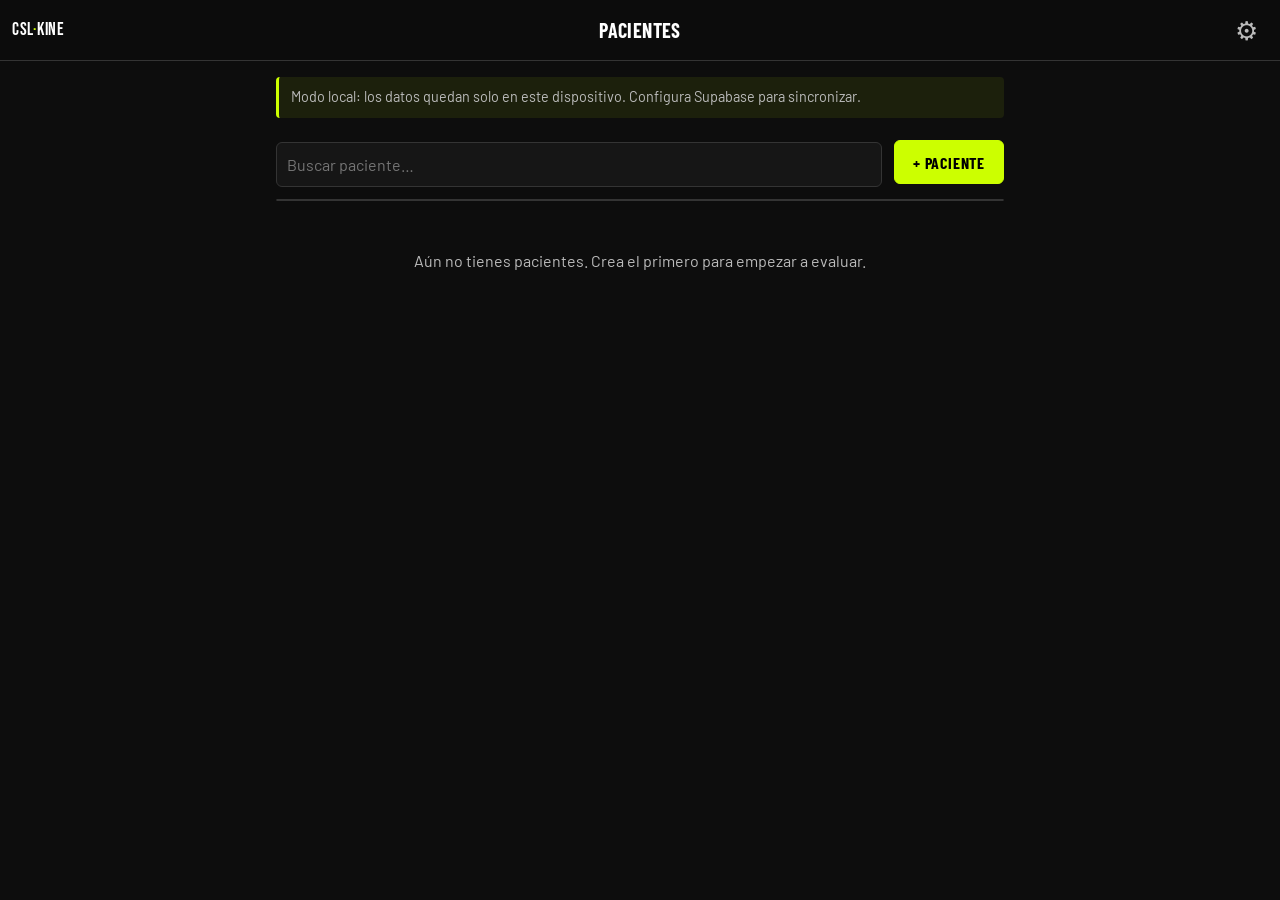
<file: kine/index.html>
<!DOCTYPE html>
<html lang="es">
<head>
  <meta charset="UTF-8" />
  <meta name="viewport" content="width=device-width, initial-scale=1, viewport-fit=cover" />
  <title>CSL Kine</title>
  <meta name="description" content="Evaluación kinésica y biomecánica por región: ROM, fuerza, tests especiales, funcionales, LSI y protocolo." />
  <meta name="robots" content="noindex, nofollow" />
  <meta name="theme-color" content="#0d0d0d" />
  <link rel="manifest" href="manifest.webmanifest" />
  <link rel="icon" href="icons/icon.svg" type="image/svg+xml" />
  <link rel="apple-touch-icon" href="icons/icon-192.png" />
  <meta name="apple-mobile-web-app-capable" content="yes" />
  <meta name="apple-mobile-web-app-status-bar-style" content="black-translucent" />
  <link rel="preconnect" href="https://fonts.googleapis.com" />
  <link rel="preconnect" href="https://fonts.gstatic.com" crossorigin />
  <link href="https://fonts.googleapis.com/css2?family=Bebas+Neue&family=Barlow:wght@400;600&family=Barlow+Condensed:wght@500;700&display=swap" rel="stylesheet" />
  <link rel="stylesheet" href="styles.css" />
</head>
<body>
  <div id="app"><main><p class="empty">Cargando…</p></main></div>
  <script type="module" src="app.js"></script>
</body>
</html>
</file>
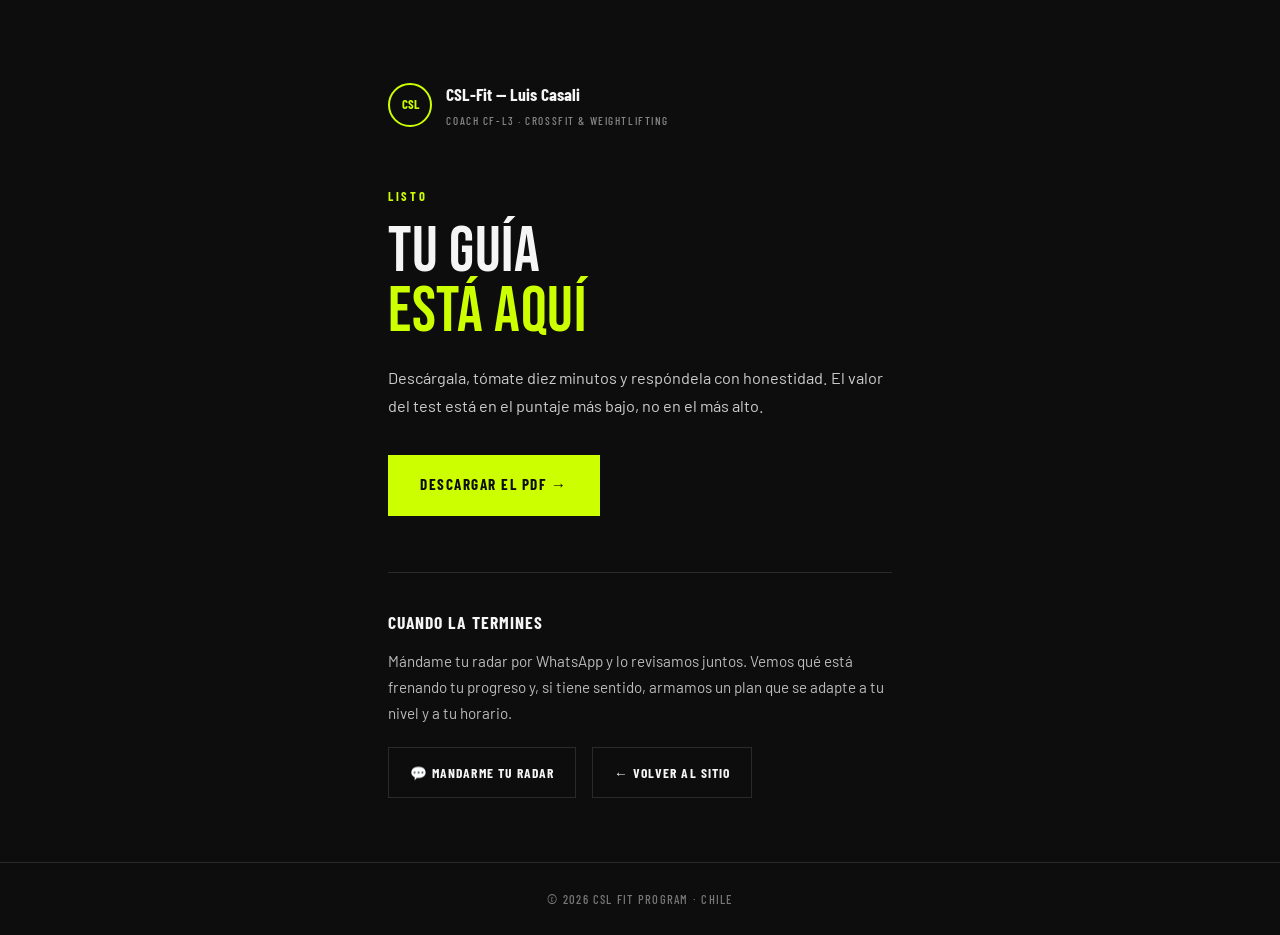
<file: gracias.html>
<!DOCTYPE html>
<html lang="es">
<head>
  <meta charset="UTF-8" />
  <meta name="viewport" content="width=device-width, initial-scale=1.0" />
  <title>Tu guía está lista — CSL Fit Program</title>
  <meta name="description" content="Descarga el Test de las 10 capacidades físicas de Luis Casali, CSL Fit Program." />
  <meta name="robots" content="noindex" />
  <meta name="theme-color" content="#111111" />

  <link rel="icon" type="image/x-icon" href="assets/favicon.ico" />
  <link rel="icon" type="image/png" sizes="32x32" href="assets/favicon-32.png" />
  <link rel="icon" type="image/png" sizes="16x16" href="assets/favicon-16.png" />
  <link rel="apple-touch-icon" href="assets/apple-touch-icon.png" />

  <link rel="preconnect" href="https://fonts.googleapis.com" />
  <link rel="preconnect" href="https://fonts.gstatic.com" crossorigin />
  <link href="https://fonts.googleapis.com/css2?family=Bebas+Neue&family=Barlow:wght@300;400;600&family=Barlow+Condensed:wght@500;700&display=swap" rel="stylesheet" />

  <!-- Google tag (gtag.js) -->
  <script async src="https://www.googletagmanager.com/gtag/js?id=G-JZTSQQKQC2"></script>
  <script>
    window.dataLayer = window.dataLayer || [];
    function gtag(){dataLayer.push(arguments);}
    gtag('js', new Date());
    gtag('config', 'G-JZTSQQKQC2');
  </script>

  <!-- Meta Pixel Code -->
  <script>
    !function(f,b,e,v,n,t,s)
    {if(f.fbq)return;n=f.fbq=function(){n.callMethod?
    n.callMethod.apply(n,arguments):n.queue.push(arguments)};
    if(!f._fbq)f._fbq=n;n.push=n;n.loaded=!0;n.version='2.0';
    n.queue=[];t=b.createElement(e);t.async=!0;
    t.src=v;s=b.getElementsByTagName(e)[0];
    s.parentNode.insertBefore(t,s)}(window, document,'script',
    'https://connect.facebook.net/en_US/fbevents.js');
    fbq('init', '984152100780445');
    fbq('track', 'PageView');
    fbq('track', 'Lead');
  </script>

  <style>
    :root {
      --dark: #111111;
      --card: #1A1A1A;
      --border: #2A2A2A;
      --text: #F5F5F5;
      --accent: #CCFF00;
      --font-display: 'Bebas Neue', Impact, sans-serif;
      --font-condensed: 'Barlow Condensed', 'Arial Narrow', sans-serif;
      --font-body: 'Barlow', system-ui, sans-serif;
    }

    * { margin: 0; padding: 0; box-sizing: border-box; }

    body {
      background: #0D0D0D;
      color: var(--text);
      font-family: var(--font-body);
      font-size: 16px;
      line-height: 1.7;
      min-height: 100vh;
      display: flex;
      flex-direction: column;
    }

    .wrap {
      flex: 1;
      max-width: 760px;
      margin: 0 auto;
      padding: 5rem 1.5rem 4rem;
      display: flex;
      flex-direction: column;
      justify-content: center;
    }

    .brand {
      display: flex;
      align-items: center;
      gap: 0.9rem;
      margin-bottom: 3.5rem;
    }

    .badge {
      width: 44px; height: 44px;
      border: 2px solid var(--accent);
      border-radius: 50%;
      display: flex; align-items: center; justify-content: center;
      font-family: var(--font-condensed);
      font-weight: 700; font-size: 0.8rem;
      color: var(--accent);
    }

    .brand-name { font-family: var(--font-condensed); font-weight: 700; font-size: 1.1rem; }
    .brand-sub {
      font-family: var(--font-condensed); font-weight: 500;
      font-size: 0.7rem; letter-spacing: 0.14em;
      text-transform: uppercase; color: #888; margin-top: 1px;
    }

    .label {
      font-family: var(--font-condensed);
      font-weight: 700; font-size: 0.78rem;
      letter-spacing: 0.22em; text-transform: uppercase;
      color: var(--accent); margin-bottom: 0.9rem;
    }

    h1 {
      font-family: var(--font-display);
      font-weight: 400;
      font-size: clamp(2.6rem, 9vw, 4rem);
      line-height: 0.95;
      letter-spacing: 0.01em;
      text-transform: uppercase;
      margin-bottom: 1.3rem;
    }

    h1 em { font-style: normal; color: var(--accent); }

    .lead { font-size: 1.02rem; color: #CCCCCC; max-width: 55ch; margin-bottom: 2.2rem; }

    .btn {
      display: inline-block;
      background: var(--accent);
      color: #0D0D0D;
      text-decoration: none;
      font-family: var(--font-condensed);
      font-weight: 700;
      font-size: 0.95rem;
      letter-spacing: 0.1em;
      text-transform: uppercase;
      padding: 1.1rem 2rem;
      transition: background 0.2s, transform 0.15s;
    }

    .btn:hover { background: #fff; transform: translateY(-2px); }

    .next {
      margin-top: 3.5rem;
      border-top: 1px solid var(--border);
      padding-top: 2.2rem;
    }

    .next h2 {
      font-family: var(--font-condensed);
      font-weight: 700; font-size: 1.1rem;
      letter-spacing: 0.06em; text-transform: uppercase;
      margin-bottom: 0.7rem;
    }

    .next p { color: #BBBBBB; font-size: 0.95rem; max-width: 56ch; margin-bottom: 1.3rem; }

    .links { display: flex; flex-wrap: wrap; gap: 1rem; }

    .link-ghost {
      border: 1px solid var(--border);
      color: var(--text);
      text-decoration: none;
      font-family: var(--font-condensed);
      font-weight: 700; font-size: 0.85rem;
      letter-spacing: 0.08em; text-transform: uppercase;
      padding: 0.8rem 1.3rem;
      transition: border-color 0.2s, color 0.2s;
    }

    .link-ghost:hover { border-color: var(--accent); color: var(--accent); }

    footer {
      border-top: 1px solid var(--border);
      padding: 1.6rem 1.5rem;
      text-align: center;
      font-family: var(--font-condensed);
      font-weight: 500; font-size: 0.78rem;
      letter-spacing: 0.1em; text-transform: uppercase;
      color: #777;
    }
  </style>
</head>
<body>

<noscript><img height="1" width="1" style="display:none" alt=""
src="https://www.facebook.com/tr?id=984152100780445&amp;ev=PageView&amp;noscript=1" /></noscript>

<div class="wrap">
  <div class="brand">
    <div class="badge">CSL</div>
    <div>
      <div class="brand-name">CSL-Fit — Luis Casali</div>
      <div class="brand-sub">Coach CF-L3 · CrossFit &amp; Weightlifting</div>
    </div>
  </div>

  <p class="label">Listo</p>
  <h1>Tu guía<br><em>está aquí</em></h1>
  <p class="lead">
    Descárgala, tómate diez minutos y respóndela con honestidad. El valor del test está en el puntaje más bajo, no en el más alto.
  </p>

  <div>
    <a href="assets/test-10-capacidades.pdf" download class="btn">Descargar el PDF →</a>
  </div>

  <div class="next">
    <h2>Cuando la termines</h2>
    <p>
      Mándame tu radar por WhatsApp y lo revisamos juntos. Vemos qué está frenando tu progreso y, si tiene sentido, armamos un plan que se adapte a tu nivel y a tu horario.
    </p>
    <div class="links">
      <a href="https://wa.me/56977095712?text=Hola%20Luis,%20hice%20el%20test%20de%20las%2010%20capacidades%20y%20quiero%20revisar%20mi%20resultado" target="_blank" class="link-ghost">💬 Mandarme tu radar</a>
      <a href="/" class="link-ghost">← Volver al sitio</a>
    </div>
  </div>
</div>

<footer>© 2026 CSL Fit Program · Chile</footer>

</body>
</html>
</file>
<file: kine/styles.css>
:root {
  --black: #0d0d0d;
  --dark: #161616;
  --card: #1f1f1f;
  --border: #343434;
  --accent: #CCFF00;
  --text: #ffffff;
  --muted: #bbbbbb;
  --warn: #ffb020;
  --alert: #ff5a4f;
  --ok: #7fd67f;
  --font-display: 'Bebas Neue', 'Arial Narrow', sans-serif;
  --font-condensed: 'Barlow Condensed', 'Arial Narrow', sans-serif;
  --font-body: 'Barlow', Arial, sans-serif;
  color-scheme: dark;
}

* { box-sizing: border-box; }
html { -webkit-text-size-adjust: 100%; }
body {
  margin: 0;
  background: var(--black);
  color: var(--text);
  font-family: var(--font-body);
  font-size: 16px;
  line-height: 1.45;
  padding-bottom: env(safe-area-inset-bottom);
}
a { color: inherit; text-decoration: none; }
h1, h2, h3 { font-family: var(--font-condensed); font-weight: 700; letter-spacing: 0.02em; margin: 0; }
h2 { font-size: 1.35rem; text-transform: uppercase; }
h3 { font-size: 1.15rem; text-transform: uppercase; margin-bottom: 12px; }
h3 small { text-transform: none; font-weight: 500; font-size: 0.85rem; letter-spacing: 0; }
code { font-size: 0.85em; color: var(--accent); }

main { max-width: 760px; margin: 0 auto; padding: 16px; }

/* Topbar */
.topbar {
  position: sticky; top: 0; z-index: 10;
  display: grid; grid-template-columns: 44px 1fr 44px; align-items: center;
  padding: calc(8px + env(safe-area-inset-top)) 12px 8px;
  background: rgba(13, 13, 13, 0.94);
  backdrop-filter: blur(8px);
  border-bottom: 1px solid var(--border);
}
.topbar h1 { text-align: center; font-size: 1.25rem; text-transform: uppercase; white-space: nowrap; overflow: hidden; text-overflow: ellipsis; }
.back, .icon-btn { font-size: 1.6rem; line-height: 1; display: grid; place-items: center; height: 44px; color: var(--muted); }
.back { font-size: 2.2rem; color: var(--accent); }
.brand { font-family: var(--font-display); font-size: 1.1rem; letter-spacing: 0.04em; white-space: nowrap; }
.brand span { color: var(--accent); }
.brand.big { font-size: 2.6rem; }

/* Cards / layout */
.card { background: var(--card); border: 1px solid var(--border); border-radius: 10px; padding: 16px; margin-bottom: 16px; }
.card-head { display: flex; justify-content: space-between; align-items: flex-start; gap: 12px; }
.card-head h3 { margin-bottom: 8px; }
.toolbar { display: flex; gap: 12px; align-items: center; justify-content: space-between; margin: 20px 0 12px; }
.toolbar input { flex: 1; }
.muted { color: var(--muted); }
.center { text-align: center; }
.hint { color: var(--muted); font-size: 0.85rem; margin: -4px 0 12px; }
.empty { color: var(--muted); text-align: center; padding: 32px 0; }
.banner { background: rgba(204, 255, 0, 0.08); border-left: 3px solid var(--accent); padding: 10px 12px; font-size: 0.9rem; color: var(--muted); margin: 0 0 8px; border-radius: 4px; }
.notes, .pre { white-space: pre-wrap; margin: 8px 0 0; }
.plain { padding-left: 18px; margin: 0 0 12px; }

/* Forms */
label { display: block; font-family: var(--font-condensed); font-weight: 500; text-transform: uppercase; font-size: 0.85rem; letter-spacing: 0.04em; color: var(--muted); margin-bottom: 12px; }
input, select, textarea {
  display: block; width: 100%; margin-top: 4px;
  background: var(--dark); color: var(--text);
  border: 1px solid var(--border); border-radius: 6px;
  padding: 10px; font: inherit; font-size: 16px; text-transform: none; letter-spacing: 0;
}
input:focus, select:focus, textarea:focus { outline: 2px solid var(--accent); outline-offset: -1px; border-color: transparent; }
textarea { resize: vertical; }
.row { display: grid; grid-template-columns: 1fr 1fr; gap: 12px; }
.row label { min-width: 0; }

/* Buttons */
.btn {
  display: inline-flex; align-items: center; justify-content: center;
  min-height: 44px; padding: 0 18px; border-radius: 6px; border: 1px solid var(--border);
  background: transparent; color: var(--text); cursor: pointer;
  font-family: var(--font-condensed); font-weight: 700; font-size: 1rem; text-transform: uppercase; letter-spacing: 0.05em;
  white-space: nowrap; margin: 0;
}
.btn.primary { background: var(--accent); color: #000; border-color: var(--accent); }
.btn.danger { color: var(--alert); border-color: rgba(255, 90, 79, 0.5); }
.btn.small { min-height: 34px; padding: 0 12px; font-size: 0.85rem; }
.btn:disabled { opacity: 0.5; }
.actions { display: flex; gap: 10px; justify-content: flex-end; flex-wrap: wrap; margin-top: 8px; }
.actions.left { justify-content: flex-start; }
.actions.sticky {
  position: sticky; bottom: 0; padding: 12px 0 calc(12px + env(safe-area-inset-bottom));
  background: linear-gradient(transparent, var(--black) 30%);
}
.actions .btn.danger { margin-right: auto; }

/* Lists */
.list { list-style: none; padding: 0; margin: 0 0 16px; border: 1px solid var(--border); border-radius: 10px; overflow: hidden; }
.list li + li { border-top: 1px solid var(--border); }
.list a { display: flex; flex-direction: column; padding: 14px 16px; background: var(--card); }
.list a:active { background: var(--dark); }
.list strong { font-family: var(--font-condensed); font-size: 1.15rem; letter-spacing: 0.02em; }
.tag { display: inline-block; padding: 0 8px; border-radius: 99px; font-size: 0.8rem; font-weight: 600; }
.tag.ok { color: var(--ok); background: rgba(127, 214, 127, 0.1); }
.tag.warn { color: var(--warn); background: rgba(255, 176, 32, 0.12); }
.tag.alert { color: var(--alert); background: rgba(255, 90, 79, 0.12); }

/* Evaluation grid */
.grid { width: 100%; border-collapse: collapse; table-layout: fixed; }
.grid th, .grid td { padding: 4px; vertical-align: middle; }
.grid thead th { font-family: var(--font-condensed); color: var(--muted); font-weight: 500; font-size: 0.85rem; }
.grid tbody th { text-align: left; font-weight: 400; font-size: 0.9rem; line-height: 1.2; width: 38%; }
.grid td { text-align: center; }
.grid input, .grid select { margin: 0; padding: 8px 4px; text-align: center; }
.grid select { font-size: 14px; padding: 8px 2px; }
.grid input.below { border-color: var(--warn); color: var(--warn); }
.grid .asym { font-size: 0.85rem; color: var(--muted); width: 12%; }
.grid .asym.flag { color: var(--alert); font-weight: 600; }
.grid thead th:nth-child(4), .grid thead th:nth-child(5) { width: 12%; }

/* Analysis */
.metrics { display: grid; grid-template-columns: 1fr 1fr; gap: 10px; margin-bottom: 12px; }
.metric { background: var(--dark); border-radius: 6px; padding: 10px; display: flex; flex-direction: column; gap: 2px; }
.metric span { font-size: 0.8rem; text-transform: uppercase; font-family: var(--font-condensed); }
.findings { list-style: none; padding: 0; margin: 0; }
.findings li { padding: 8px 10px 8px 12px; border-left: 3px solid var(--warn); background: var(--dark); border-radius: 4px; margin-bottom: 6px; font-size: 0.95rem; }
.findings li.alert { border-left-color: var(--alert); }

/* Evolution */
.table-wrap { overflow-x: auto; border: 1px solid var(--border); border-radius: 10px; margin-top: 12px; }
.evo { border-collapse: collapse; width: 100%; font-size: 0.9rem; }
.evo th, .evo td { padding: 8px 10px; border-bottom: 1px solid var(--border); white-space: nowrap; text-align: right; }
.evo td:first-child, .evo th:first-child { text-align: left; position: sticky; left: 0; background: var(--card); }
.evo thead th { font-family: var(--font-condensed); color: var(--muted); font-weight: 500; }
.evo .group th { text-align: left; font-family: var(--font-condensed); text-transform: uppercase; color: var(--accent); background: var(--dark); }
.evo small { display: block; font-size: 0.75rem; }
.evo small.up { color: var(--ok); }
.evo small.down { color: var(--alert); }

/* Login */
.login { min-height: 100vh; display: flex; flex-direction: column; justify-content: center; text-align: center; max-width: 420px; }
.login form { text-align: left; margin-top: 24px; }
.login .btn { width: 100%; }

/* Report */
.report-head { display: flex; gap: 20px; align-items: center; border-bottom: 3px solid var(--accent); padding-bottom: 12px; margin-bottom: 16px; }
.report-head h1 { font-size: 1.6rem; text-transform: uppercase; }
.report-head p { margin: 4px 0 0; }
.report h3 { margin: 20px 0 8px; }
.report-table { width: 100%; border-collapse: collapse; font-size: 0.9rem; }
.report-table th, .report-table td { padding: 6px 8px; border-bottom: 1px solid var(--border); text-align: center; }
.report-table th[scope="row"] { text-align: left; font-weight: 400; }
.report-table thead th { font-family: var(--font-condensed); color: var(--muted); font-weight: 500; }
.report-table .flag { color: var(--alert); font-weight: 600; }
.report-foot { margin-top: 32px; padding-top: 10px; border-top: 1px solid var(--border); font-family: var(--font-condensed); color: var(--muted); font-size: 0.85rem; text-align: center; letter-spacing: 0.04em; }

/* Toast */
.toast {
  position: fixed; left: 50%; bottom: calc(24px + env(safe-area-inset-bottom)); transform: translateX(-50%);
  background: var(--accent); color: #000; padding: 10px 18px; border-radius: 6px; font-weight: 600; z-index: 100;
  max-width: calc(100% - 32px);
}
.toast.error { background: var(--alert); color: #fff; }

@media (max-width: 420px) {
  .row { grid-template-columns: 1fr; }
  .metrics { grid-template-columns: 1fr; }
  .grid tbody th { font-size: 0.82rem; }
}

@media print {
  :root { --text: #000; --muted: #444; --border: #ccc; --card: #fff; --dark: #f4f4f4; --alert: #c62828; --warn: #b26a00; }
  body { background: #fff; color: #000; }
  .no-print { display: none !important; }
  main { max-width: none; padding: 0; }
  .report-head { border-bottom-color: #000; }
  .brand span { color: #000; }
  .report h3 { break-after: avoid; }
  .report-table, .findings li { break-inside: avoid; }
}

/* Multi-región */
.small { font-size: 0.85rem; font-weight: 400; }
select.compact { width: auto; margin: 0; padding: 6px 10px; }
.region-grid { display: grid; grid-template-columns: repeat(2, 1fr); gap: 12px; margin-top: 16px; }
.region-card {
  display: flex; align-items: center; justify-content: center; text-align: center;
  min-height: 88px; padding: 12px; border-radius: 10px;
  background: var(--card); border: 1px solid var(--border);
  font-family: var(--font-condensed); font-weight: 700; font-size: 1.2rem; text-transform: uppercase; letter-spacing: 0.04em;
}
.region-card:hover, .region-card:focus-visible { border-color: var(--accent); color: var(--accent); }
.report-table.ctx th[scope="row"] { width: 35%; color: var(--muted); }
.report-table.ctx td { text-align: left; }
</file>
